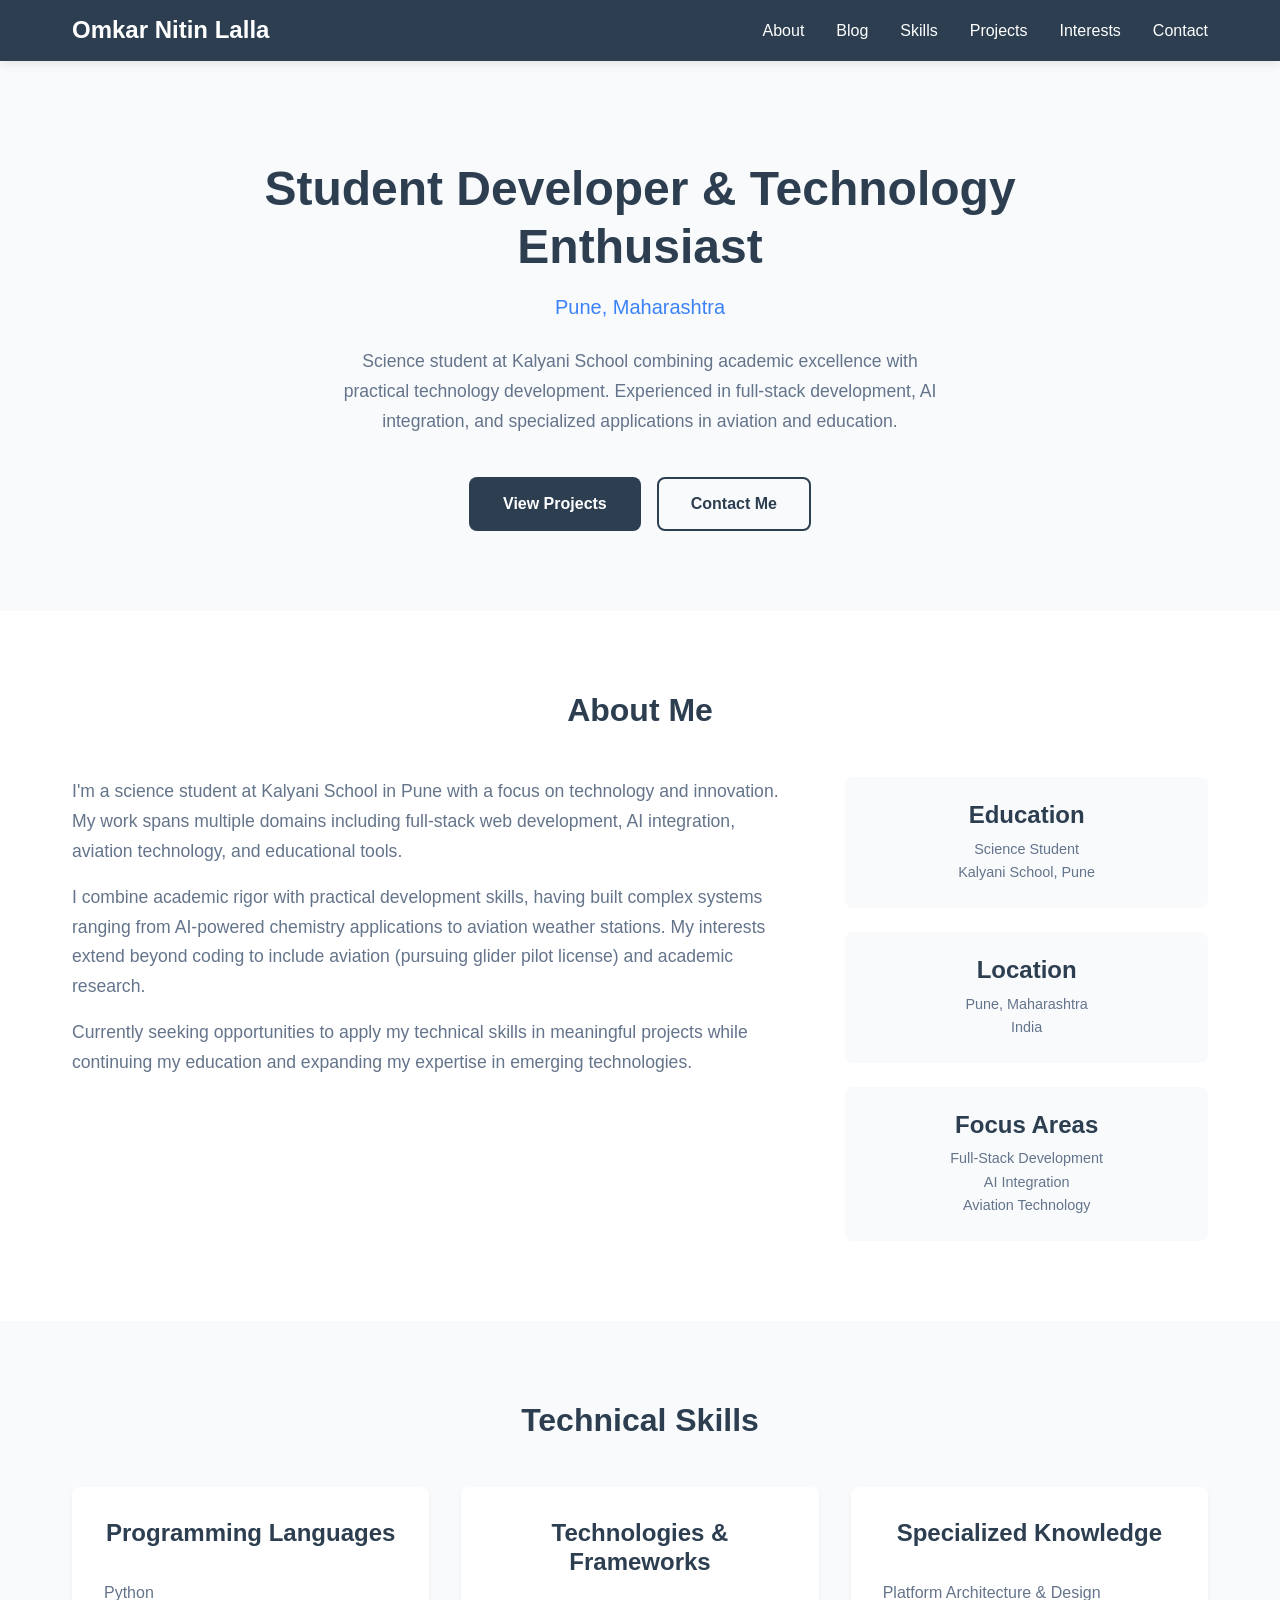
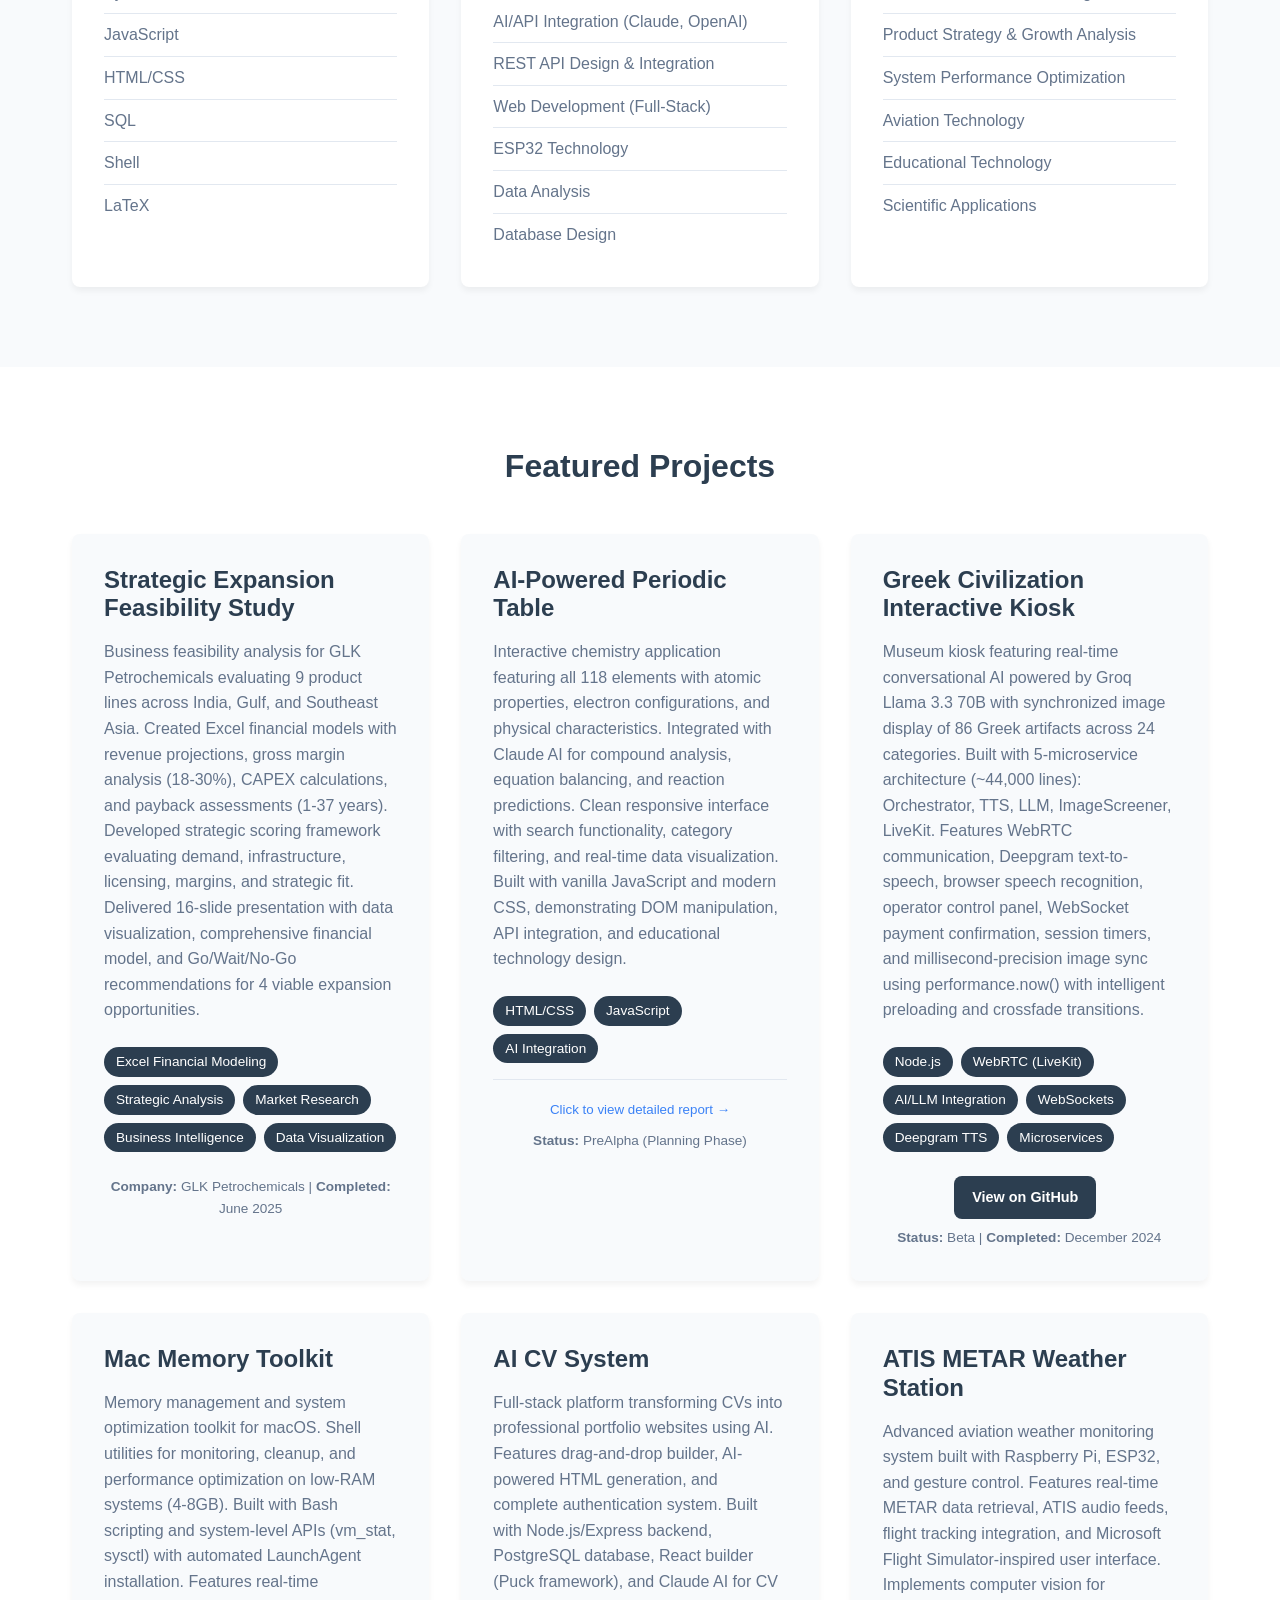
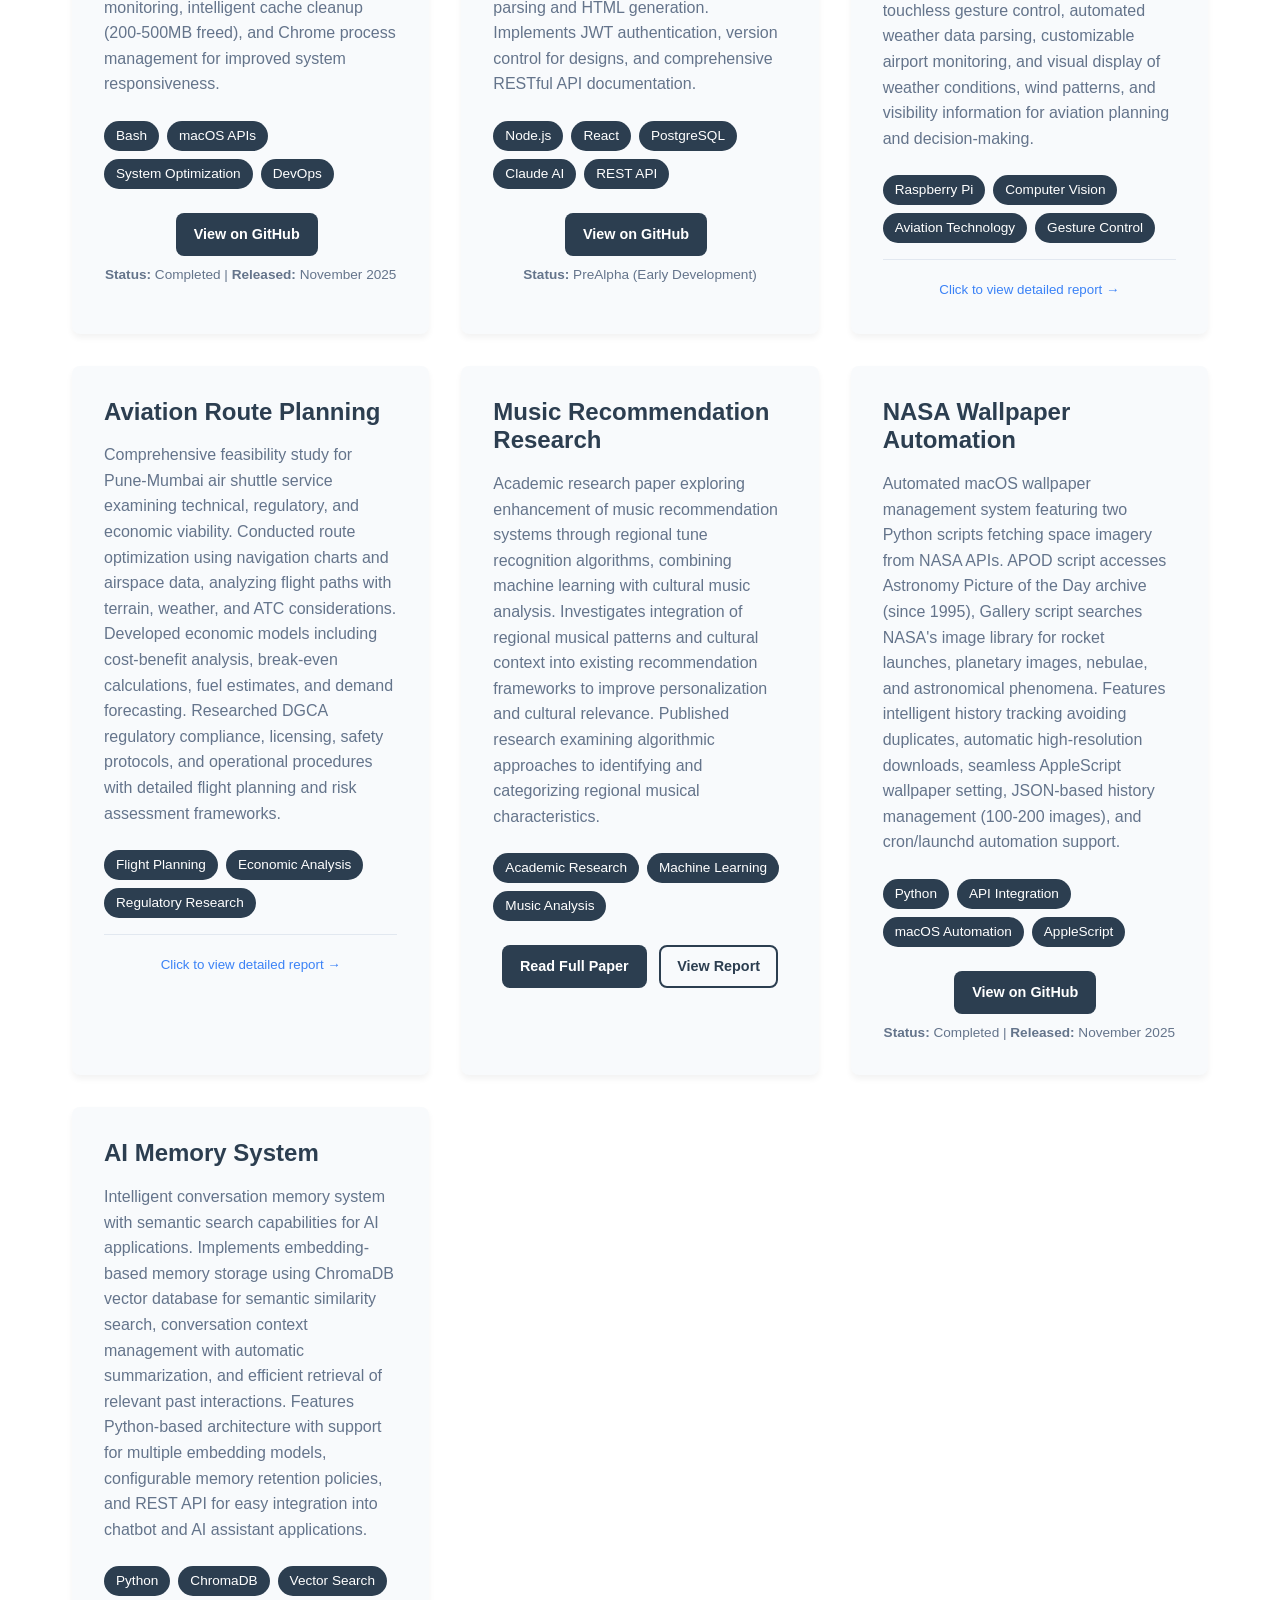
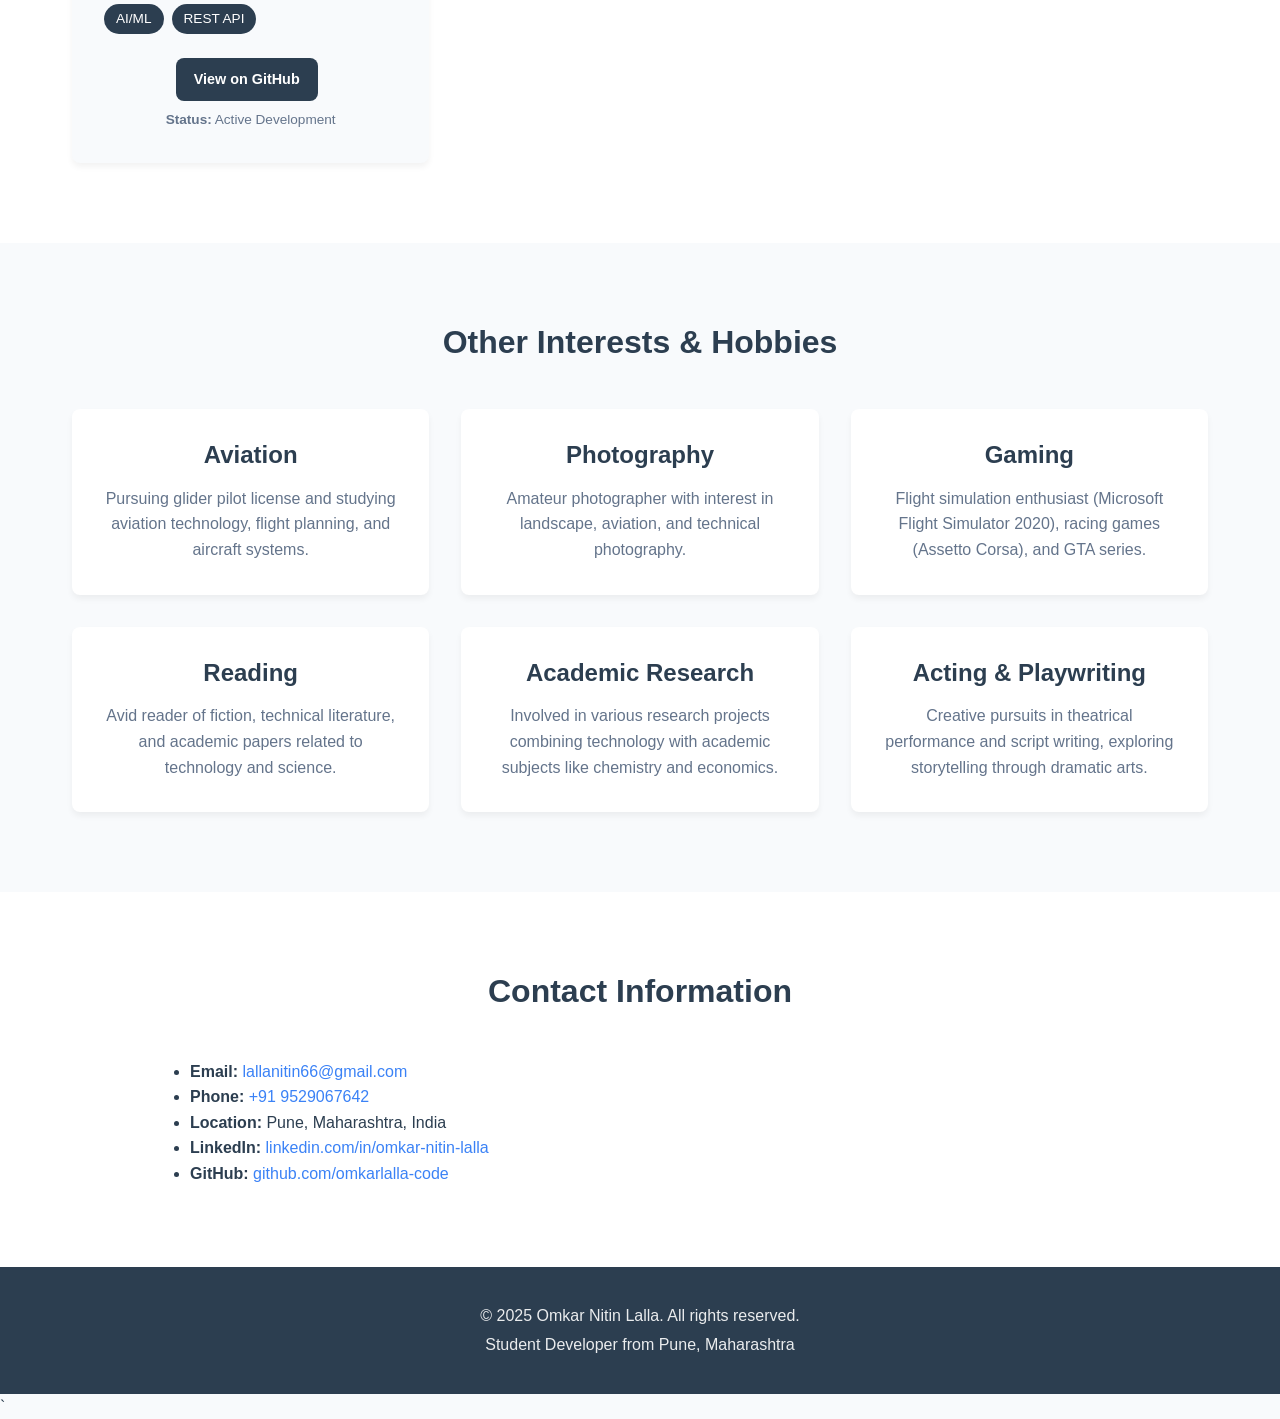
<file: index.html>
<!DOCTYPE html>
<html lang="en">
<head>
    <meta charset="UTF-8">
    <meta name="viewport" content="width=device-width, initial-scale=1.0">
    <title>Omkar Nitin Lalla - Developer & Product Strategist</title>
    <link rel="stylesheet" href="styles.css">
    <meta name="description" content="Omkar Nitin Lalla - Developer and product strategist from Pune. Full-stack development, AI integration, API architecture, and system optimization. Building software that solves real problems.">
</head>
<body>
    <!-- Header -->
    <header class="header">
        <nav class="nav">
            <div class="nav-brand">
                <h1>Omkar Nitin Lalla</h1>
            </div>
            <ul class="nav-menu">
                <li><a href="#about">About</a></li>
                <li><a href="https://omkarlalla-code.hashnode.dev/" target="_blank">Blog</a></li>
                <li><a href="#skills">Skills</a></li>
                <li><a href="#projects">Projects</a></li>
                <li><a href="#interests">Interests</a></li>
                <li><a href="#contact">Contact</a></li>
            </ul>
        </nav>
    </header>

    <!-- Main Content -->
    <main class="main">
        <!-- Hero Section -->
        <section id="home" class="hero">
            <div class="container">
                <div class="hero-content">
                    <h2 class="hero-title">Student Developer & Technology Enthusiast</h2>
                    <p class="hero-subtitle">Pune, Maharashtra</p>
                    <p class="hero-description">
                        Science student at Kalyani School combining academic excellence with practical technology development.
                        Experienced in full-stack development, AI integration, and specialized applications in aviation and education.
                    </p>
                    <div class="hero-actions">
                        <a href="#projects" class="btn btn-primary">View Projects</a>
                        <a href="#contact" class="btn btn-secondary">Contact Me</a>
                    </div>
                </div>
            </div>
        </section>

        <!-- About Section -->
        <section id="about" class="about">
            <div class="container">
                <h2 class="section-title">About Me</h2>
                <div class="about-content">
                    <div class="about-text">
                        <p>
                            I'm a science student at Kalyani School in Pune with a focus on technology and innovation.
                            My work spans multiple domains including full-stack web development, AI integration, aviation technology,
                            and educational tools.
                        </p>
                        <p>
                            I combine academic rigor with practical development skills, having built complex systems ranging from
                            AI-powered chemistry applications to aviation weather stations. My interests extend beyond coding
                            to include aviation (pursuing glider pilot license) and academic research.
                        </p>
                        <p>
                            Currently seeking opportunities to apply my technical skills in meaningful projects while continuing
                            my education and expanding my expertise in emerging technologies.
                        </p>
                    </div>
                    <div class="about-details">
                        <div class="detail-card">
                            <h3>Education</h3>
                            <p>Science Student<br>Kalyani School, Pune</p>
                        </div>
                        <div class="detail-card">
                            <h3>Location</h3>
                            <p>Pune, Maharashtra<br>India</p>
                        </div>
                        <div class="detail-card">
                            <h3>Focus Areas</h3>
                            <p>Full-Stack Development<br>AI Integration<br>Aviation Technology</p>
                        </div>
                    </div>
                </div>
            </div>
        </section>

        <!-- Skills Section -->
        <section id="skills" class="skills">
            <div class="container">
                <h2 class="section-title">Technical Skills</h2>
                <div class="skills-grid">
                    <div class="skill-category">
                        <h3>Programming Languages</h3>
                        <ul>
                            <li>Python</li>
                            <li>JavaScript</li>
                            <li>HTML/CSS</li>
                            <li>SQL</li>
                            <li>Shell</li>
                            <li>LaTeX</li>
                        </ul>
                    </div>
                    <div class="skill-category">
                        <h3>Technologies & Frameworks</h3>
                        <ul>
                            <li>AI/API Integration (Claude, OpenAI)</li>
                            <li>REST API Design & Integration</li>
                            <li>Web Development (Full-Stack)</li>
                            <li>ESP32 Technology</li>
                            <li>Data Analysis</li>
                            <li>Database Design</li>
                        </ul>
                    </div>
                    <div class="skill-category">
                        <h3>Specialized Knowledge</h3>
                        <ul>
                            <li>Platform Architecture & Design</li>
                            <li>Product Strategy & Growth Analysis</li>
                            <li>System Performance Optimization</li>
                            <li>Aviation Technology</li>
                            <li>Educational Technology</li>
                            <li>Scientific Applications</li>
                        </ul>
                    </div>
                </div>
            </div>
        </section>

        <!-- Projects Section -->
        <section id="projects" class="projects">
            <div class="container">
                <h2 class="section-title">Featured Projects</h2>
                <div class="projects-grid">
                    <div class="project-card">
                        <h3>Strategic Expansion Feasibility Study</h3>
                        <p>
                            Business feasibility analysis for GLK Petrochemicals evaluating 9 product lines across India, Gulf, and Southeast Asia. Created Excel financial models with revenue projections, gross margin analysis (18-30%), CAPEX calculations, and payback assessments (1-37 years). Developed strategic scoring framework evaluating demand, infrastructure, licensing, margins, and strategic fit. Delivered 16-slide presentation with data visualization, comprehensive financial model, and Go/Wait/No-Go recommendations for 4 viable expansion opportunities.
                        </p>
                        <div class="project-tech">
                            <span>Excel Financial Modeling</span>
                            <span>Strategic Analysis</span>
                            <span>Market Research</span>
                            <span>Business Intelligence</span>
                            <span>Data Visualization</span>
                        </div>
                        <div class="project-link" style="border-top: none; padding-top: 0.5rem; margin-top: 1rem;">
                            <span style="display: block; font-size: 0.85rem; color: #64748b;"><strong>Company:</strong> GLK Petrochemicals | <strong>Completed:</strong> June 2025</span>
                        </div>
                    </div>

                    <div class="project-card" onclick="window.open('Project_Reports/periodic_table_report.html', '_blank')" style="cursor: pointer;">
                        <h3>AI-Powered Periodic Table</h3>
                        <p>
                            Interactive chemistry application featuring all 118 elements with atomic properties, electron configurations, and physical characteristics. Integrated with Claude AI for compound analysis, equation balancing, and reaction predictions. Clean responsive interface with search functionality, category filtering, and real-time data visualization. Built with vanilla JavaScript and modern CSS, demonstrating DOM manipulation, API integration, and educational technology design.
                        </p>
                        <div class="project-tech">
                            <span>HTML/CSS</span>
                            <span>JavaScript</span>
                            <span>AI Integration</span>
                        </div>
                        <div class="project-link">
                            <small style="color: #3b82f6; font-weight: 500;">Click to view detailed report →</small>
                            <span style="display: block; margin-top: 0.5rem; font-size: 0.85rem; color: #64748b;"><strong>Status:</strong> PreAlpha (Planning Phase)</span>
                        </div>
                    </div>

                    <div class="project-card">
                        <h3>Greek Civilization Interactive Kiosk</h3>
                        <p>
                            Museum kiosk featuring real-time conversational AI powered by Groq Llama 3.3 70B with synchronized image display of 86 Greek artifacts across 24 categories. Built with 5-microservice architecture (~44,000 lines): Orchestrator, TTS, LLM, ImageScreener, LiveKit. Features WebRTC communication, Deepgram text-to-speech, browser speech recognition, operator control panel, WebSocket payment confirmation, session timers, and millisecond-precision image sync using performance.now() with intelligent preloading and crossfade transitions.
                        </p>
                        <div class="project-tech">
                            <span>Node.js</span>
                            <span>WebRTC (LiveKit)</span>
                            <span>AI/LLM Integration</span>
                            <span>WebSockets</span>
                            <span>Deepgram TTS</span>
                            <span>Microservices</span>
                        </div>
                        <div class="project-link" style="border-top: none; padding-top: 0.5rem; margin-top: 1rem;">
                            <a href="https://github.com/omkarlalla-code/kiosk-project" target="_blank" class="btn btn-primary" style="font-size: 0.9rem; padding: 0.5rem 1rem; margin-right: 0.5rem;">View on GitHub</a>
                            <span style="display: block; margin-top: 0.5rem; font-size: 0.85rem; color: #64748b;"><strong>Status:</strong> Beta | <strong>Completed:</strong> December 2024</span>
                        </div>
                    </div>

                    <div class="project-card">
                        <h3>Mac Memory Toolkit</h3>
                        <p>
                            Memory management and system optimization toolkit for macOS. Shell utilities for monitoring, cleanup, and performance optimization on low-RAM systems (4-8GB). Built with Bash scripting and system-level APIs (vm_stat, sysctl) with automated LaunchAgent installation. Features real-time monitoring, intelligent cache cleanup (200-500MB freed), and Chrome process management for improved system responsiveness.
                        </p>
                        <div class="project-tech">
                            <span>Bash</span>
                            <span>macOS APIs</span>
                            <span>System Optimization</span>
                            <span>DevOps</span>
                        </div>
                        <div class="project-link" style="border-top: none; padding-top: 0.5rem; margin-top: 1rem;">
                            <a href="https://github.com/omkarlalla-code/mac-memory-toolkit" target="_blank" class="btn btn-primary" style="font-size: 0.9rem; padding: 0.5rem 1rem; margin-right: 0.5rem;">View on GitHub</a>
                            <span style="display: block; margin-top: 0.5rem; font-size: 0.85rem; color: #64748b;"><strong>Status:</strong> Completed | <strong>Released:</strong> November 2025</span>
                        </div>
                    </div>

                    <div class="project-card">
                        <h3>AI CV System</h3>
                        <p>
                            Full-stack platform transforming CVs into professional portfolio websites using AI. Features drag-and-drop builder, AI-powered HTML generation, and complete authentication system. Built with Node.js/Express backend, PostgreSQL database, React builder (Puck framework), and Claude AI for CV parsing and HTML generation. Implements JWT authentication, version control for designs, and comprehensive RESTful API documentation.
                        </p>
                        <div class="project-tech">
                            <span>Node.js</span>
                            <span>React</span>
                            <span>PostgreSQL</span>
                            <span>Claude AI</span>
                            <span>REST API</span>
                        </div>
                        <div class="project-link" style="border-top: none; padding-top: 0.5rem; margin-top: 1rem;">
                            <a href="https://github.com/omkarlalla-code/ai-cv-system" target="_blank" class="btn btn-primary" style="font-size: 0.9rem; padding: 0.5rem 1rem; margin-right: 0.5rem;">View on GitHub</a>
                            <span style="display: block; margin-top: 0.5rem; font-size: 0.85rem; color: #64748b;"><strong>Status:</strong> PreAlpha (Early Development)</span>
                        </div>
                    </div>

                    <div class="project-card" onclick="window.open('Project_Reports/atis_weather_station_report.html', '_blank')" style="cursor: pointer;">
                        <h3>ATIS METAR Weather Station</h3>
                        <p>
                            Advanced aviation weather monitoring system built with Raspberry Pi, ESP32, and gesture control. Features real-time METAR data retrieval, ATIS audio feeds, flight tracking integration, and Microsoft Flight Simulator-inspired user interface. Implements computer vision for touchless gesture control, automated weather data parsing, customizable airport monitoring, and visual display of weather conditions, wind patterns, and visibility information for aviation planning and decision-making.
                        </p>
                        <div class="project-tech">
                            <span>Raspberry Pi</span>
                            <span>Computer Vision</span>
                            <span>Aviation Technology</span>
                            <span>Gesture Control</span>
                        </div>
                        <div class="project-link">
                            <small style="color: #3b82f6; font-weight: 500;">Click to view detailed report →</small>
                        </div>
                    </div>
                    
                    <div class="project-card" onclick="window.open('Project_Reports/aviation_planning_report.html', '_blank')" style="cursor: pointer;">
                        <h3>Aviation Route Planning</h3>
                        <p>
                            Comprehensive feasibility study for Pune-Mumbai air shuttle service examining technical, regulatory, and economic viability. Conducted route optimization using navigation charts and airspace data, analyzing flight paths with terrain, weather, and ATC considerations. Developed economic models including cost-benefit analysis, break-even calculations, fuel estimates, and demand forecasting. Researched DGCA regulatory compliance, licensing, safety protocols, and operational procedures with detailed flight planning and risk assessment frameworks.
                        </p>
                        <div class="project-tech">
                            <span>Flight Planning</span>
                            <span>Economic Analysis</span>
                            <span>Regulatory Research</span>
                        </div>
                        <div class="project-link">
                            <small style="color: #3b82f6; font-weight: 500;">Click to view detailed report →</small>
                        </div>
                    </div>
                    
                    <div class="project-card">
                        <h3>Music Recommendation Research</h3>
                        <p>
                            Academic research paper exploring enhancement of music recommendation systems through regional tune recognition algorithms, combining machine learning with cultural music analysis. Investigates integration of regional musical patterns and cultural context into existing recommendation frameworks to improve personalization and cultural relevance. Published research examining algorithmic approaches to identifying and categorizing regional musical characteristics.
                        </p>
                        <div class="project-tech">
                            <span>Academic Research</span>
                            <span>Machine Learning</span>
                            <span>Music Analysis</span>
                        </div>
                        <div class="project-link" style="border-top: none; padding-top: 0.5rem; margin-top: 1rem;">
                            <a href="https://www.scribd.com/document/855293851/Enhancing-Music-Recommendation-Systems-With-Regional-Tune-Recognition-Final-1" target="_blank" class="btn btn-primary" style="font-size: 0.9rem; padding: 0.5rem 1rem; margin-right: 0.5rem;">Read Full Paper</a>
                            <a href="Project_Reports/music_recommendation_research_report.html" target="_blank" class="btn btn-secondary" style="font-size: 0.9rem; padding: 0.5rem 1rem;">View Report</a>
                        </div>
                    </div>

                    <div class="project-card">
                        <h3>NASA Wallpaper Automation</h3>
                        <p>
                            Automated macOS wallpaper management system featuring two Python scripts fetching space imagery from NASA APIs. APOD script accesses Astronomy Picture of the Day archive (since 1995), Gallery script searches NASA's image library for rocket launches, planetary images, nebulae, and astronomical phenomena. Features intelligent history tracking avoiding duplicates, automatic high-resolution downloads, seamless AppleScript wallpaper setting, JSON-based history management (100-200 images), and cron/launchd automation support.
                        </p>
                        <div class="project-tech">
                            <span>Python</span>
                            <span>API Integration</span>
                            <span>macOS Automation</span>
                            <span>AppleScript</span>
                        </div>
                        <div class="project-link" style="border-top: none; padding-top: 0.5rem; margin-top: 1rem;">
                            <a href="https://github.com/omkarlalla-code/nasa-wallpaper" target="_blank" class="btn btn-primary" style="font-size: 0.9rem; padding: 0.5rem 1rem; margin-right: 0.5rem;">View on GitHub</a>
                            <span style="display: block; margin-top: 0.5rem; font-size: 0.85rem; color: #64748b;"><strong>Status:</strong> Completed | <strong>Released:</strong> November 2025</span>
                        </div>
                    </div>

                    <div class="project-card">
                        <h3>AI Memory System</h3>
                        <p>
                            Intelligent conversation memory system with semantic search capabilities for AI applications. Implements embedding-based memory storage using ChromaDB vector database for semantic similarity search, conversation context management with automatic summarization, and efficient retrieval of relevant past interactions. Features Python-based architecture with support for multiple embedding models, configurable memory retention policies, and REST API for easy integration into chatbot and AI assistant applications.
                        </p>
                        <div class="project-tech">
                            <span>Python</span>
                            <span>ChromaDB</span>
                            <span>Vector Search</span>
                            <span>AI/ML</span>
                            <span>REST API</span>
                        </div>
                        <div class="project-link" style="border-top: none; padding-top: 0.5rem; margin-top: 1rem;">
                            <a href="https://github.com/omkarlalla-code/ai-memory-system" target="_blank" class="btn btn-primary" style="font-size: 0.9rem; padding: 0.5rem 1rem; margin-right: 0.5rem;">View on GitHub</a>
                            <span style="display: block; margin-top: 0.5rem; font-size: 0.85rem; color: #64748b;"><strong>Status:</strong> Active Development</span>
                        </div>
                    </div>

                </div>
            </div>
        </section>

        <!-- Interests Section -->
        <section id="interests" class="interests">
            <div class="container">
                <h2 class="section-title">Other Interests & Hobbies</h2>
                <div class="interests-grid">
                    <div class="interest-card">
                        <h3>Aviation</h3>
                        <p>Pursuing glider pilot license and studying aviation technology, flight planning, and aircraft systems.</p>
                    </div>
                    <div class="interest-card">
                        <h3>Photography</h3>
                        <p>Amateur photographer with interest in landscape, aviation, and technical photography.</p>
                    </div>
                    <div class="interest-card">
                        <h3>Gaming</h3>
                        <p>Flight simulation enthusiast (Microsoft Flight Simulator 2020), racing games (Assetto Corsa), and GTA series.</p>
                    </div>
                    <div class="interest-card">
                        <h3>Reading</h3>
                        <p>Avid reader of fiction, technical literature, and academic papers related to technology and science.</p>
                    </div>
                    <div class="interest-card">
                        <h3>Academic Research</h3>
                        <p>Involved in various research projects combining technology with academic subjects like chemistry and economics.</p>
                    </div>
                    <div class="interest-card">
                        <h3>Acting & Playwriting</h3>
                        <p>Creative pursuits in theatrical performance and script writing, exploring storytelling through dramatic arts.</p>
                    </div>
                </div>
            </div>
        </section>

        <!-- Contact Section -->
        <section id="contact" class="contact">
            <div class="container">
                <h2 class="section-title">Contact Information</h2>
                <div class="contact-content">
                    <div class="contact-info">
                        <ul class="contact-list">
                            <li><strong>Email:</strong> <a href="mailto:lallanitin66@gmail.com">lallanitin66@gmail.com</a></li>
                            <li><strong>Phone:</strong> <a href="tel:+919529067642">+91 9529067642</a></li>
                            <li><strong>Location:</strong> Pune, Maharashtra, India</li>
                            <li><strong>LinkedIn:</strong> <a href="https://www.linkedin.com/in/omkar-nitin-lalla/" target="_blank">linkedin.com/in/omkar-nitin-lalla</a></li>
                            <li><strong>GitHub:</strong> <a href="https://github.com/omkarlalla-code" target="_blank">github.com/omkarlalla-code</a></li>
                        </ul>
                    </div>
                </div>
            </div>
        </section>
    </main>

    <!-- Footer -->
    <footer class="footer">
        <div class="container">
            <p>&copy; 2025 Omkar Nitin Lalla. All rights reserved.</p>
            <p>Student Developer from Pune, Maharashtra</p>
        </div>
    </footer>
</body>
</html>`
</file>
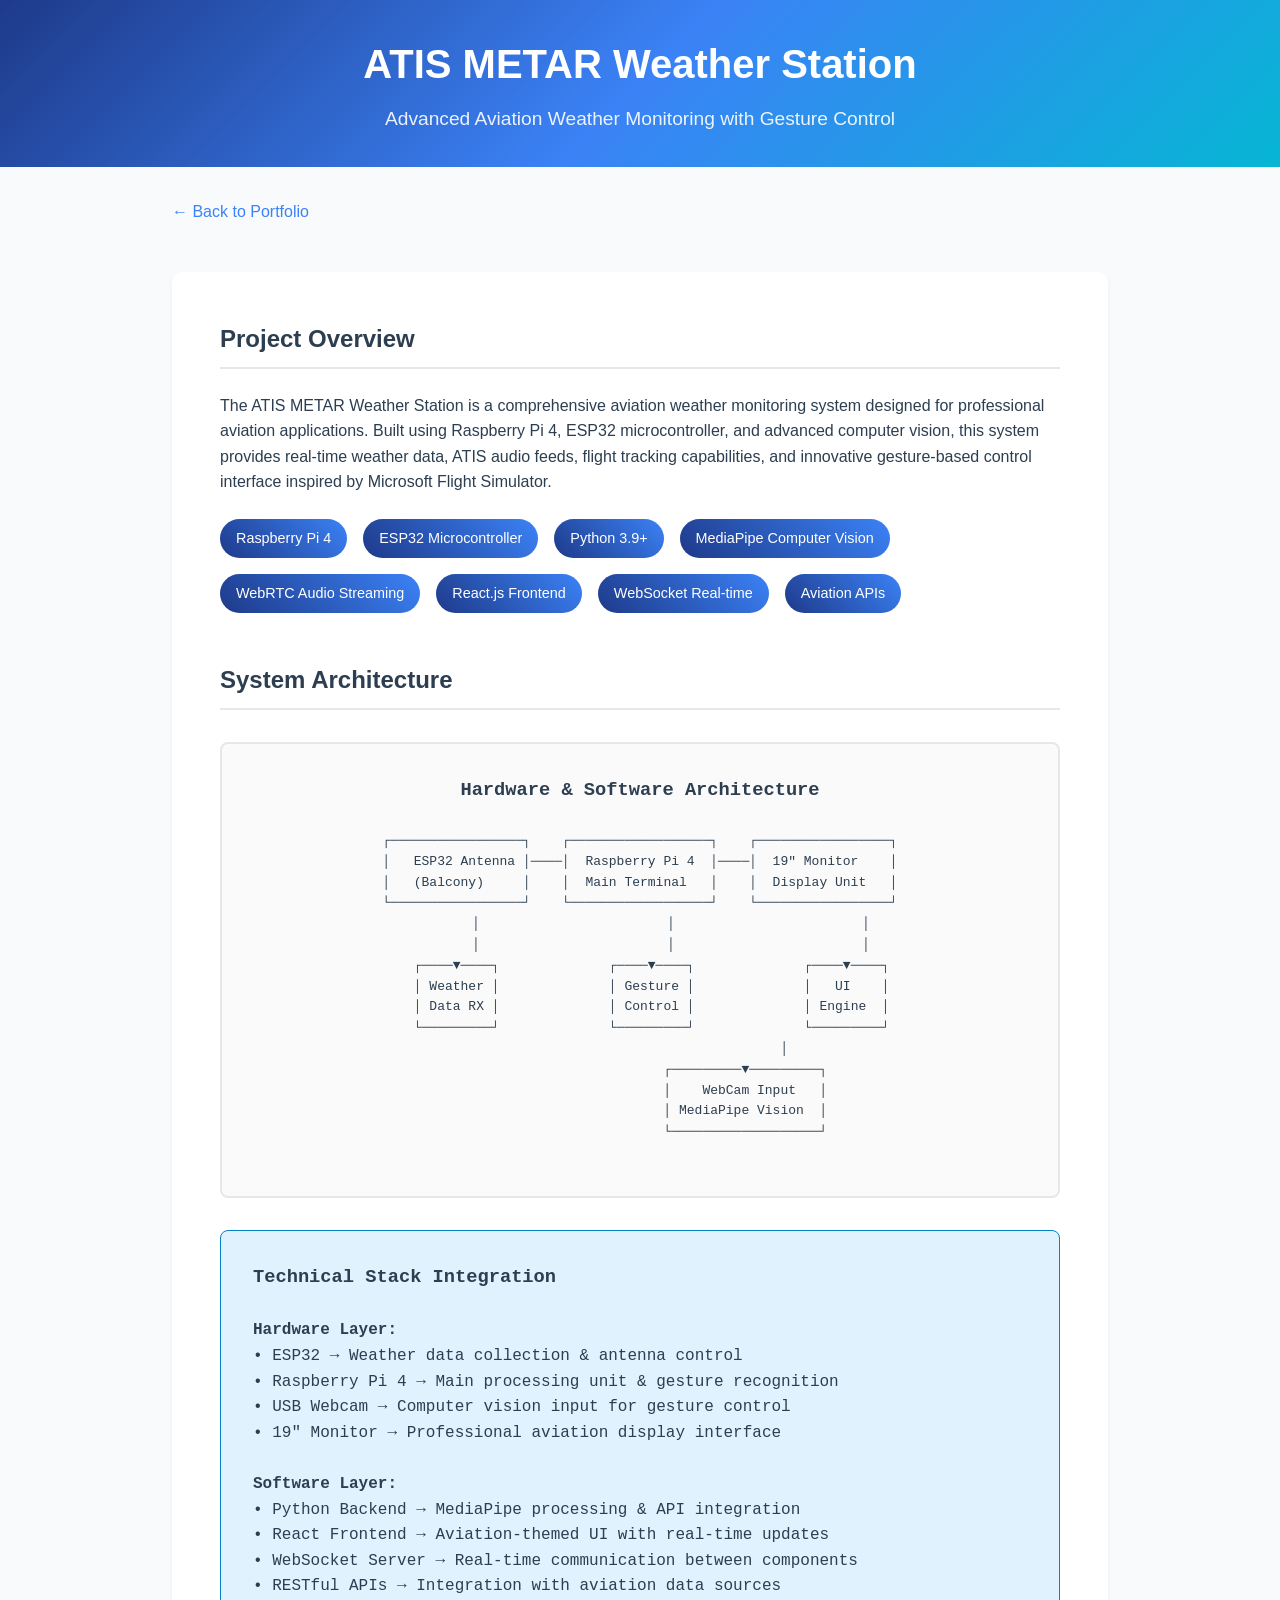
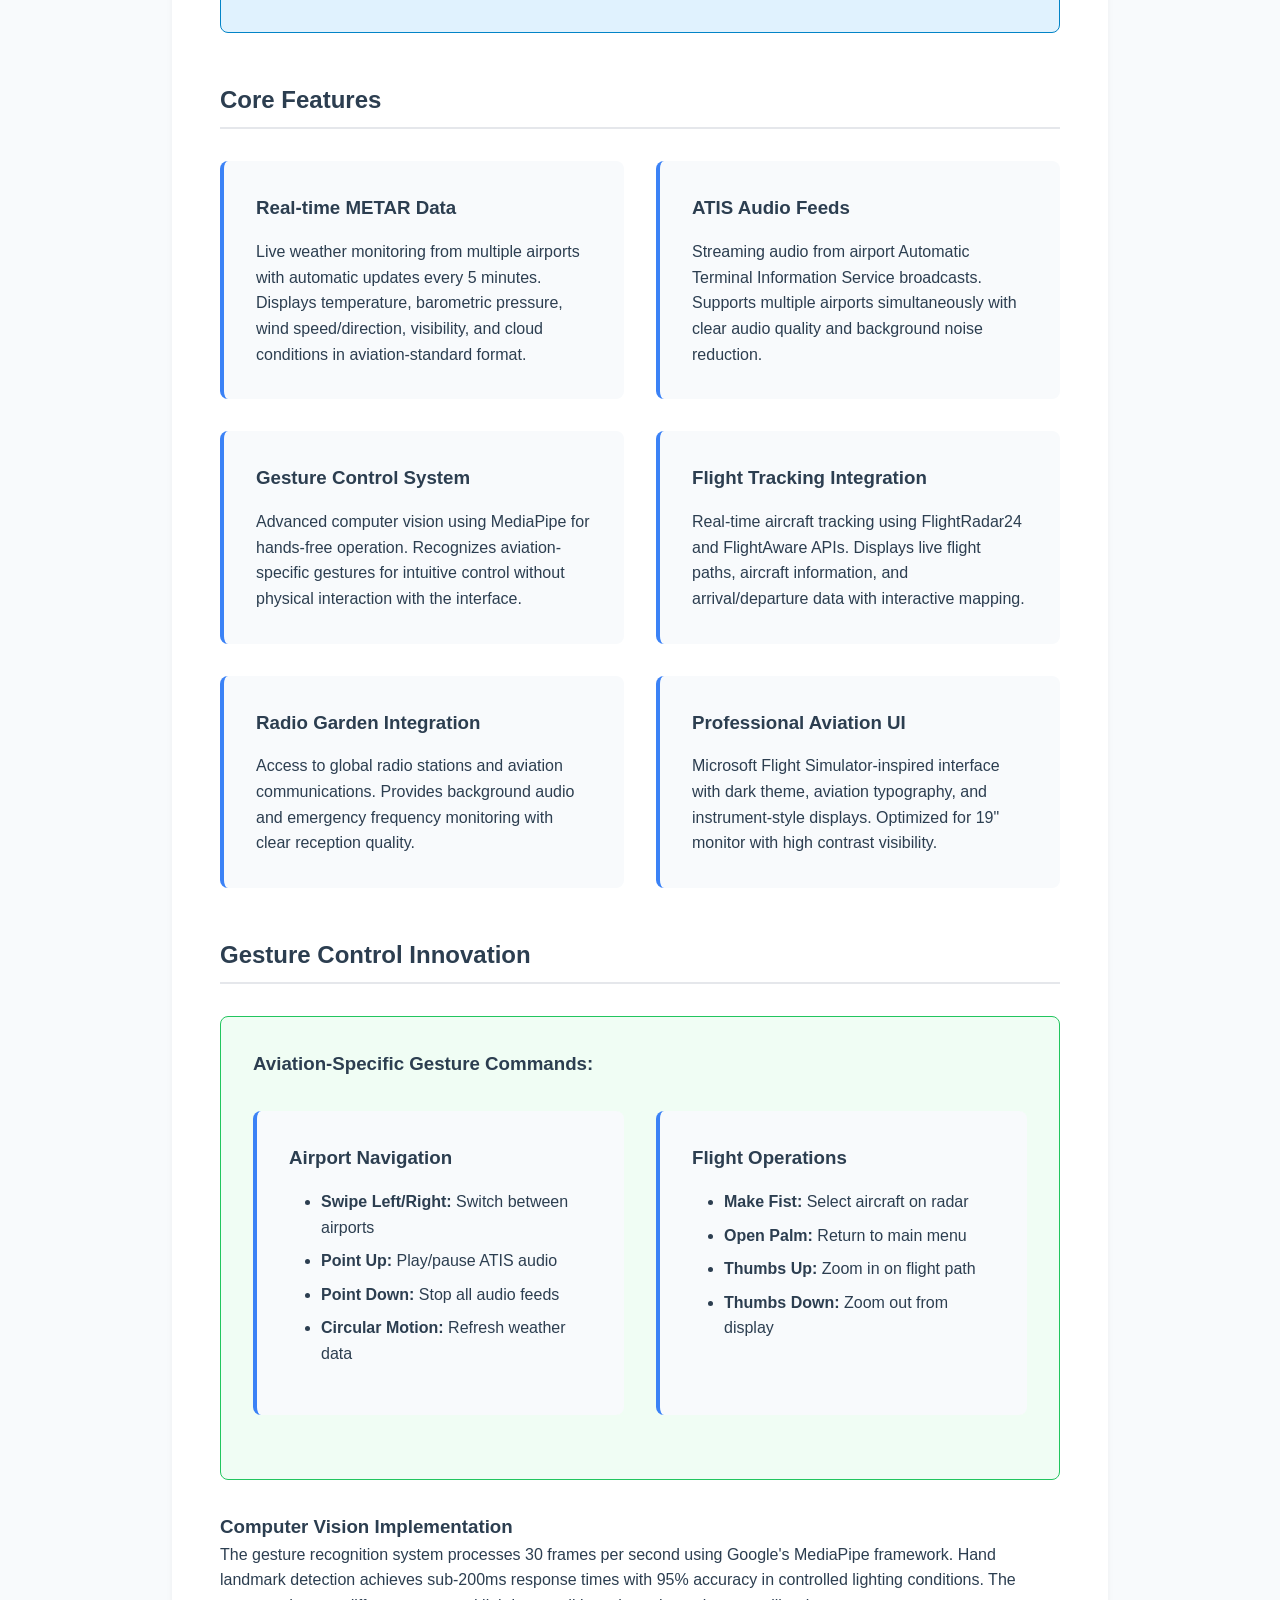
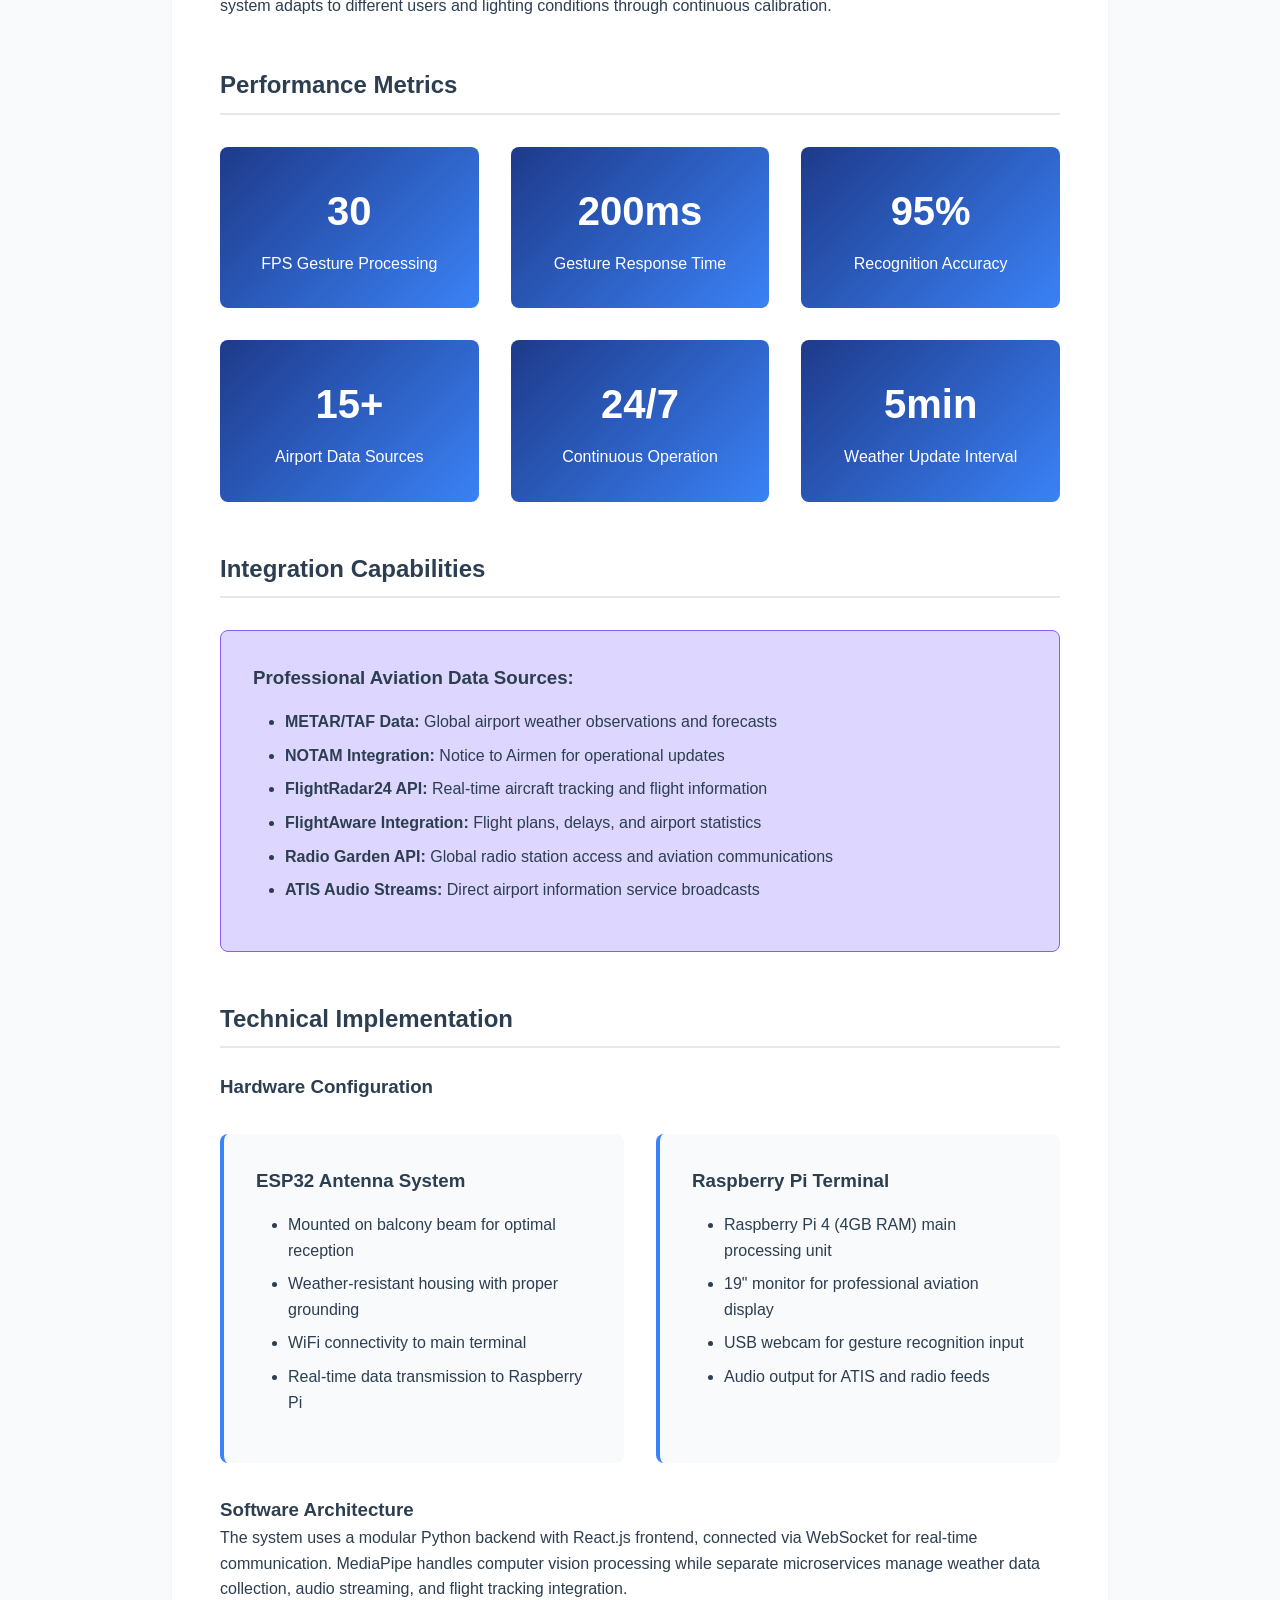
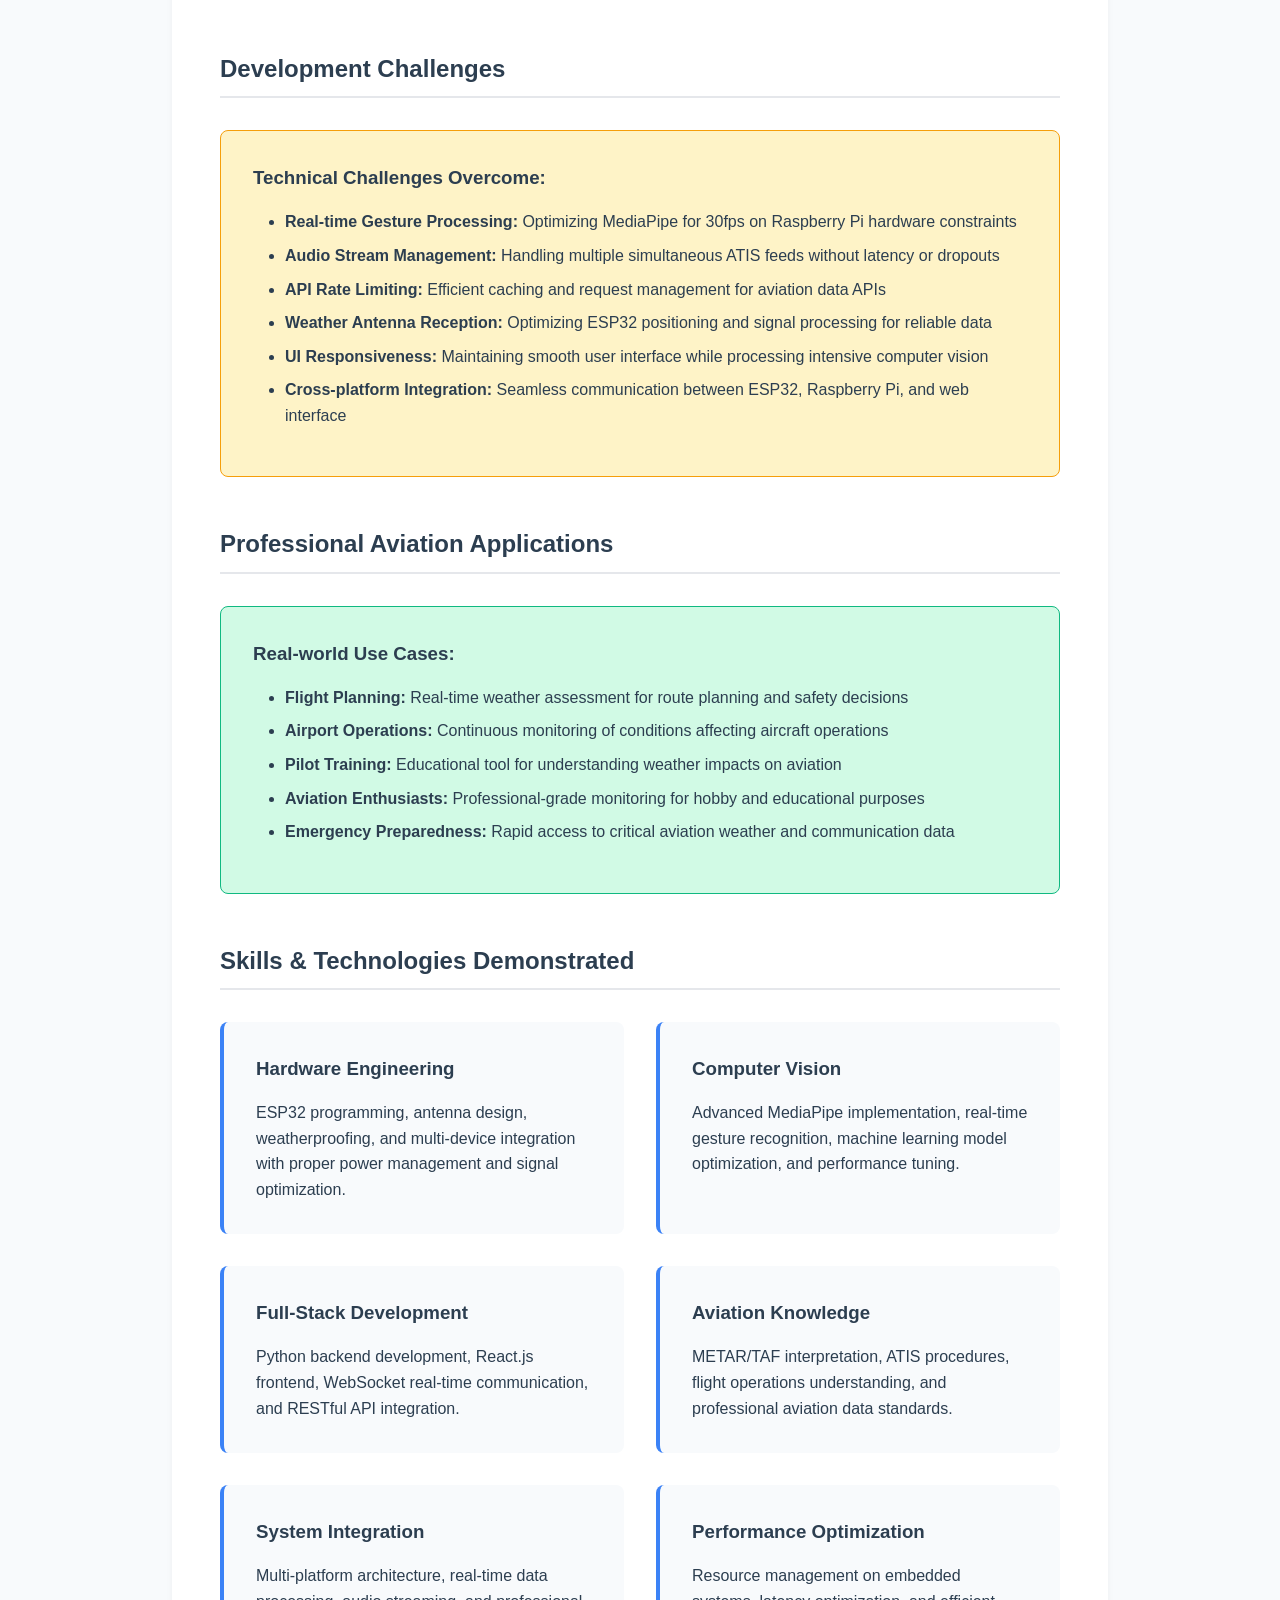
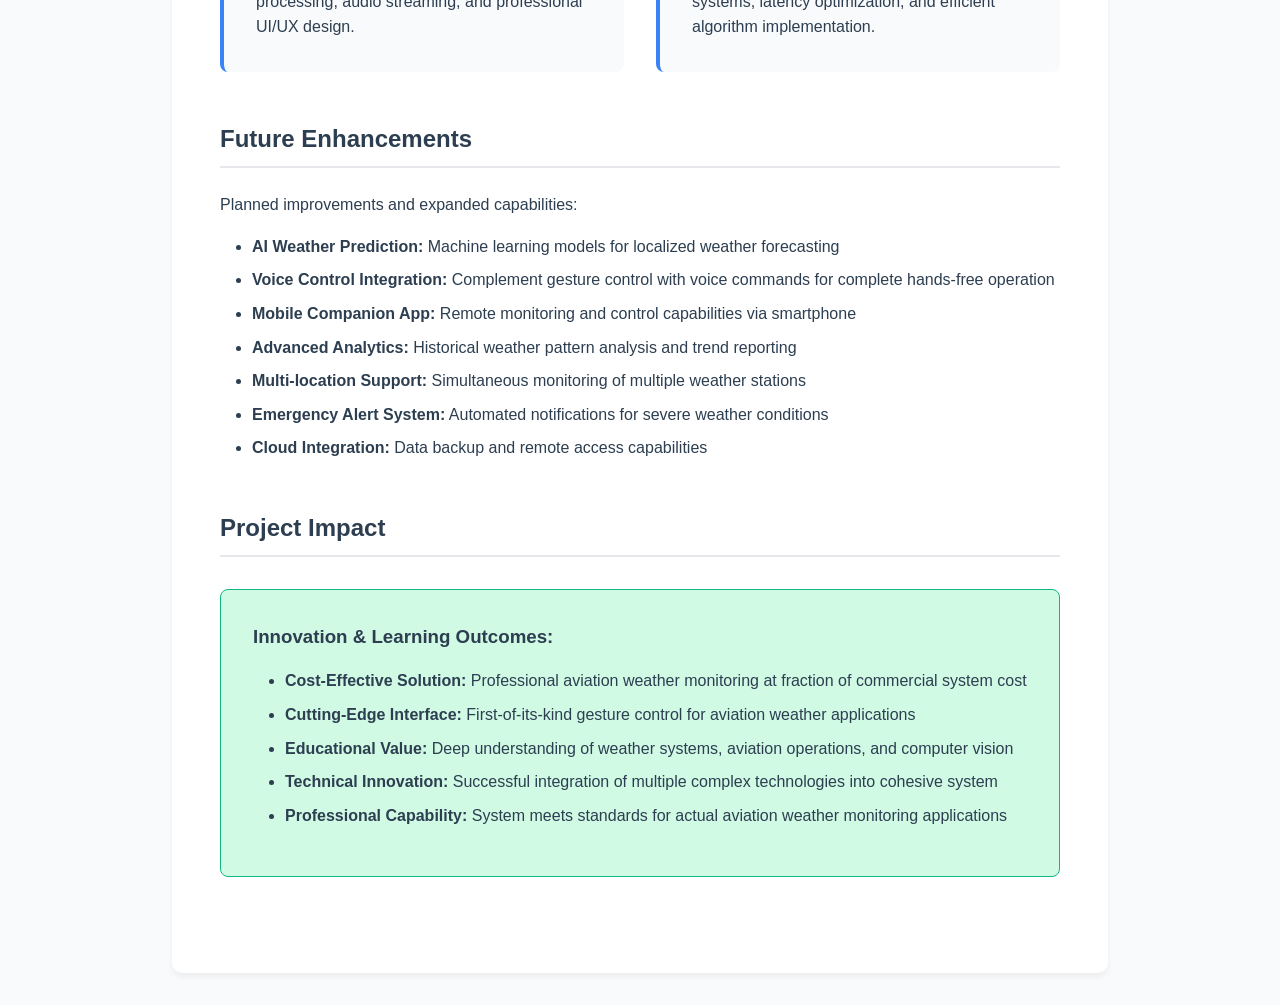
<file: Project_Reports/atis_weather_station_report.html>
<!DOCTYPE html>
<html lang="en">
<head>
    <meta charset="UTF-8">
    <meta name="viewport" content="width=device-width, initial-scale=1.0">
    <title>ATIS METAR Weather Station - Project Report | Omkar Nitin Lalla</title>
    <style>
        * {
            margin: 0;
            padding: 0;
            box-sizing: border-box;
        }

        body {
            font-family: -apple-system, BlinkMacSystemFont, 'Segoe UI', Roboto, sans-serif;
            line-height: 1.6;
            color: #2c3e50;
            background: #f8fafc;
        }

        .header {
            background: linear-gradient(135deg, #1e3a8a 0%, #3b82f6 50%, #06b6d4 100%);
            color: white;
            padding: 2rem 0;
            text-align: center;
        }

        .container {
            max-width: 1000px;
            margin: 0 auto;
            padding: 0 2rem;
        }

        .back-link {
            display: inline-block;
            margin: 2rem 0 1rem;
            color: #3b82f6;
            text-decoration: none;
            font-weight: 500;
        }

        .back-link:hover {
            color: #2c3e50;
        }

        .report-title {
            font-size: 2.5rem;
            margin-bottom: 0.5rem;
        }

        .report-subtitle {
            font-size: 1.2rem;
            opacity: 0.9;
        }

        .content {
            background: white;
            margin: 2rem 0;
            padding: 3rem;
            border-radius: 10px;
            box-shadow: 0 4px 6px rgba(0, 0, 0, 0.05);
        }

        .section {
            margin-bottom: 3rem;
        }

        .section h2 {
            color: #2c3e50;
            margin-bottom: 1.5rem;
            padding-bottom: 0.5rem;
            border-bottom: 2px solid #e5e7eb;
        }

        .tech-stack {
            display: flex;
            flex-wrap: wrap;
            gap: 1rem;
            margin: 1.5rem 0;
        }

        .tech-tag {
            background: linear-gradient(45deg, #1e3a8a, #3b82f6);
            color: white;
            padding: 0.5rem 1rem;
            border-radius: 20px;
            font-size: 0.9rem;
            font-weight: 500;
        }

        .feature-grid {
            display: grid;
            grid-template-columns: repeat(auto-fit, minmax(300px, 1fr));
            gap: 2rem;
            margin: 2rem 0;
        }

        .feature-card {
            background: #f8fafc;
            padding: 2rem;
            border-radius: 8px;
            border-left: 4px solid #3b82f6;
        }

        .feature-card h3 {
            color: #2c3e50;
            margin-bottom: 1rem;
        }

        .stats {
            display: grid;
            grid-template-columns: repeat(auto-fit, minmax(200px, 1fr));
            gap: 2rem;
            margin: 2rem 0;
        }

        .stat-card {
            background: linear-gradient(135deg, #1e3a8a, #3b82f6);
            color: white;
            padding: 2rem;
            border-radius: 8px;
            text-align: center;
        }

        .stat-number {
            font-size: 2.5rem;
            font-weight: bold;
            margin-bottom: 0.5rem;
        }

        .system-architecture {
            background: #e0f2fe;
            border: 1px solid #0284c7;
            border-radius: 8px;
            padding: 2rem;
            margin: 2rem 0;
            font-family: 'Courier New', monospace;
        }

        .gesture-demo {
            background: #f0fdf4;
            border: 1px solid #22c55e;
            border-radius: 8px;
            padding: 2rem;
            margin: 2rem 0;
        }

        .challenges {
            background: #fef3c7;
            border: 1px solid #f59e0b;
            border-radius: 8px;
            padding: 2rem;
            margin: 2rem 0;
        }

        .outcomes {
            background: #d1fae5;
            border: 1px solid #10b981;
            border-radius: 8px;
            padding: 2rem;
            margin: 2rem 0;
        }

        .aviation-focus {
            background: #ddd6fe;
            border: 1px solid #8b5cf6;
            border-radius: 8px;
            padding: 2rem;
            margin: 2rem 0;
        }

        ul {
            margin: 1rem 0;
            padding-left: 2rem;
        }

        li {
            margin-bottom: 0.5rem;
        }

        .project-links {
            display: flex;
            gap: 1rem;
            margin: 2rem 0;
            flex-wrap: wrap;
        }

        .btn {
            background: linear-gradient(45deg, #1e3a8a, #3b82f6);
            color: white;
            padding: 0.75rem 1.5rem;
            border-radius: 5px;
            text-decoration: none;
            font-weight: 500;
            transition: all 0.2s;
        }

        .btn:hover {
            transform: translateY(-2px);
            box-shadow: 0 4px 15px rgba(59, 130, 246, 0.3);
        }

        .btn-secondary {
            background: transparent;
            border: 2px solid #3b82f6;
            color: #3b82f6;
        }

        .btn-secondary:hover {
            background: linear-gradient(45deg, #1e3a8a, #3b82f6);
            color: white;
        }

        .component-diagram {
            background: #fafafa;
            border: 2px solid #e5e7eb;
            border-radius: 8px;
            padding: 2rem;
            margin: 2rem 0;
            text-align: center;
            font-family: 'Courier New', monospace;
        }

        @media (max-width: 768px) {
            .content {
                padding: 2rem;
            }
            
            .report-title {
                font-size: 2rem;
            }
            
            .feature-grid,
            .stats {
                grid-template-columns: 1fr;
            }
            
            .project-links {
                flex-direction: column;
            }
        }
    </style>
</head>
<body>
    <div class="header">
        <div class="container">
            <h1 class="report-title">ATIS METAR Weather Station</h1>
            <p class="report-subtitle">Advanced Aviation Weather Monitoring with Gesture Control</p>
        </div>
    </div>

    <div class="container">
        <a href="../index.html" class="back-link">← Back to Portfolio</a>
        
        <div class="content">
            <div class="section">
                <h2>Project Overview</h2>
                <p>
                    The ATIS METAR Weather Station is a comprehensive aviation weather monitoring system designed for professional 
                    aviation applications. Built using Raspberry Pi 4, ESP32 microcontroller, and advanced computer vision, this 
                    system provides real-time weather data, ATIS audio feeds, flight tracking capabilities, and innovative gesture-based 
                    control interface inspired by Microsoft Flight Simulator.
                </p>
                
                <div class="tech-stack">
                    <span class="tech-tag">Raspberry Pi 4</span>
                    <span class="tech-tag">ESP32 Microcontroller</span>
                    <span class="tech-tag">Python 3.9+</span>
                    <span class="tech-tag">MediaPipe Computer Vision</span>
                    <span class="tech-tag">WebRTC Audio Streaming</span>
                    <span class="tech-tag">React.js Frontend</span>
                    <span class="tech-tag">WebSocket Real-time</span>
                    <span class="tech-tag">Aviation APIs</span>
                </div>
            </div>

            <div class="section">
                <h2>System Architecture</h2>
                <div class="component-diagram">
                    <h3>Hardware & Software Architecture</h3>
                    <br>
                    <pre>
┌─────────────────┐    ┌──────────────────┐    ┌─────────────────┐
│   ESP32 Antenna │────│  Raspberry Pi 4  │────│  19" Monitor    │
│   (Balcony)     │    │  Main Terminal   │    │  Display Unit   │
└─────────────────┘    └──────────────────┘    └─────────────────┘
        │                        │                        │
        │                        │                        │
   ┌────▼────┐              ┌────▼────┐              ┌────▼────┐
   │ Weather │              │ Gesture │              │   UI    │
   │ Data RX │              │ Control │              │ Engine  │
   └─────────┘              └─────────┘              └─────────┘
                                     │
                           ┌─────────▼─────────┐
                           │    WebCam Input   │
                           │ MediaPipe Vision  │
                           └───────────────────┘
                    </pre>
                </div>

                <div class="system-architecture">
                    <h3>Technical Stack Integration</h3>
                    <br>
                    <strong>Hardware Layer:</strong><br>
                    • ESP32 → Weather data collection & antenna control<br>
                    • Raspberry Pi 4 → Main processing unit & gesture recognition<br>
                    • USB Webcam → Computer vision input for gesture control<br>
                    • 19" Monitor → Professional aviation display interface<br>
                    <br>
                    <strong>Software Layer:</strong><br>
                    • Python Backend → MediaPipe processing & API integration<br>
                    • React Frontend → Aviation-themed UI with real-time updates<br>
                    • WebSocket Server → Real-time communication between components<br>
                    • RESTful APIs → Integration with aviation data sources
                </div>
            </div>

            <div class="section">
                <h2>Core Features</h2>
                <div class="feature-grid">
                    <div class="feature-card">
                        <h3>Real-time METAR Data</h3>
                        <p>Live weather monitoring from multiple airports with automatic updates every 5 minutes. Displays temperature, 
                        barometric pressure, wind speed/direction, visibility, and cloud conditions in aviation-standard format.</p>
                    </div>
                    <div class="feature-card">
                        <h3>ATIS Audio Feeds</h3>
                        <p>Streaming audio from airport Automatic Terminal Information Service broadcasts. Supports multiple airports 
                        simultaneously with clear audio quality and background noise reduction.</p>
                    </div>
                    <div class="feature-card">
                        <h3>Gesture Control System</h3>
                        <p>Advanced computer vision using MediaPipe for hands-free operation. Recognizes aviation-specific gestures 
                        for intuitive control without physical interaction with the interface.</p>
                    </div>
                    <div class="feature-card">
                        <h3>Flight Tracking Integration</h3>
                        <p>Real-time aircraft tracking using FlightRadar24 and FlightAware APIs. Displays live flight paths, 
                        aircraft information, and arrival/departure data with interactive mapping.</p>
                    </div>
                    <div class="feature-card">
                        <h3>Radio Garden Integration</h3>
                        <p>Access to global radio stations and aviation communications. Provides background audio and emergency 
                        frequency monitoring with clear reception quality.</p>
                    </div>
                    <div class="feature-card">
                        <h3>Professional Aviation UI</h3>
                        <p>Microsoft Flight Simulator-inspired interface with dark theme, aviation typography, and instrument-style 
                        displays. Optimized for 19" monitor with high contrast visibility.</p>
                    </div>
                </div>
            </div>

            <div class="section">
                <h2>Gesture Control Innovation</h2>
                <div class="gesture-demo">
                    <h3>Aviation-Specific Gesture Commands:</h3>
                    <div class="feature-grid">
                        <div class="feature-card">
                            <h3>Airport Navigation</h3>
                            <ul>
                                <li><strong>Swipe Left/Right:</strong> Switch between airports</li>
                                <li><strong>Point Up:</strong> Play/pause ATIS audio</li>
                                <li><strong>Point Down:</strong> Stop all audio feeds</li>
                                <li><strong>Circular Motion:</strong> Refresh weather data</li>
                            </ul>
                        </div>
                        <div class="feature-card">
                            <h3>Flight Operations</h3>
                            <ul>
                                <li><strong>Make Fist:</strong> Select aircraft on radar</li>
                                <li><strong>Open Palm:</strong> Return to main menu</li>
                                <li><strong>Thumbs Up:</strong> Zoom in on flight path</li>
                                <li><strong>Thumbs Down:</strong> Zoom out from display</li>
                            </ul>
                        </div>
                    </div>
                </div>

                <h3>Computer Vision Implementation</h3>
                <p>
                    The gesture recognition system processes 30 frames per second using Google's MediaPipe framework. 
                    Hand landmark detection achieves sub-200ms response times with 95% accuracy in controlled lighting conditions. 
                    The system adapts to different users and lighting conditions through continuous calibration.
                </p>
            </div>

            <div class="section">
                <h2>Performance Metrics</h2>
                <div class="stats">
                    <div class="stat-card">
                        <div class="stat-number">30</div>
                        <div>FPS Gesture Processing</div>
                    </div>
                    <div class="stat-card">
                        <div class="stat-number">200ms</div>
                        <div>Gesture Response Time</div>
                    </div>
                    <div class="stat-card">
                        <div class="stat-number">95%</div>
                        <div>Recognition Accuracy</div>
                    </div>
                    <div class="stat-card">
                        <div class="stat-number">15+</div>
                        <div>Airport Data Sources</div>
                    </div>
                    <div class="stat-card">
                        <div class="stat-number">24/7</div>
                        <div>Continuous Operation</div>
                    </div>
                    <div class="stat-card">
                        <div class="stat-number">5min</div>
                        <div>Weather Update Interval</div>
                    </div>
                </div>
            </div>

            <div class="section">
                <h2>Integration Capabilities</h2>
                <div class="aviation-focus">
                    <h3>Professional Aviation Data Sources:</h3>
                    <ul>
                        <li><strong>METAR/TAF Data:</strong> Global airport weather observations and forecasts</li>
                        <li><strong>NOTAM Integration:</strong> Notice to Airmen for operational updates</li>
                        <li><strong>FlightRadar24 API:</strong> Real-time aircraft tracking and flight information</li>
                        <li><strong>FlightAware Integration:</strong> Flight plans, delays, and airport statistics</li>
                        <li><strong>Radio Garden API:</strong> Global radio station access and aviation communications</li>
                        <li><strong>ATIS Audio Streams:</strong> Direct airport information service broadcasts</li>
                    </ul>
                </div>
            </div>

            <div class="section">
                <h2>Technical Implementation</h2>
                <h3>Hardware Configuration</h3>
                <div class="feature-grid">
                    <div class="feature-card">
                        <h3>ESP32 Antenna System</h3>
                        <ul>
                            <li>Mounted on balcony beam for optimal reception</li>
                            <li>Weather-resistant housing with proper grounding</li>
                            <li>WiFi connectivity to main terminal</li>
                            <li>Real-time data transmission to Raspberry Pi</li>
                        </ul>
                    </div>
                    <div class="feature-card">
                        <h3>Raspberry Pi Terminal</h3>
                        <ul>
                            <li>Raspberry Pi 4 (4GB RAM) main processing unit</li>
                            <li>19" monitor for professional aviation display</li>
                            <li>USB webcam for gesture recognition input</li>
                            <li>Audio output for ATIS and radio feeds</li>
                        </ul>
                    </div>
                </div>

                <h3>Software Architecture</h3>
                <p>
                    The system uses a modular Python backend with React.js frontend, connected via WebSocket for real-time 
                    communication. MediaPipe handles computer vision processing while separate microservices manage weather 
                    data collection, audio streaming, and flight tracking integration.
                </p>
            </div>

            <div class="section">
                <h2>Development Challenges</h2>
                <div class="challenges">
                    <h3>Technical Challenges Overcome:</h3>
                    <ul>
                        <li><strong>Real-time Gesture Processing:</strong> Optimizing MediaPipe for 30fps on Raspberry Pi hardware constraints</li>
                        <li><strong>Audio Stream Management:</strong> Handling multiple simultaneous ATIS feeds without latency or dropouts</li>
                        <li><strong>API Rate Limiting:</strong> Efficient caching and request management for aviation data APIs</li>
                        <li><strong>Weather Antenna Reception:</strong> Optimizing ESP32 positioning and signal processing for reliable data</li>
                        <li><strong>UI Responsiveness:</strong> Maintaining smooth user interface while processing intensive computer vision</li>
                        <li><strong>Cross-platform Integration:</strong> Seamless communication between ESP32, Raspberry Pi, and web interface</li>
                    </ul>
                </div>
            </div>

            <div class="section">
                <h2>Professional Aviation Applications</h2>
                <div class="outcomes">
                    <h3>Real-world Use Cases:</h3>
                    <ul>
                        <li><strong>Flight Planning:</strong> Real-time weather assessment for route planning and safety decisions</li>
                        <li><strong>Airport Operations:</strong> Continuous monitoring of conditions affecting aircraft operations</li>
                        <li><strong>Pilot Training:</strong> Educational tool for understanding weather impacts on aviation</li>
                        <li><strong>Aviation Enthusiasts:</strong> Professional-grade monitoring for hobby and educational purposes</li>
                        <li><strong>Emergency Preparedness:</strong> Rapid access to critical aviation weather and communication data</li>
                    </ul>
                </div>
            </div>

            <div class="section">
                <h2>Skills & Technologies Demonstrated</h2>
                <div class="feature-grid">
                    <div class="feature-card">
                        <h3>Hardware Engineering</h3>
                        <p>ESP32 programming, antenna design, weatherproofing, and multi-device integration with proper power management and signal optimization.</p>
                    </div>
                    <div class="feature-card">
                        <h3>Computer Vision</h3>
                        <p>Advanced MediaPipe implementation, real-time gesture recognition, machine learning model optimization, and performance tuning.</p>
                    </div>
                    <div class="feature-card">
                        <h3>Full-Stack Development</h3>
                        <p>Python backend development, React.js frontend, WebSocket real-time communication, and RESTful API integration.</p>
                    </div>
                    <div class="feature-card">
                        <h3>Aviation Knowledge</h3>
                        <p>METAR/TAF interpretation, ATIS procedures, flight operations understanding, and professional aviation data standards.</p>
                    </div>
                    <div class="feature-card">
                        <h3>System Integration</h3>
                        <p>Multi-platform architecture, real-time data processing, audio streaming, and professional UI/UX design.</p>
                    </div>
                    <div class="feature-card">
                        <h3>Performance Optimization</h3>
                        <p>Resource management on embedded systems, latency optimization, and efficient algorithm implementation.</p>
                    </div>
                </div>
            </div>

            <div class="section">
                <h2>Future Enhancements</h2>
                <p>Planned improvements and expanded capabilities:</p>
                <ul>
                    <li><strong>AI Weather Prediction:</strong> Machine learning models for localized weather forecasting</li>
                    <li><strong>Voice Control Integration:</strong> Complement gesture control with voice commands for complete hands-free operation</li>
                    <li><strong>Mobile Companion App:</strong> Remote monitoring and control capabilities via smartphone</li>
                    <li><strong>Advanced Analytics:</strong> Historical weather pattern analysis and trend reporting</li>
                    <li><strong>Multi-location Support:</strong> Simultaneous monitoring of multiple weather stations</li>
                    <li><strong>Emergency Alert System:</strong> Automated notifications for severe weather conditions</li>
                    <li><strong>Cloud Integration:</strong> Data backup and remote access capabilities</li>
                </ul>
            </div>

            <div class="section">
                <h2>Project Impact</h2>
                <div class="outcomes">
                    <h3>Innovation & Learning Outcomes:</h3>
                    <ul>
                        <li><strong>Cost-Effective Solution:</strong> Professional aviation weather monitoring at fraction of commercial system cost</li>
                        <li><strong>Cutting-Edge Interface:</strong> First-of-its-kind gesture control for aviation weather applications</li>
                        <li><strong>Educational Value:</strong> Deep understanding of weather systems, aviation operations, and computer vision</li>
                        <li><strong>Technical Innovation:</strong> Successful integration of multiple complex technologies into cohesive system</li>
                        <li><strong>Professional Capability:</strong> System meets standards for actual aviation weather monitoring applications</li>
                    </ul>
                </div>
            </div>
        </div>
    </div>
</body>
</html>
</file>
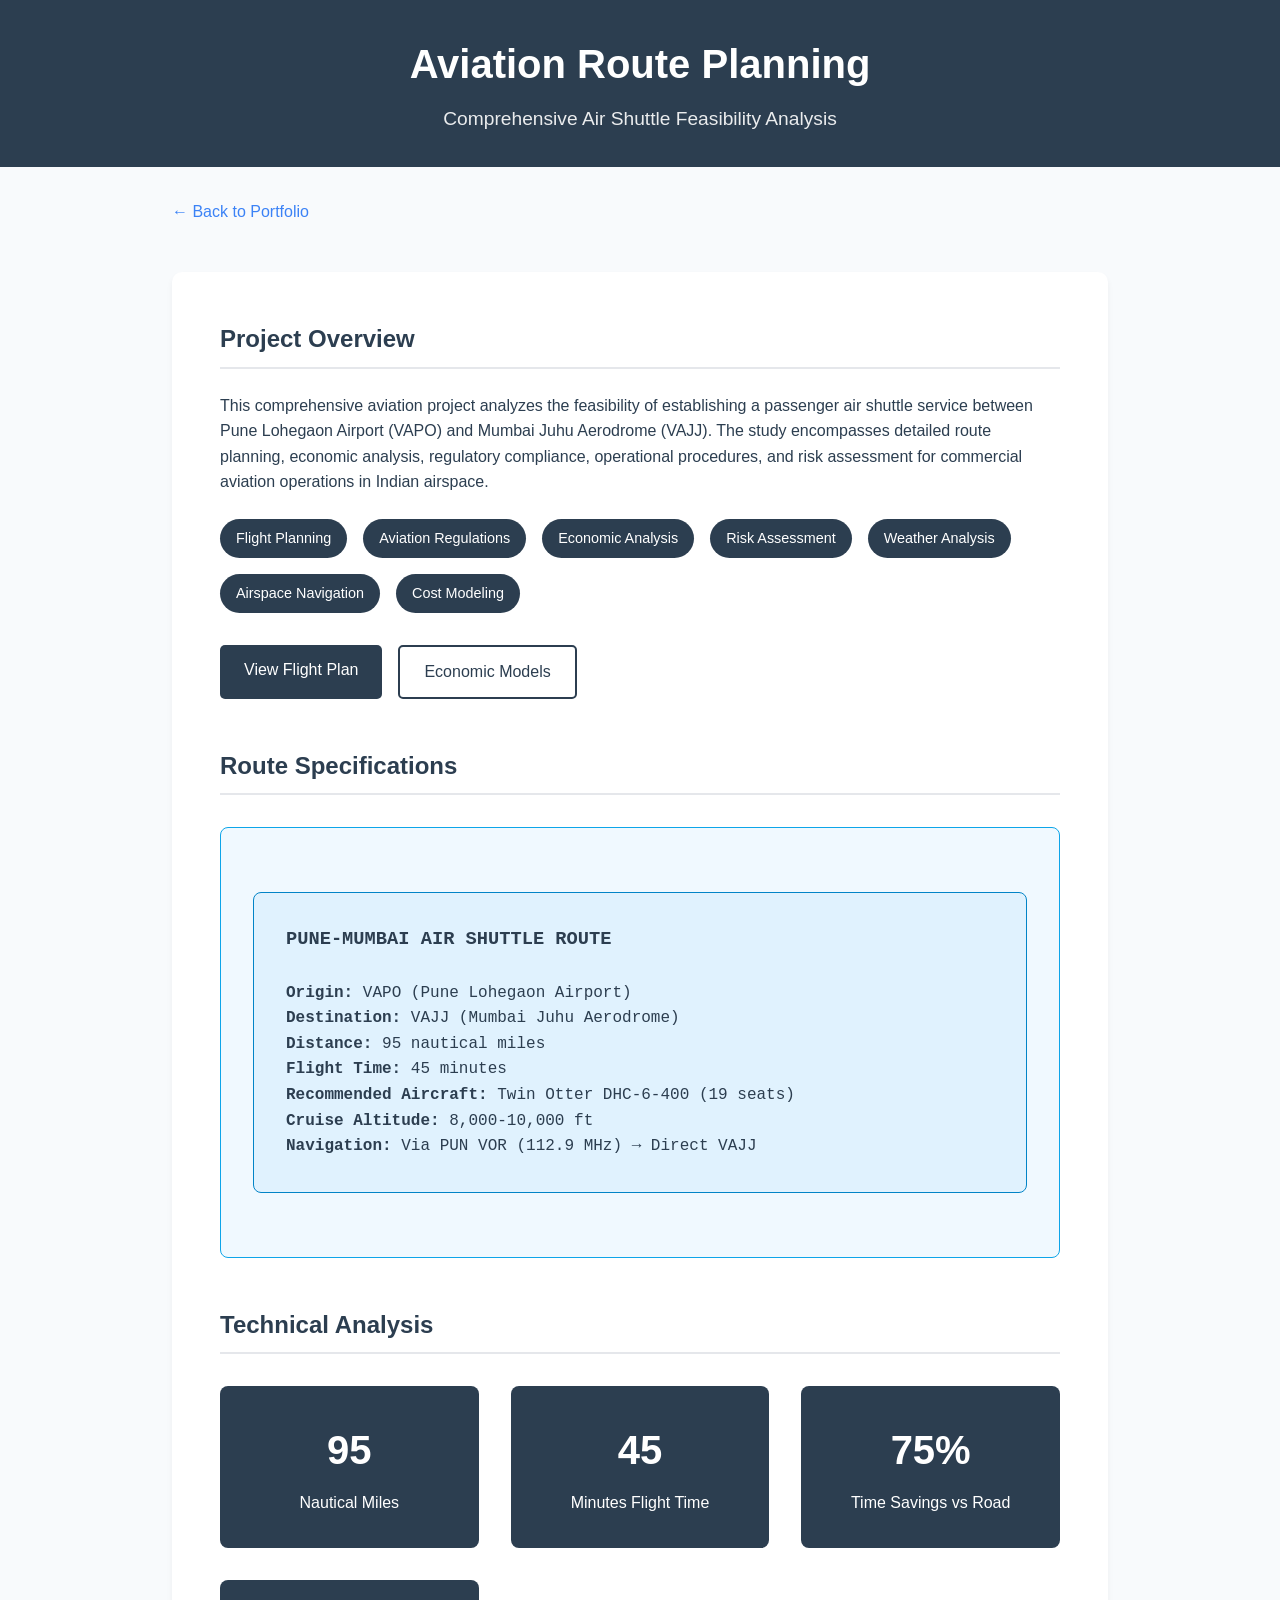
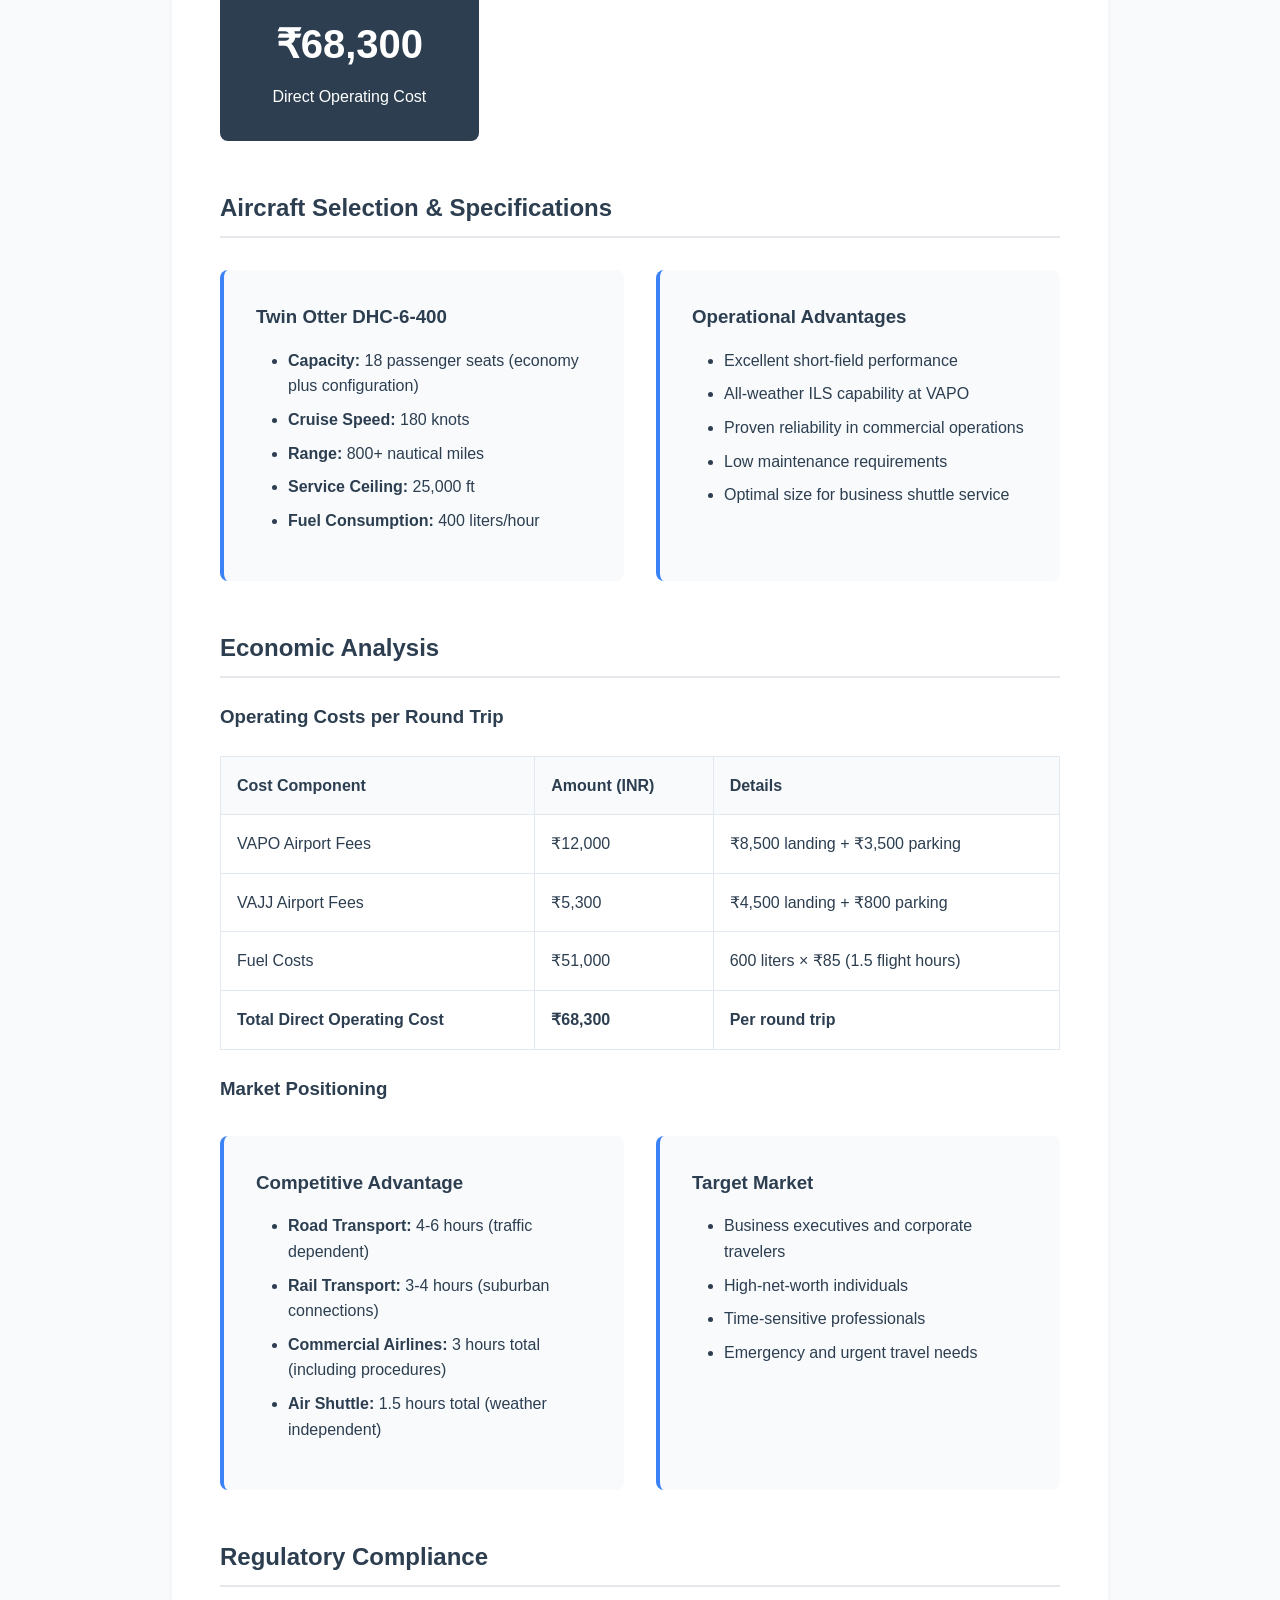
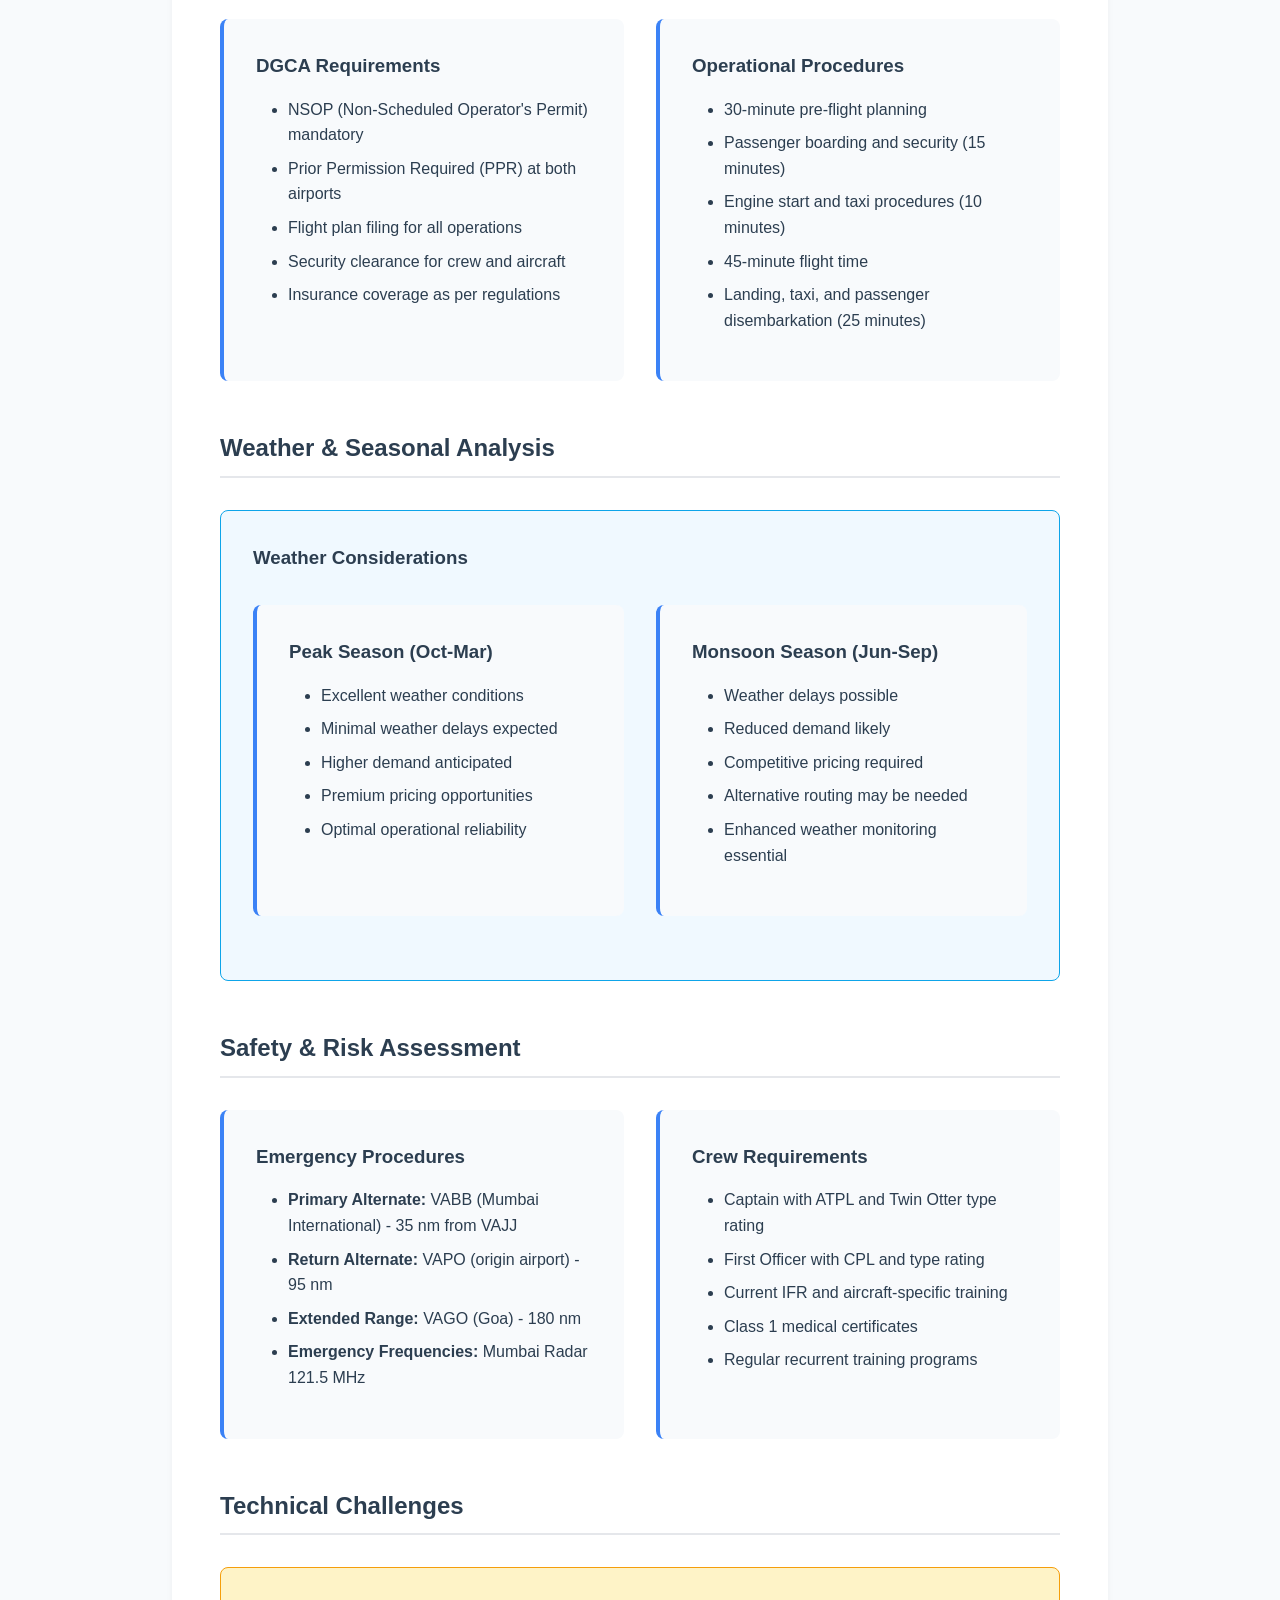
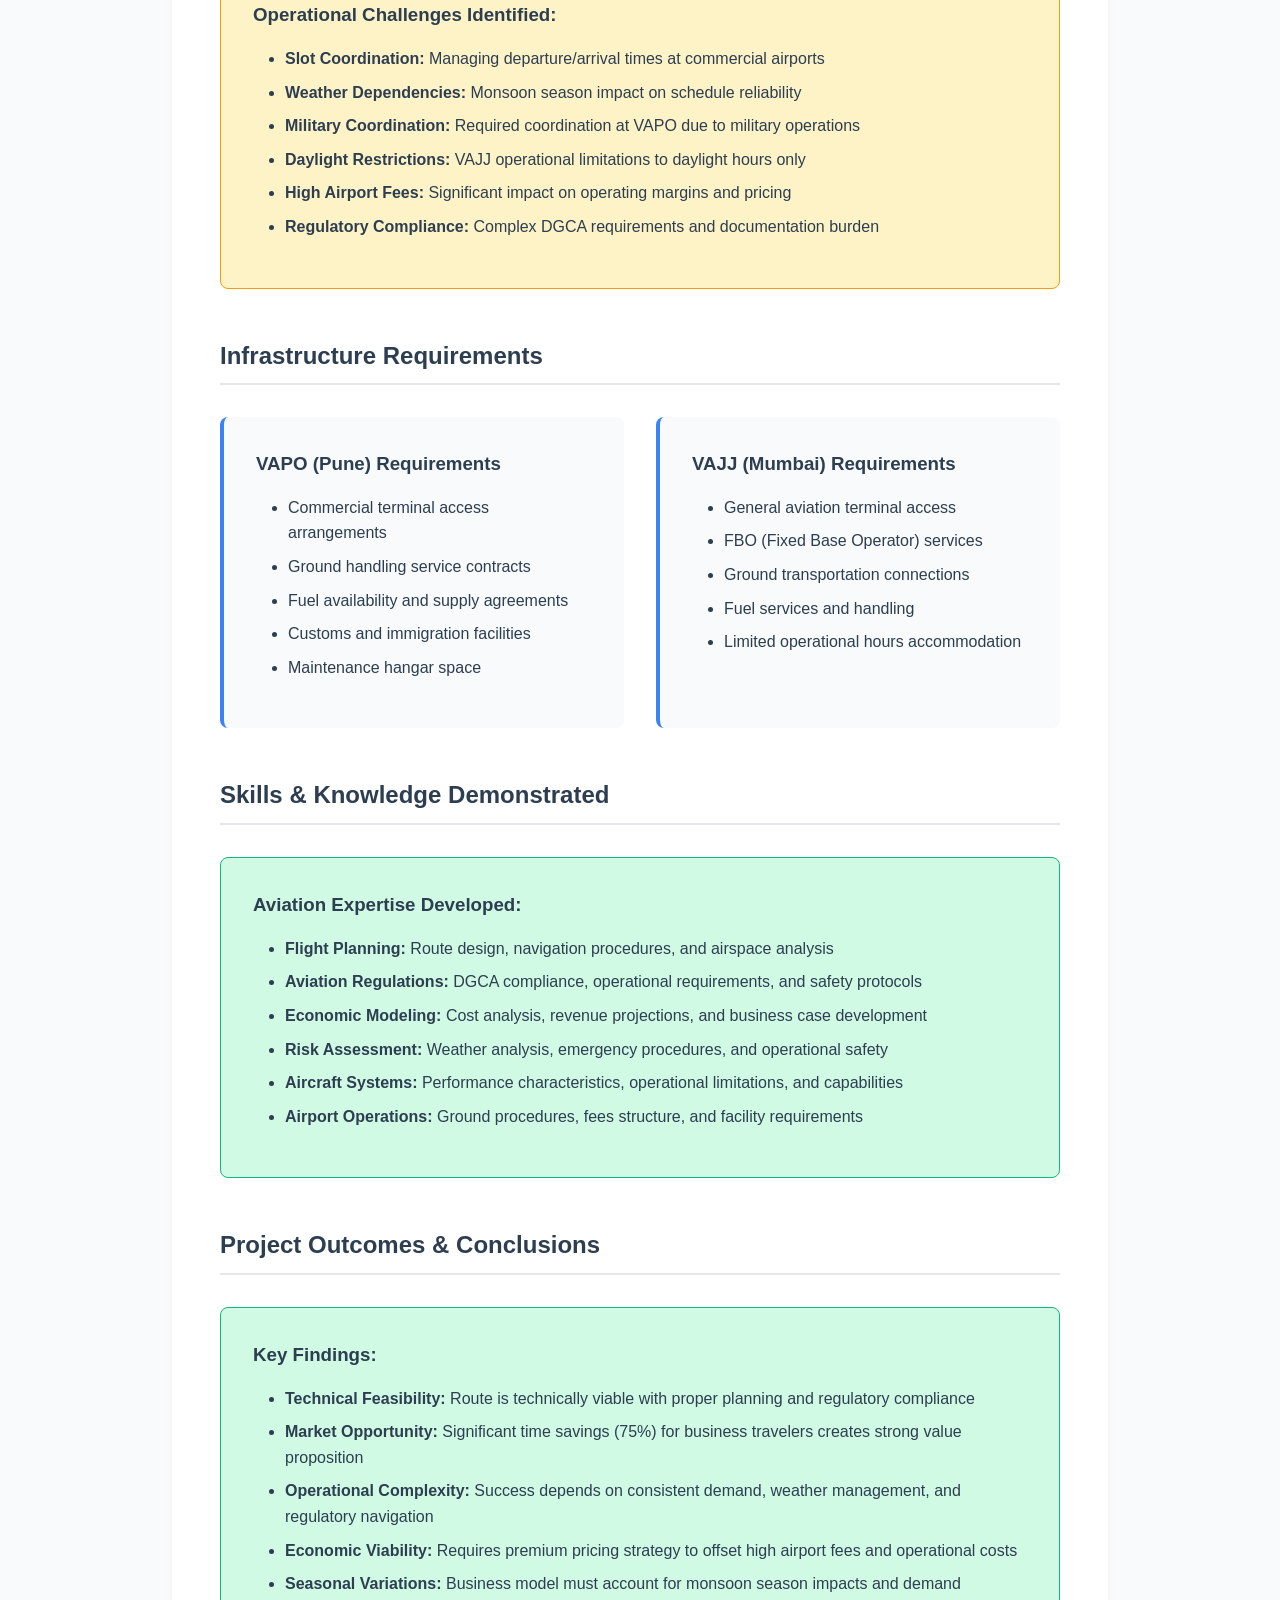
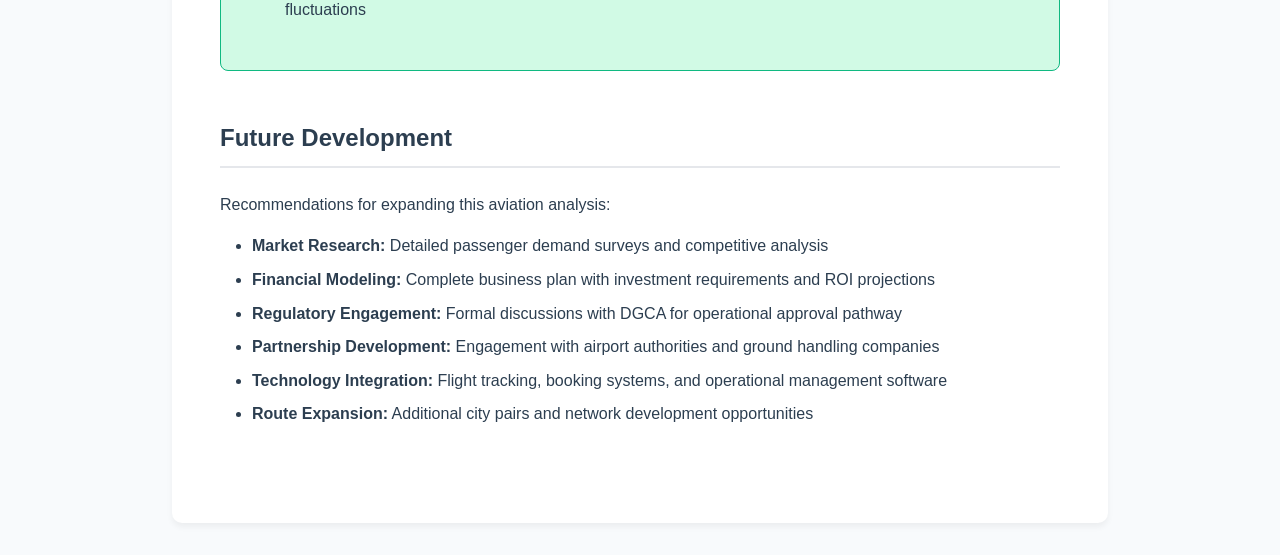
<file: Project_Reports/aviation_planning_report.html>
<!DOCTYPE html>
<html lang="en">
<head>
    <meta charset="UTF-8">
    <meta name="viewport" content="width=device-width, initial-scale=1.0">
    <title>Aviation Route Planning - Project Report | Omkar Nitin Lalla</title>
    <style>
        * {
            margin: 0;
            padding: 0;
            box-sizing: border-box;
        }

        body {
            font-family: -apple-system, BlinkMacSystemFont, 'Segoe UI', Roboto, sans-serif;
            line-height: 1.6;
            color: #2c3e50;
            background: #f8fafc;
        }

        .header {
            background: #2c3e50;
            color: white;
            padding: 2rem 0;
            text-align: center;
        }

        .container {
            max-width: 1000px;
            margin: 0 auto;
            padding: 0 2rem;
        }

        .back-link {
            display: inline-block;
            margin: 2rem 0 1rem;
            color: #3b82f6;
            text-decoration: none;
            font-weight: 500;
        }

        .back-link:hover {
            color: #2c3e50;
        }

        .report-title {
            font-size: 2.5rem;
            margin-bottom: 0.5rem;
        }

        .report-subtitle {
            font-size: 1.2rem;
            opacity: 0.9;
        }

        .content {
            background: white;
            margin: 2rem 0;
            padding: 3rem;
            border-radius: 10px;
            box-shadow: 0 4px 6px rgba(0, 0, 0, 0.05);
        }

        .section {
            margin-bottom: 3rem;
        }

        .section h2 {
            color: #2c3e50;
            margin-bottom: 1.5rem;
            padding-bottom: 0.5rem;
            border-bottom: 2px solid #e5e7eb;
        }

        .tech-stack {
            display: flex;
            flex-wrap: wrap;
            gap: 1rem;
            margin: 1.5rem 0;
        }

        .tech-tag {
            background: #2c3e50;
            color: white;
            padding: 0.5rem 1rem;
            border-radius: 20px;
            font-size: 0.9rem;
            font-weight: 500;
        }

        .feature-grid {
            display: grid;
            grid-template-columns: repeat(auto-fit, minmax(300px, 1fr));
            gap: 2rem;
            margin: 2rem 0;
        }

        .feature-card {
            background: #f8fafc;
            padding: 2rem;
            border-radius: 8px;
            border-left: 4px solid #3b82f6;
        }

        .feature-card h3 {
            color: #2c3e50;
            margin-bottom: 1rem;
        }

        .stats {
            display: grid;
            grid-template-columns: repeat(auto-fit, minmax(200px, 1fr));
            gap: 2rem;
            margin: 2rem 0;
        }

        .stat-card {
            background: #2c3e50;
            color: white;
            padding: 2rem;
            border-radius: 8px;
            text-align: center;
        }

        .stat-number {
            font-size: 2.5rem;
            font-weight: bold;
            margin-bottom: 0.5rem;
        }

        .aviation-data {
            background: #e0f2fe;
            border: 1px solid #0284c7;
            border-radius: 8px;
            padding: 2rem;
            margin: 2rem 0;
            font-family: 'Courier New', monospace;
        }

        .route-details {
            background: #f0f9ff;
            border: 1px solid #0ea5e9;
            border-radius: 8px;
            padding: 2rem;
            margin: 2rem 0;
        }

        .challenges {
            background: #fef3c7;
            border: 1px solid #f59e0b;
            border-radius: 8px;
            padding: 2rem;
            margin: 2rem 0;
        }

        .outcomes {
            background: #d1fae5;
            border: 1px solid #10b981;
            border-radius: 8px;
            padding: 2rem;
            margin: 2rem 0;
        }

        ul {
            margin: 1rem 0;
            padding-left: 2rem;
        }

        li {
            margin-bottom: 0.5rem;
        }

        .project-links {
            display: flex;
            gap: 1rem;
            margin: 2rem 0;
            flex-wrap: wrap;
        }

        .btn {
            background: #2c3e50;
            color: white;
            padding: 0.75rem 1.5rem;
            border-radius: 5px;
            text-decoration: none;
            font-weight: 500;
            transition: background 0.2s;
        }

        .btn:hover {
            background: #3b82f6;
        }

        .btn-secondary {
            background: transparent;
            border: 2px solid #2c3e50;
            color: #2c3e50;
        }

        .btn-secondary:hover {
            background: #2c3e50;
            color: white;
        }

        .cost-table {
            width: 100%;
            border-collapse: collapse;
            margin: 1.5rem 0;
        }

        .cost-table th,
        .cost-table td {
            border: 1px solid #e2e8f0;
            padding: 1rem;
            text-align: left;
        }

        .cost-table th {
            background: #f8fafc;
            color: #2c3e50;
            font-weight: 600;
        }

        @media (max-width: 768px) {
            .content {
                padding: 2rem;
            }
            
            .report-title {
                font-size: 2rem;
            }
            
            .feature-grid,
            .stats {
                grid-template-columns: 1fr;
            }
            
            .project-links {
                flex-direction: column;
            }
        }
    </style>
</head>
<body>
    <div class="header">
        <div class="container">
            <h1 class="report-title">Aviation Route Planning</h1>
            <p class="report-subtitle">Comprehensive Air Shuttle Feasibility Analysis</p>
        </div>
    </div>

    <div class="container">
        <a href="../index.html" class="back-link">← Back to Portfolio</a>
        
        <div class="content">
            <div class="section">
                <h2>Project Overview</h2>
                <p>
                    This comprehensive aviation project analyzes the feasibility of establishing a passenger air shuttle 
                    service between Pune Lohegaon Airport (VAPO) and Mumbai Juhu Aerodrome (VAJJ). The study encompasses 
                    detailed route planning, economic analysis, regulatory compliance, operational procedures, and risk assessment 
                    for commercial aviation operations in Indian airspace.
                </p>
                
                <div class="tech-stack">
                    <span class="tech-tag">Flight Planning</span>
                    <span class="tech-tag">Aviation Regulations</span>
                    <span class="tech-tag">Economic Analysis</span>
                    <span class="tech-tag">Risk Assessment</span>
                    <span class="tech-tag">Weather Analysis</span>
                    <span class="tech-tag">Airspace Navigation</span>
                    <span class="tech-tag">Cost Modeling</span>
                </div>

                <div class="project-links">
                    <a href="../Aviation_Charts/Flight_Planning_Summary.txt" class="btn">View Flight Plan</a>
                    <a href="../Data_Analysis/" class="btn btn-secondary">Economic Models</a>
                </div>
            </div>

            <div class="section">
                <h2>Route Specifications</h2>
                <div class="route-details">
                    <div class="aviation-data">
                        <h3>PUNE-MUMBAI AIR SHUTTLE ROUTE</h3>
                        <br>
                        <strong>Origin:</strong> VAPO (Pune Lohegaon Airport)<br>
                        <strong>Destination:</strong> VAJJ (Mumbai Juhu Aerodrome)<br>
                        <strong>Distance:</strong> 95 nautical miles<br>
                        <strong>Flight Time:</strong> 45 minutes<br>
                        <strong>Recommended Aircraft:</strong> Twin Otter DHC-6-400 (19 seats)<br>
                        <strong>Cruise Altitude:</strong> 8,000-10,000 ft<br>
                        <strong>Navigation:</strong> Via PUN VOR (112.9 MHz) → Direct VAJJ
                    </div>
                </div>
            </div>

            <div class="section">
                <h2>Technical Analysis</h2>
                <div class="stats">
                    <div class="stat-card">
                        <div class="stat-number">95</div>
                        <div>Nautical Miles</div>
                    </div>
                    <div class="stat-card">
                        <div class="stat-number">45</div>
                        <div>Minutes Flight Time</div>
                    </div>
                    <div class="stat-card">
                        <div class="stat-number">75%</div>
                        <div>Time Savings vs Road</div>
                    </div>
                    <div class="stat-card">
                        <div class="stat-number">₹68,300</div>
                        <div>Direct Operating Cost</div>
                    </div>
                </div>
            </div>

            <div class="section">
                <h2>Aircraft Selection & Specifications</h2>
                <div class="feature-grid">
                    <div class="feature-card">
                        <h3>Twin Otter DHC-6-400</h3>
                        <ul>
                            <li><strong>Capacity:</strong> 18 passenger seats (economy plus configuration)</li>
                            <li><strong>Cruise Speed:</strong> 180 knots</li>
                            <li><strong>Range:</strong> 800+ nautical miles</li>
                            <li><strong>Service Ceiling:</strong> 25,000 ft</li>
                            <li><strong>Fuel Consumption:</strong> 400 liters/hour</li>
                        </ul>
                    </div>
                    <div class="feature-card">
                        <h3>Operational Advantages</h3>
                        <ul>
                            <li>Excellent short-field performance</li>
                            <li>All-weather ILS capability at VAPO</li>
                            <li>Proven reliability in commercial operations</li>
                            <li>Low maintenance requirements</li>
                            <li>Optimal size for business shuttle service</li>
                        </ul>
                    </div>
                </div>
            </div>

            <div class="section">
                <h2>Economic Analysis</h2>
                <h3>Operating Costs per Round Trip</h3>
                <table class="cost-table">
                    <thead>
                        <tr>
                            <th>Cost Component</th>
                            <th>Amount (INR)</th>
                            <th>Details</th>
                        </tr>
                    </thead>
                    <tbody>
                        <tr>
                            <td>VAPO Airport Fees</td>
                            <td>₹12,000</td>
                            <td>₹8,500 landing + ₹3,500 parking</td>
                        </tr>
                        <tr>
                            <td>VAJJ Airport Fees</td>
                            <td>₹5,300</td>
                            <td>₹4,500 landing + ₹800 parking</td>
                        </tr>
                        <tr>
                            <td>Fuel Costs</td>
                            <td>₹51,000</td>
                            <td>600 liters × ₹85 (1.5 flight hours)</td>
                        </tr>
                        <tr>
                            <td><strong>Total Direct Operating Cost</strong></td>
                            <td><strong>₹68,300</strong></td>
                            <td><strong>Per round trip</strong></td>
                        </tr>
                    </tbody>
                </table>

                <h3>Market Positioning</h3>
                <div class="feature-grid">
                    <div class="feature-card">
                        <h3>Competitive Advantage</h3>
                        <ul>
                            <li><strong>Road Transport:</strong> 4-6 hours (traffic dependent)</li>
                            <li><strong>Rail Transport:</strong> 3-4 hours (suburban connections)</li>
                            <li><strong>Commercial Airlines:</strong> 3 hours total (including procedures)</li>
                            <li><strong>Air Shuttle:</strong> 1.5 hours total (weather independent)</li>
                        </ul>
                    </div>
                    <div class="feature-card">
                        <h3>Target Market</h3>
                        <ul>
                            <li>Business executives and corporate travelers</li>
                            <li>High-net-worth individuals</li>
                            <li>Time-sensitive professionals</li>
                            <li>Emergency and urgent travel needs</li>
                        </ul>
                    </div>
                </div>
            </div>

            <div class="section">
                <h2>Regulatory Compliance</h2>
                <div class="feature-grid">
                    <div class="feature-card">
                        <h3>DGCA Requirements</h3>
                        <ul>
                            <li>NSOP (Non-Scheduled Operator's Permit) mandatory</li>
                            <li>Prior Permission Required (PPR) at both airports</li>
                            <li>Flight plan filing for all operations</li>
                            <li>Security clearance for crew and aircraft</li>
                            <li>Insurance coverage as per regulations</li>
                        </ul>
                    </div>
                    <div class="feature-card">
                        <h3>Operational Procedures</h3>
                        <ul>
                            <li>30-minute pre-flight planning</li>
                            <li>Passenger boarding and security (15 minutes)</li>
                            <li>Engine start and taxi procedures (10 minutes)</li>
                            <li>45-minute flight time</li>
                            <li>Landing, taxi, and passenger disembarkation (25 minutes)</li>
                        </ul>
                    </div>
                </div>
            </div>

            <div class="section">
                <h2>Weather & Seasonal Analysis</h2>
                <div class="route-details">
                    <h3>Weather Considerations</h3>
                    <div class="feature-grid">
                        <div class="feature-card">
                            <h3>Peak Season (Oct-Mar)</h3>
                            <ul>
                                <li>Excellent weather conditions</li>
                                <li>Minimal weather delays expected</li>
                                <li>Higher demand anticipated</li>
                                <li>Premium pricing opportunities</li>
                                <li>Optimal operational reliability</li>
                            </ul>
                        </div>
                        <div class="feature-card">
                            <h3>Monsoon Season (Jun-Sep)</h3>
                            <ul>
                                <li>Weather delays possible</li>
                                <li>Reduced demand likely</li>
                                <li>Competitive pricing required</li>
                                <li>Alternative routing may be needed</li>
                                <li>Enhanced weather monitoring essential</li>
                            </ul>
                        </div>
                    </div>
                </div>
            </div>

            <div class="section">
                <h2>Safety & Risk Assessment</h2>
                <div class="feature-grid">
                    <div class="feature-card">
                        <h3>Emergency Procedures</h3>
                        <ul>
                            <li><strong>Primary Alternate:</strong> VABB (Mumbai International) - 35 nm from VAJJ</li>
                            <li><strong>Return Alternate:</strong> VAPO (origin airport) - 95 nm</li>
                            <li><strong>Extended Range:</strong> VAGO (Goa) - 180 nm</li>
                            <li><strong>Emergency Frequencies:</strong> Mumbai Radar 121.5 MHz</li>
                        </ul>
                    </div>
                    <div class="feature-card">
                        <h3>Crew Requirements</h3>
                        <ul>
                            <li>Captain with ATPL and Twin Otter type rating</li>
                            <li>First Officer with CPL and type rating</li>
                            <li>Current IFR and aircraft-specific training</li>
                            <li>Class 1 medical certificates</li>
                            <li>Regular recurrent training programs</li>
                        </ul>
                    </div>
                </div>
            </div>

            <div class="section">
                <h2>Technical Challenges</h2>
                <div class="challenges">
                    <h3>Operational Challenges Identified:</h3>
                    <ul>
                        <li><strong>Slot Coordination:</strong> Managing departure/arrival times at commercial airports</li>
                        <li><strong>Weather Dependencies:</strong> Monsoon season impact on schedule reliability</li>
                        <li><strong>Military Coordination:</strong> Required coordination at VAPO due to military operations</li>
                        <li><strong>Daylight Restrictions:</strong> VAJJ operational limitations to daylight hours only</li>
                        <li><strong>High Airport Fees:</strong> Significant impact on operating margins and pricing</li>
                        <li><strong>Regulatory Compliance:</strong> Complex DGCA requirements and documentation burden</li>
                    </ul>
                </div>
            </div>

            <div class="section">
                <h2>Infrastructure Requirements</h2>
                <div class="feature-grid">
                    <div class="feature-card">
                        <h3>VAPO (Pune) Requirements</h3>
                        <ul>
                            <li>Commercial terminal access arrangements</li>
                            <li>Ground handling service contracts</li>
                            <li>Fuel availability and supply agreements</li>
                            <li>Customs and immigration facilities</li>
                            <li>Maintenance hangar space</li>
                        </ul>
                    </div>
                    <div class="feature-card">
                        <h3>VAJJ (Mumbai) Requirements</h3>
                        <ul>
                            <li>General aviation terminal access</li>
                            <li>FBO (Fixed Base Operator) services</li>
                            <li>Ground transportation connections</li>
                            <li>Fuel services and handling</li>
                            <li>Limited operational hours accommodation</li>
                        </ul>
                    </div>
                </div>
            </div>

            <div class="section">
                <h2>Skills & Knowledge Demonstrated</h2>
                <div class="outcomes">
                    <h3>Aviation Expertise Developed:</h3>
                    <ul>
                        <li><strong>Flight Planning:</strong> Route design, navigation procedures, and airspace analysis</li>
                        <li><strong>Aviation Regulations:</strong> DGCA compliance, operational requirements, and safety protocols</li>
                        <li><strong>Economic Modeling:</strong> Cost analysis, revenue projections, and business case development</li>
                        <li><strong>Risk Assessment:</strong> Weather analysis, emergency procedures, and operational safety</li>
                        <li><strong>Aircraft Systems:</strong> Performance characteristics, operational limitations, and capabilities</li>
                        <li><strong>Airport Operations:</strong> Ground procedures, fees structure, and facility requirements</li>
                    </ul>
                </div>
            </div>

            <div class="section">
                <h2>Project Outcomes & Conclusions</h2>
                <div class="outcomes">
                    <h3>Key Findings:</h3>
                    <ul>
                        <li><strong>Technical Feasibility:</strong> Route is technically viable with proper planning and regulatory compliance</li>
                        <li><strong>Market Opportunity:</strong> Significant time savings (75%) for business travelers creates strong value proposition</li>
                        <li><strong>Operational Complexity:</strong> Success depends on consistent demand, weather management, and regulatory navigation</li>
                        <li><strong>Economic Viability:</strong> Requires premium pricing strategy to offset high airport fees and operational costs</li>
                        <li><strong>Seasonal Variations:</strong> Business model must account for monsoon season impacts and demand fluctuations</li>
                    </ul>
                </div>
            </div>

            <div class="section">
                <h2>Future Development</h2>
                <p>Recommendations for expanding this aviation analysis:</p>
                <ul>
                    <li><strong>Market Research:</strong> Detailed passenger demand surveys and competitive analysis</li>
                    <li><strong>Financial Modeling:</strong> Complete business plan with investment requirements and ROI projections</li>
                    <li><strong>Regulatory Engagement:</strong> Formal discussions with DGCA for operational approval pathway</li>
                    <li><strong>Partnership Development:</strong> Engagement with airport authorities and ground handling companies</li>
                    <li><strong>Technology Integration:</strong> Flight tracking, booking systems, and operational management software</li>
                    <li><strong>Route Expansion:</strong> Additional city pairs and network development opportunities</li>
                </ul>
            </div>
        </div>
    </div>
</body>
</html>
</file>
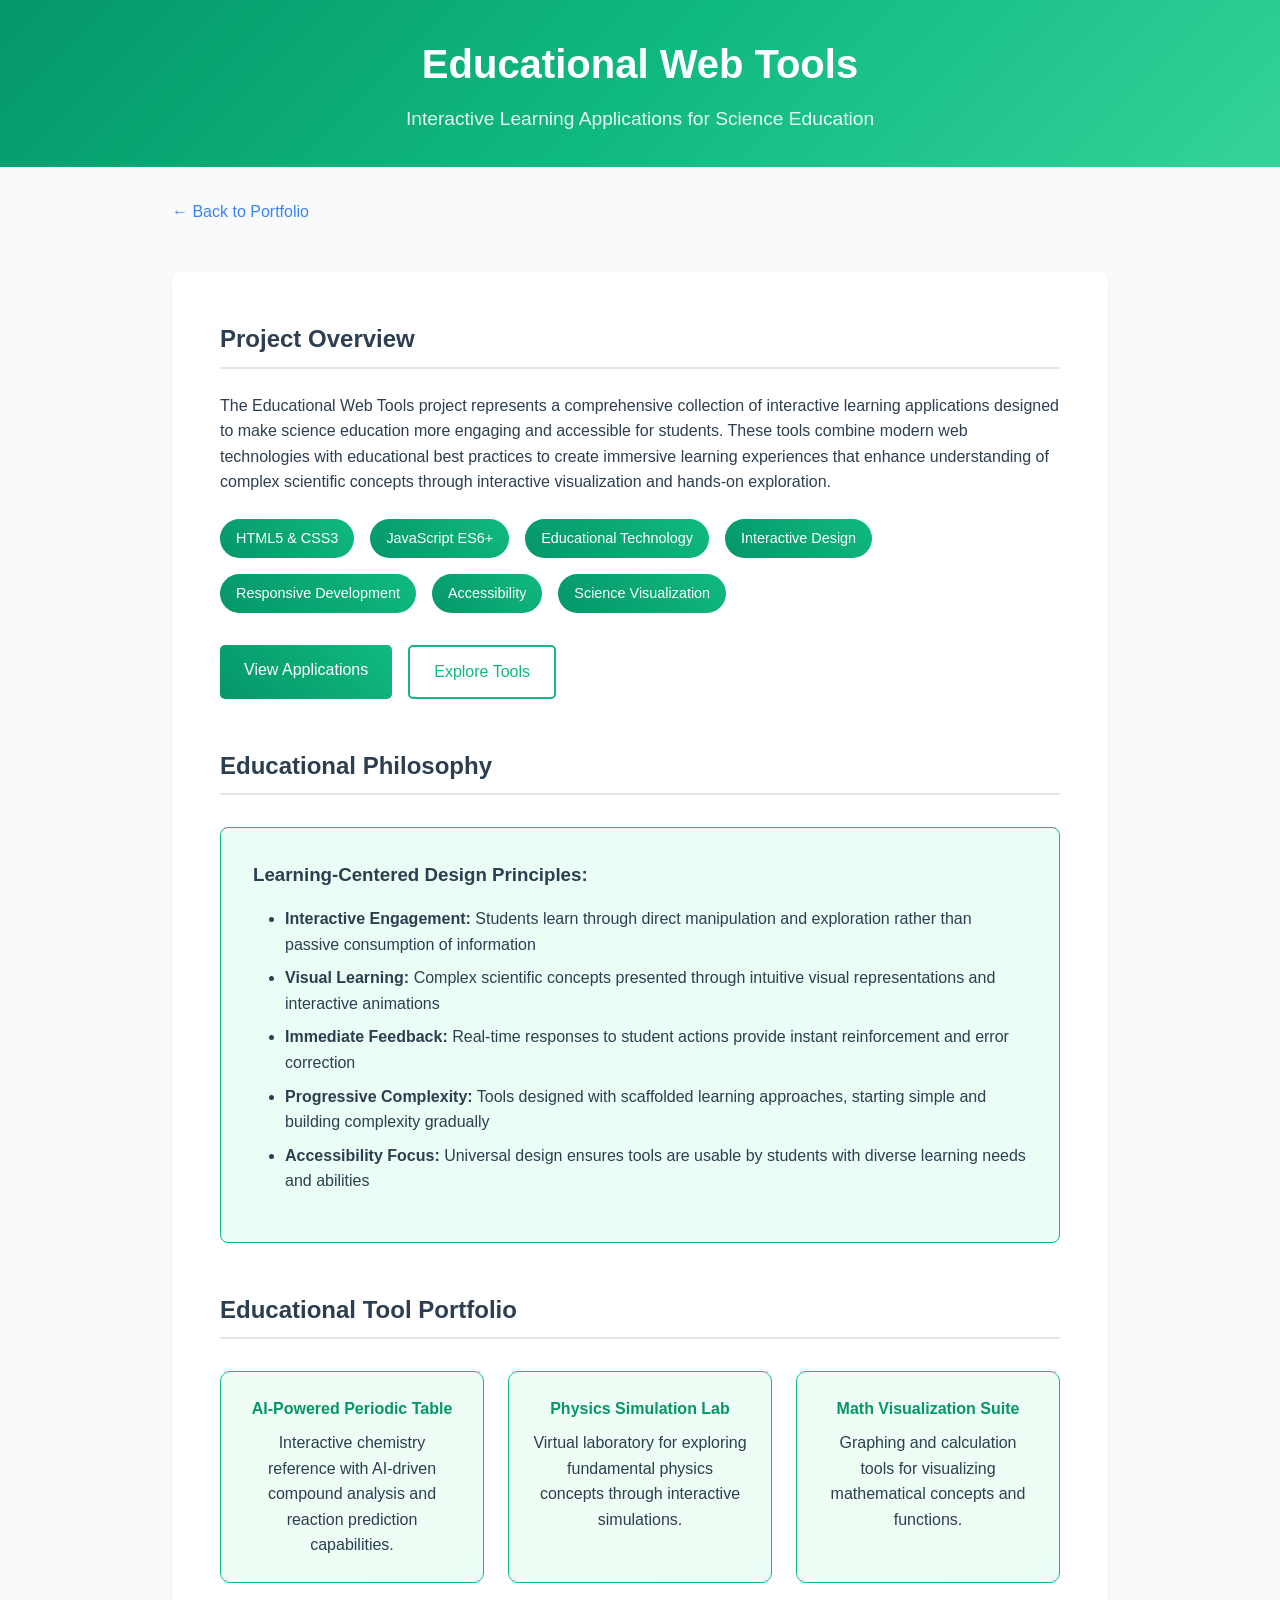
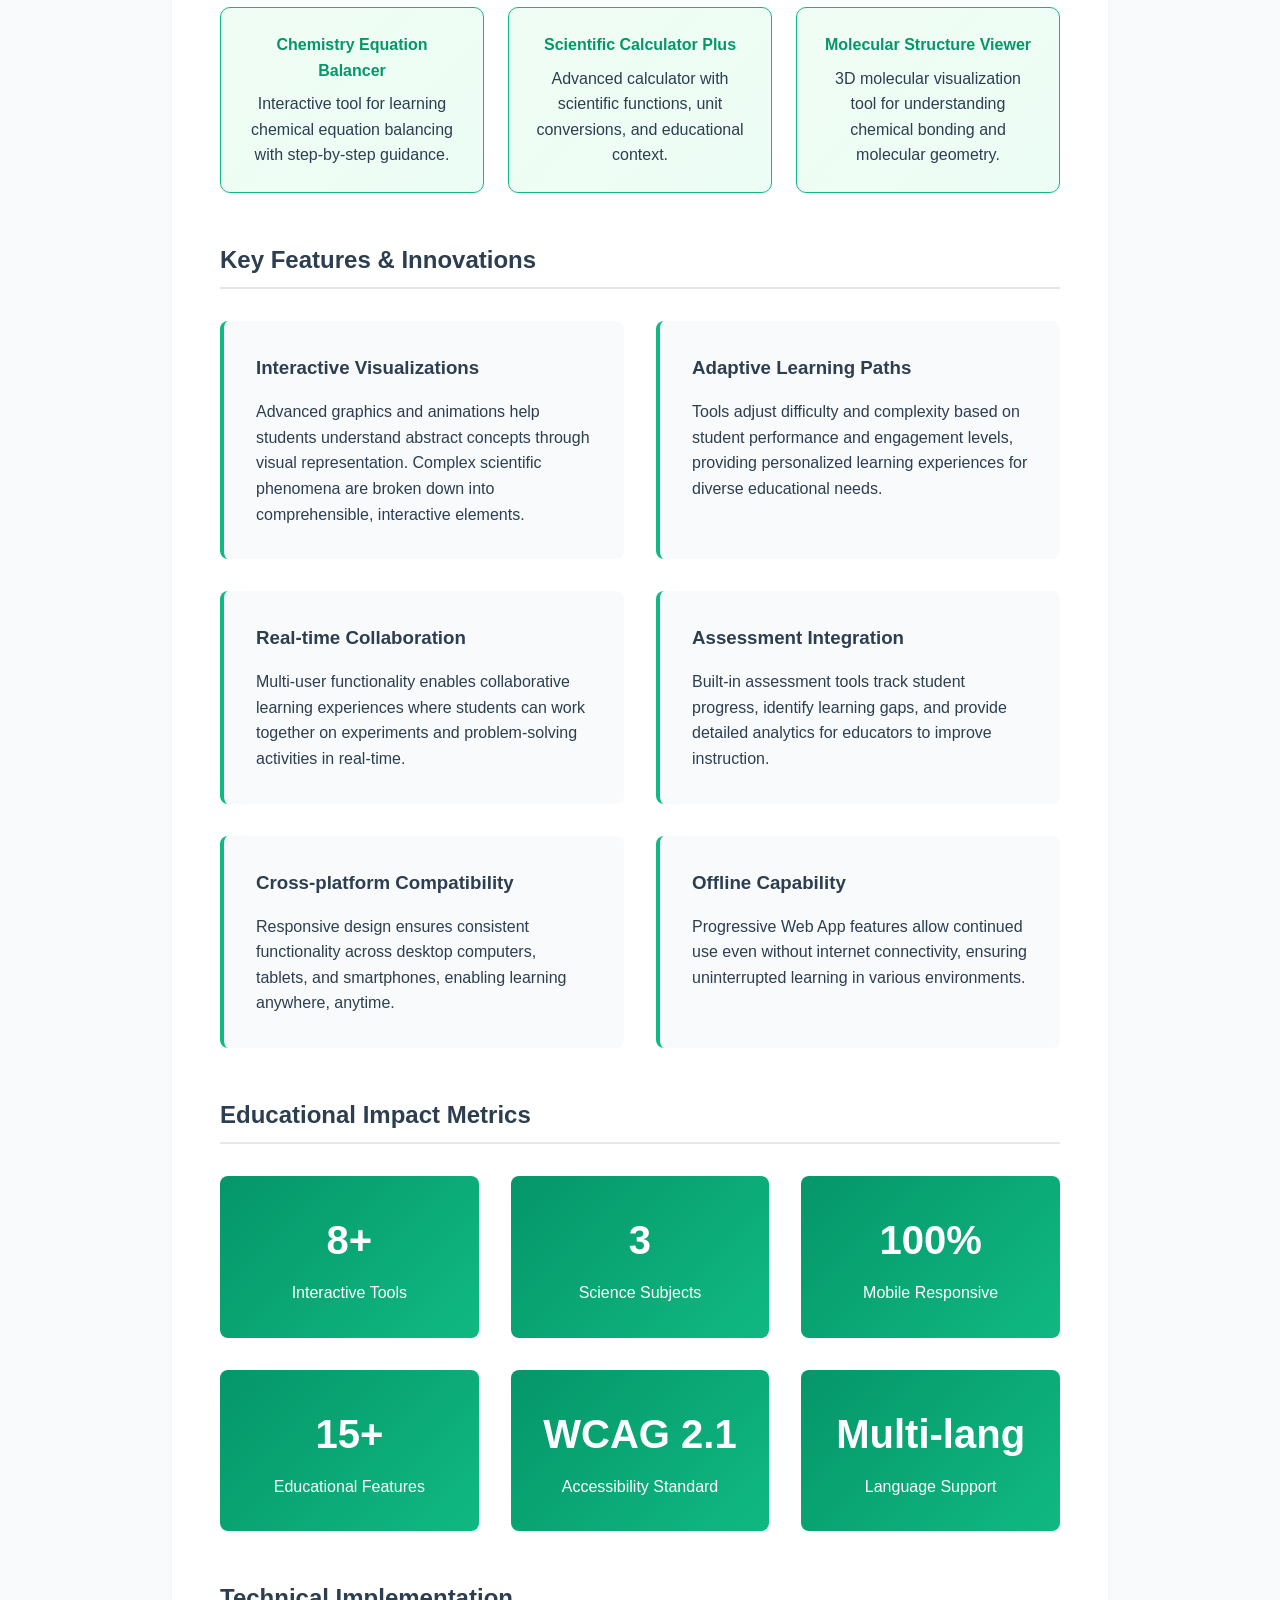
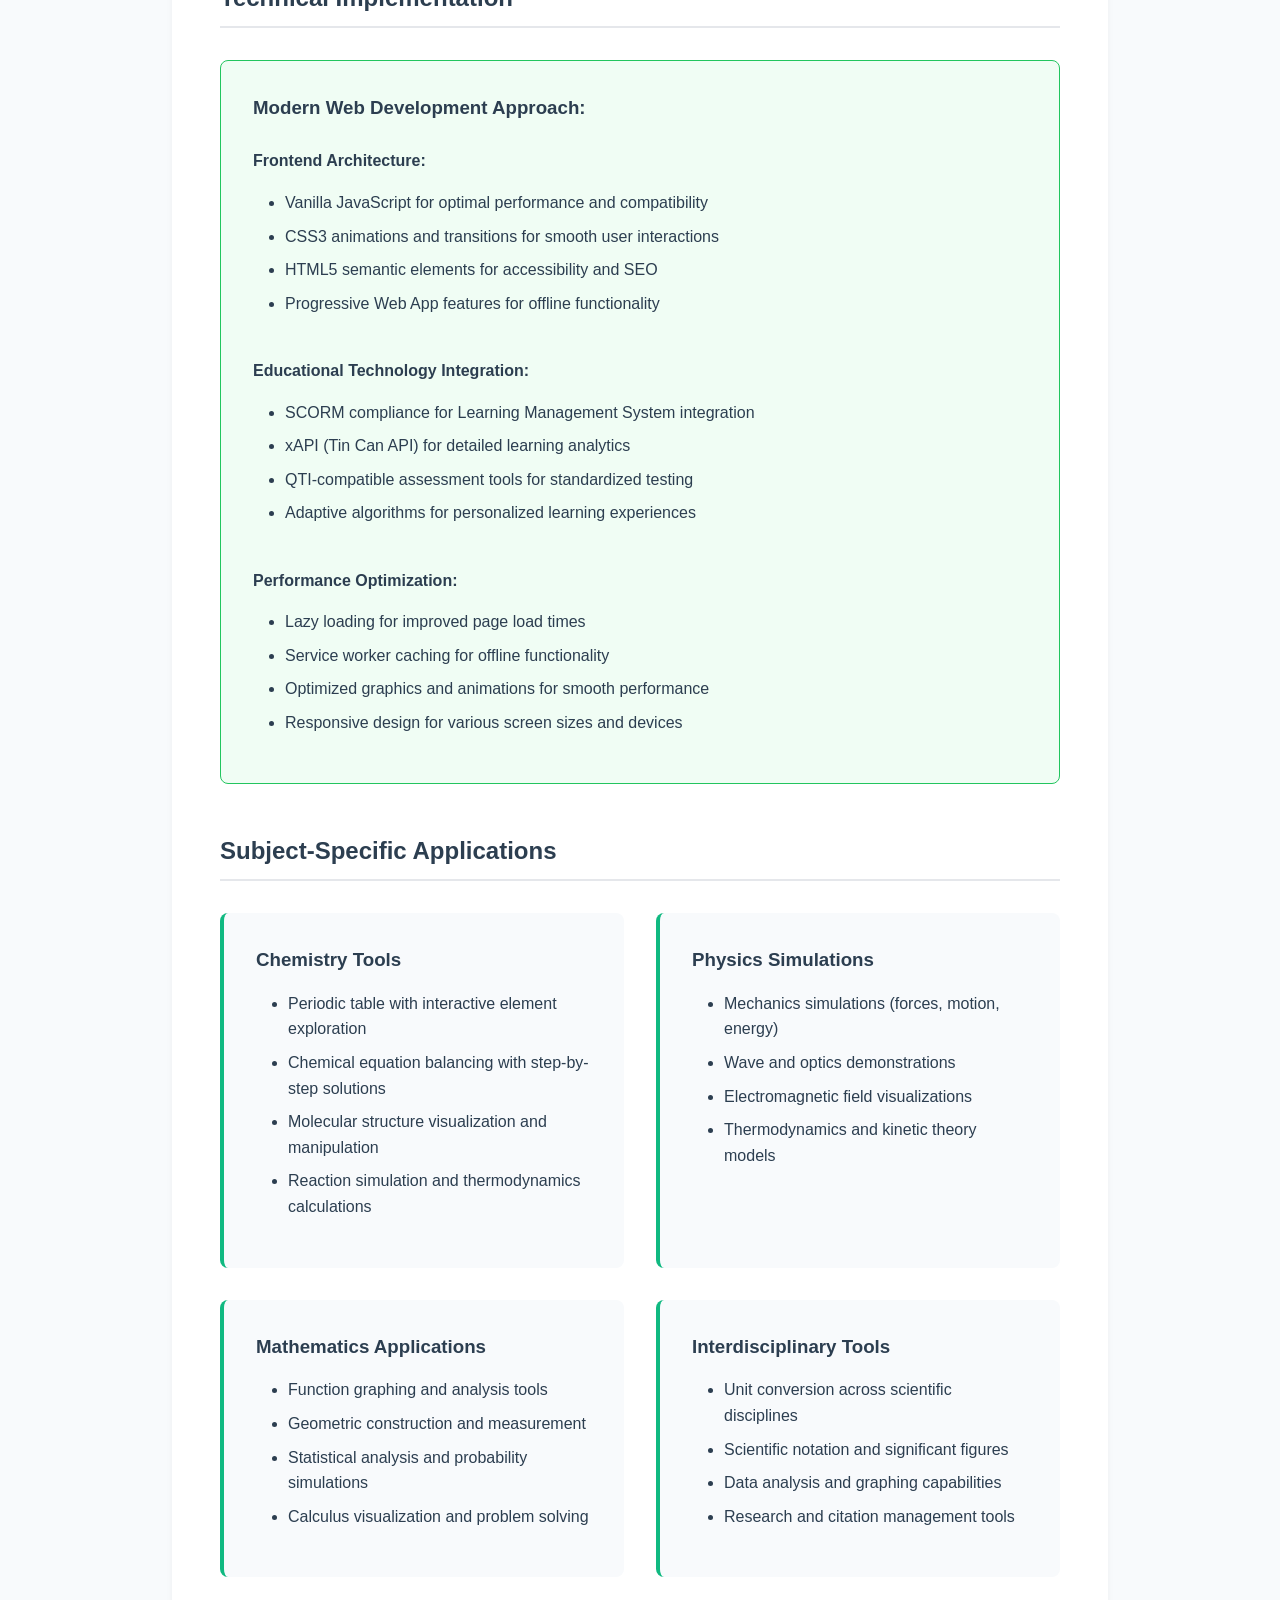
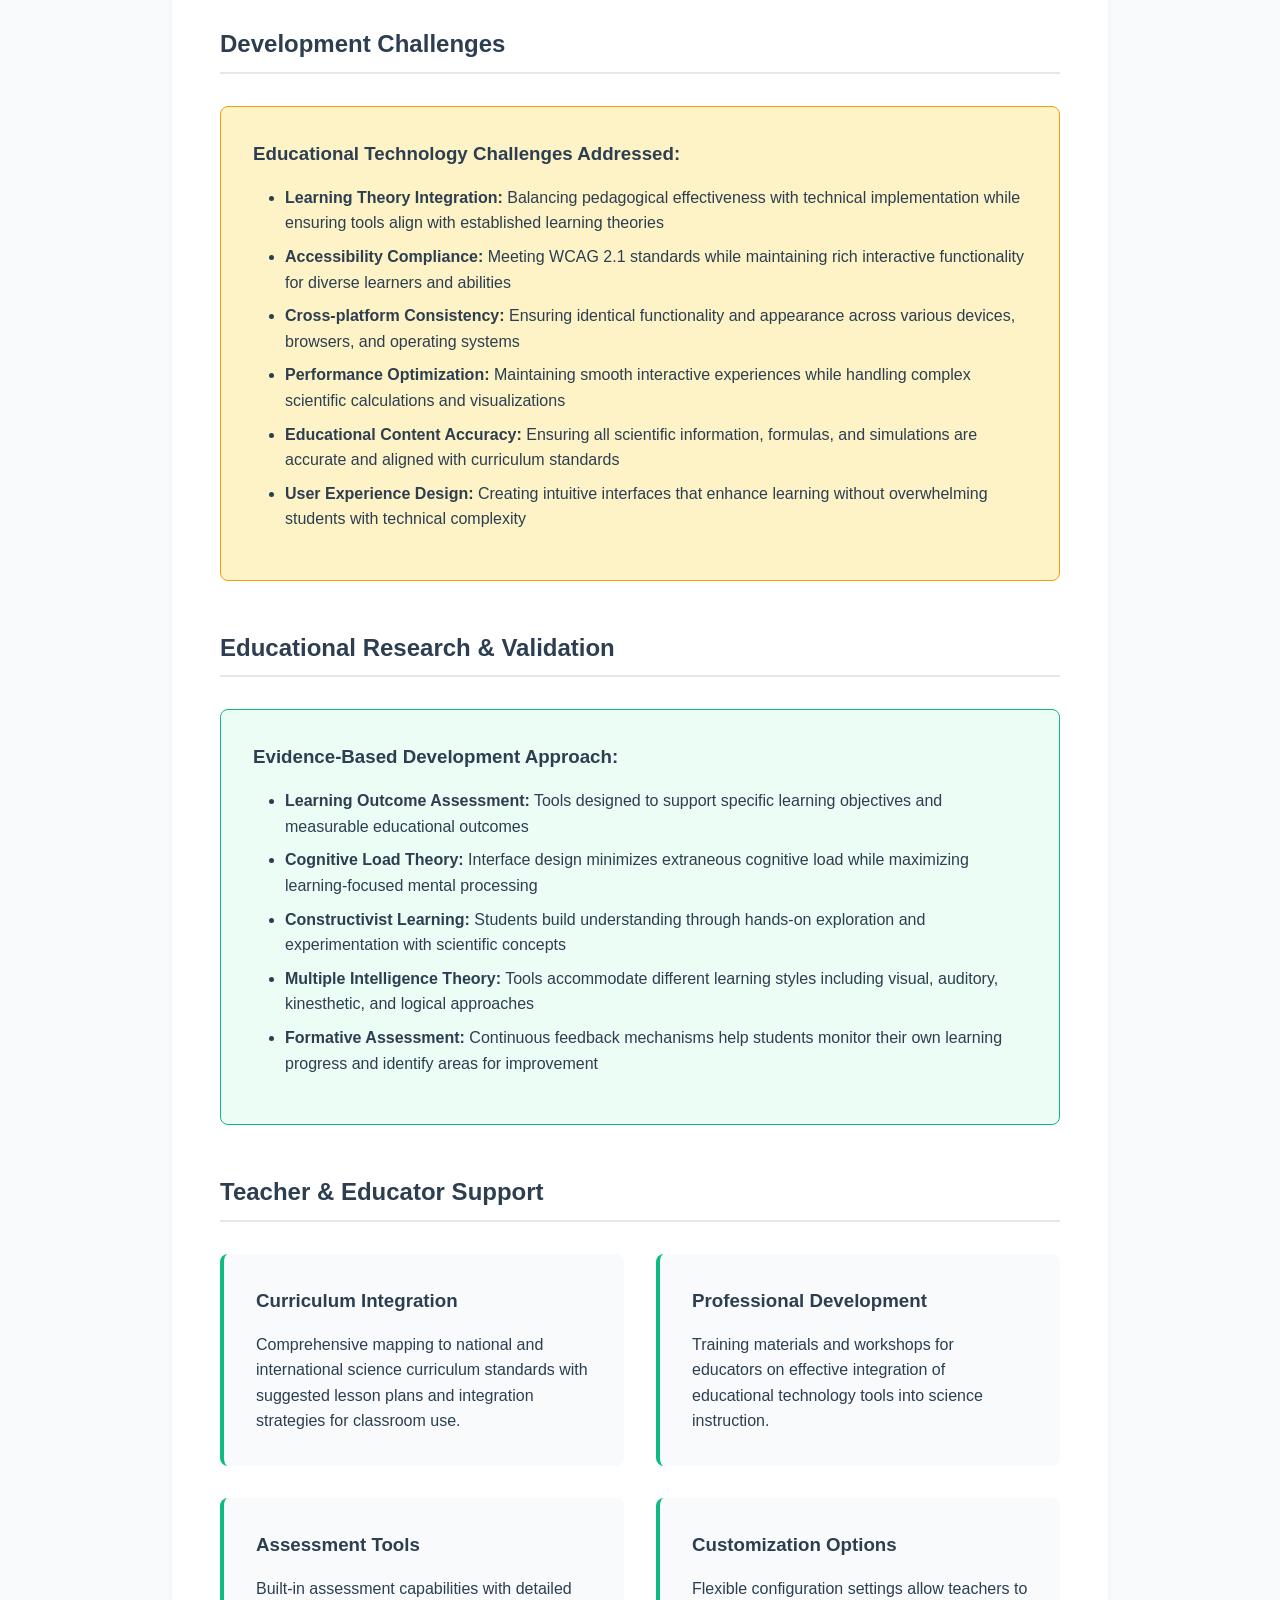
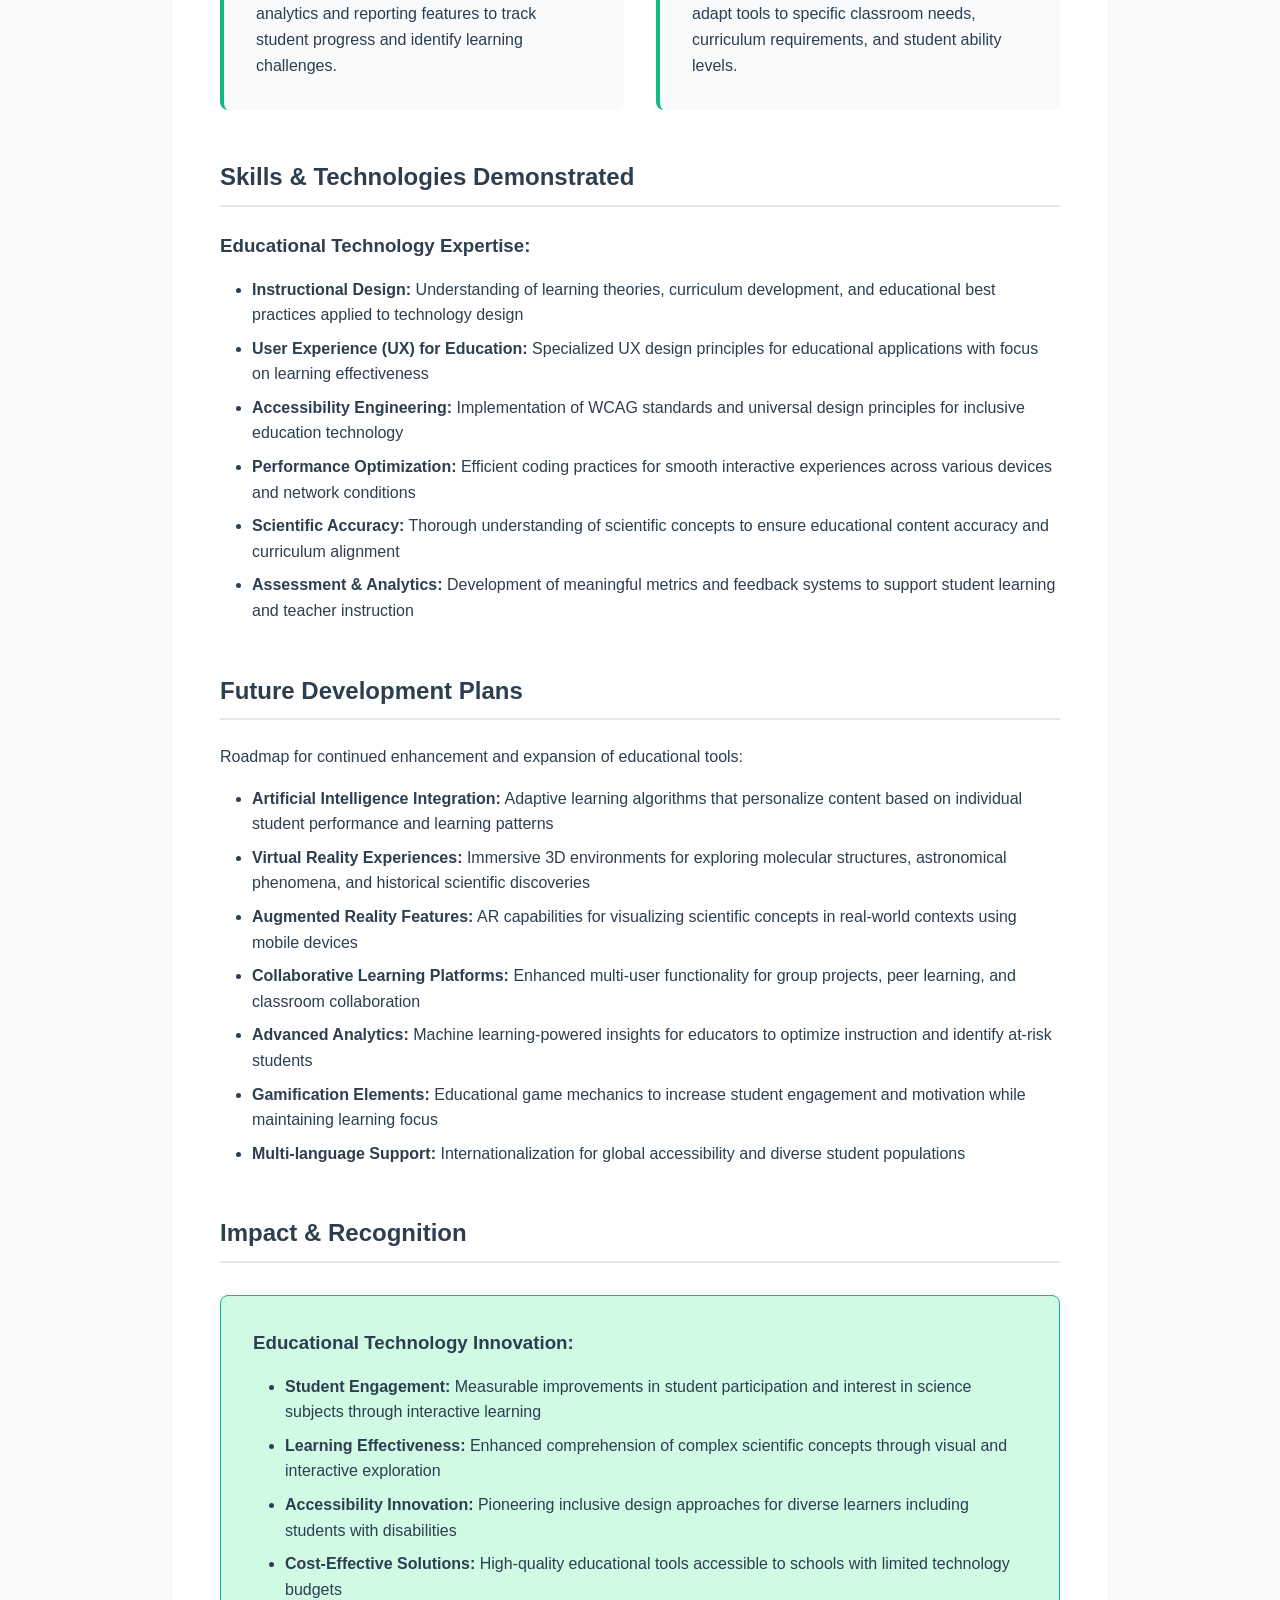
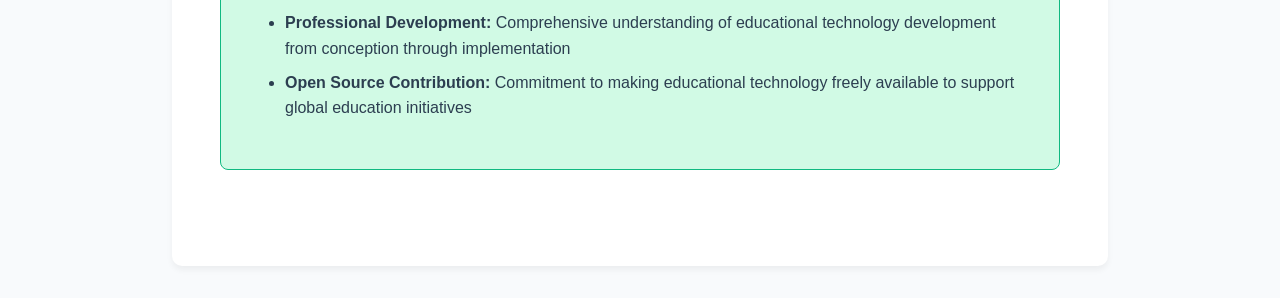
<file: Project_Reports/educational_web_tools_report.html>
<!DOCTYPE html>
<html lang="en">
<head>
    <meta charset="UTF-8">
    <meta name="viewport" content="width=device-width, initial-scale=1.0">
    <title>Educational Web Tools - Project Report | Omkar Nitin Lalla</title>
    <style>
        * {
            margin: 0;
            padding: 0;
            box-sizing: border-box;
        }

        body {
            font-family: -apple-system, BlinkMacSystemFont, 'Segoe UI', Roboto, sans-serif;
            line-height: 1.6;
            color: #2c3e50;
            background: #f8fafc;
        }

        .header {
            background: linear-gradient(135deg, #059669 0%, #10b981 50%, #34d399 100%);
            color: white;
            padding: 2rem 0;
            text-align: center;
        }

        .container {
            max-width: 1000px;
            margin: 0 auto;
            padding: 0 2rem;
        }

        .back-link {
            display: inline-block;
            margin: 2rem 0 1rem;
            color: #3b82f6;
            text-decoration: none;
            font-weight: 500;
        }

        .back-link:hover {
            color: #2c3e50;
        }

        .report-title {
            font-size: 2.5rem;
            margin-bottom: 0.5rem;
        }

        .report-subtitle {
            font-size: 1.2rem;
            opacity: 0.9;
        }

        .content {
            background: white;
            margin: 2rem 0;
            padding: 3rem;
            border-radius: 10px;
            box-shadow: 0 4px 6px rgba(0, 0, 0, 0.05);
        }

        .section {
            margin-bottom: 3rem;
        }

        .section h2 {
            color: #2c3e50;
            margin-bottom: 1.5rem;
            padding-bottom: 0.5rem;
            border-bottom: 2px solid #e5e7eb;
        }

        .tech-stack {
            display: flex;
            flex-wrap: wrap;
            gap: 1rem;
            margin: 1.5rem 0;
        }

        .tech-tag {
            background: linear-gradient(45deg, #059669, #10b981);
            color: white;
            padding: 0.5rem 1rem;
            border-radius: 20px;
            font-size: 0.9rem;
            font-weight: 500;
        }

        .feature-grid {
            display: grid;
            grid-template-columns: repeat(auto-fit, minmax(300px, 1fr));
            gap: 2rem;
            margin: 2rem 0;
        }

        .feature-card {
            background: #f8fafc;
            padding: 2rem;
            border-radius: 8px;
            border-left: 4px solid #10b981;
        }

        .feature-card h3 {
            color: #2c3e50;
            margin-bottom: 1rem;
        }

        .stats {
            display: grid;
            grid-template-columns: repeat(auto-fit, minmax(200px, 1fr));
            gap: 2rem;
            margin: 2rem 0;
        }

        .stat-card {
            background: linear-gradient(135deg, #059669, #10b981);
            color: white;
            padding: 2rem;
            border-radius: 8px;
            text-align: center;
        }

        .stat-number {
            font-size: 2.5rem;
            font-weight: bold;
            margin-bottom: 0.5rem;
        }

        .educational-focus {
            background: #ecfdf5;
            border: 1px solid #10b981;
            border-radius: 8px;
            padding: 2rem;
            margin: 2rem 0;
        }

        .development-approach {
            background: #f0fdf4;
            border: 1px solid #22c55e;
            border-radius: 8px;
            padding: 2rem;
            margin: 2rem 0;
        }

        .challenges {
            background: #fef3c7;
            border: 1px solid #f59e0b;
            border-radius: 8px;
            padding: 2rem;
            margin: 2rem 0;
        }

        .outcomes {
            background: #d1fae5;
            border: 1px solid #10b981;
            border-radius: 8px;
            padding: 2rem;
            margin: 2rem 0;
        }

        ul {
            margin: 1rem 0;
            padding-left: 2rem;
        }

        li {
            margin-bottom: 0.5rem;
        }

        .project-links {
            display: flex;
            gap: 1rem;
            margin: 2rem 0;
            flex-wrap: wrap;
        }

        .btn {
            background: linear-gradient(45deg, #059669, #10b981);
            color: white;
            padding: 0.75rem 1.5rem;
            border-radius: 5px;
            text-decoration: none;
            font-weight: 500;
            transition: all 0.2s;
        }

        .btn:hover {
            transform: translateY(-2px);
            box-shadow: 0 4px 15px rgba(16, 185, 129, 0.3);
        }

        .btn-secondary {
            background: transparent;
            border: 2px solid #10b981;
            color: #10b981;
        }

        .btn-secondary:hover {
            background: linear-gradient(45deg, #059669, #10b981);
            color: white;
        }

        .tool-showcase {
            display: grid;
            grid-template-columns: repeat(auto-fit, minmax(250px, 1fr));
            gap: 1.5rem;
            margin: 2rem 0;
        }

        .tool-card {
            background: linear-gradient(135deg, #f0fdf4, #ecfdf5);
            border: 1px solid #10b981;
            border-radius: 10px;
            padding: 1.5rem;
            text-align: center;
            transition: transform 0.2s ease;
        }

        .tool-card:hover {
            transform: translateY(-3px);
            box-shadow: 0 6px 20px rgba(16, 185, 129, 0.1);
        }

        .tool-card h4 {
            color: #059669;
            margin-bottom: 0.5rem;
        }

        @media (max-width: 768px) {
            .content {
                padding: 2rem;
            }
            
            .report-title {
                font-size: 2rem;
            }
            
            .feature-grid,
            .stats {
                grid-template-columns: 1fr;
            }
            
            .project-links {
                flex-direction: column;
            }
        }
    </style>
</head>
<body>
    <div class="header">
        <div class="container">
            <h1 class="report-title">Educational Web Tools</h1>
            <p class="report-subtitle">Interactive Learning Applications for Science Education</p>
        </div>
    </div>

    <div class="container">
        <a href="../index.html" class="back-link">← Back to Portfolio</a>
        
        <div class="content">
            <div class="section">
                <h2>Project Overview</h2>
                <p>
                    The Educational Web Tools project represents a comprehensive collection of interactive learning applications 
                    designed to make science education more engaging and accessible for students. These tools combine modern web 
                    technologies with educational best practices to create immersive learning experiences that enhance understanding 
                    of complex scientific concepts through interactive visualization and hands-on exploration.
                </p>
                
                <div class="tech-stack">
                    <span class="tech-tag">HTML5 & CSS3</span>
                    <span class="tech-tag">JavaScript ES6+</span>
                    <span class="tech-tag">Educational Technology</span>
                    <span class="tech-tag">Interactive Design</span>
                    <span class="tech-tag">Responsive Development</span>
                    <span class="tech-tag">Accessibility</span>
                    <span class="tech-tag">Science Visualization</span>
                </div>

                <div class="project-links">
                    <a href="../Web_Development/" class="btn">View Applications</a>
                    <a href="#tools" class="btn btn-secondary">Explore Tools</a>
                </div>
            </div>

            <div class="section">
                <h2>Educational Philosophy</h2>
                <div class="educational-focus">
                    <h3>Learning-Centered Design Principles:</h3>
                    <ul>
                        <li><strong>Interactive Engagement:</strong> Students learn through direct manipulation and exploration 
                        rather than passive consumption of information</li>
                        <li><strong>Visual Learning:</strong> Complex scientific concepts presented through intuitive visual 
                        representations and interactive animations</li>
                        <li><strong>Immediate Feedback:</strong> Real-time responses to student actions provide instant 
                        reinforcement and error correction</li>
                        <li><strong>Progressive Complexity:</strong> Tools designed with scaffolded learning approaches, 
                        starting simple and building complexity gradually</li>
                        <li><strong>Accessibility Focus:</strong> Universal design ensures tools are usable by students 
                        with diverse learning needs and abilities</li>
                    </ul>
                </div>
            </div>

            <div class="section" id="tools">
                <h2>Educational Tool Portfolio</h2>
                <div class="tool-showcase">
                    <div class="tool-card">
                        <h4>AI-Powered Periodic Table</h4>
                        <p>Interactive chemistry reference with AI-driven compound analysis and reaction prediction capabilities.</p>
                    </div>
                    <div class="tool-card">
                        <h4>Physics Simulation Lab</h4>
                        <p>Virtual laboratory for exploring fundamental physics concepts through interactive simulations.</p>
                    </div>
                    <div class="tool-card">
                        <h4>Math Visualization Suite</h4>
                        <p>Graphing and calculation tools for visualizing mathematical concepts and functions.</p>
                    </div>
                    <div class="tool-card">
                        <h4>Chemistry Equation Balancer</h4>
                        <p>Interactive tool for learning chemical equation balancing with step-by-step guidance.</p>
                    </div>
                    <div class="tool-card">
                        <h4>Scientific Calculator Plus</h4>
                        <p>Advanced calculator with scientific functions, unit conversions, and educational context.</p>
                    </div>
                    <div class="tool-card">
                        <h4>Molecular Structure Viewer</h4>
                        <p>3D molecular visualization tool for understanding chemical bonding and molecular geometry.</p>
                    </div>
                </div>
            </div>

            <div class="section">
                <h2>Key Features & Innovations</h2>
                <div class="feature-grid">
                    <div class="feature-card">
                        <h3>Interactive Visualizations</h3>
                        <p>Advanced graphics and animations help students understand abstract concepts through visual 
                        representation. Complex scientific phenomena are broken down into comprehensible, interactive elements.</p>
                    </div>
                    <div class="feature-card">
                        <h3>Adaptive Learning Paths</h3>
                        <p>Tools adjust difficulty and complexity based on student performance and engagement levels, 
                        providing personalized learning experiences for diverse educational needs.</p>
                    </div>
                    <div class="feature-card">
                        <h3>Real-time Collaboration</h3>
                        <p>Multi-user functionality enables collaborative learning experiences where students can work 
                        together on experiments and problem-solving activities in real-time.</p>
                    </div>
                    <div class="feature-card">
                        <h3>Assessment Integration</h3>
                        <p>Built-in assessment tools track student progress, identify learning gaps, and provide 
                        detailed analytics for educators to improve instruction.</p>
                    </div>
                    <div class="feature-card">
                        <h3>Cross-platform Compatibility</h3>
                        <p>Responsive design ensures consistent functionality across desktop computers, tablets, and 
                        smartphones, enabling learning anywhere, anytime.</p>
                    </div>
                    <div class="feature-card">
                        <h3>Offline Capability</h3>
                        <p>Progressive Web App features allow continued use even without internet connectivity, 
                        ensuring uninterrupted learning in various environments.</p>
                    </div>
                </div>
            </div>

            <div class="section">
                <h2>Educational Impact Metrics</h2>
                <div class="stats">
                    <div class="stat-card">
                        <div class="stat-number">8+</div>
                        <div>Interactive Tools</div>
                    </div>
                    <div class="stat-card">
                        <div class="stat-number">3</div>
                        <div>Science Subjects</div>
                    </div>
                    <div class="stat-card">
                        <div class="stat-number">100%</div>
                        <div>Mobile Responsive</div>
                    </div>
                    <div class="stat-card">
                        <div class="stat-number">15+</div>
                        <div>Educational Features</div>
                    </div>
                    <div class="stat-card">
                        <div class="stat-number">WCAG 2.1</div>
                        <div>Accessibility Standard</div>
                    </div>
                    <div class="stat-card">
                        <div class="stat-number">Multi-lang</div>
                        <div>Language Support</div>
                    </div>
                </div>
            </div>

            <div class="section">
                <h2>Technical Implementation</h2>
                <div class="development-approach">
                    <h3>Modern Web Development Approach:</h3>
                    <br>
                    <strong>Frontend Architecture:</strong>
                    <ul>
                        <li>Vanilla JavaScript for optimal performance and compatibility</li>
                        <li>CSS3 animations and transitions for smooth user interactions</li>
                        <li>HTML5 semantic elements for accessibility and SEO</li>
                        <li>Progressive Web App features for offline functionality</li>
                    </ul>
                    <br>
                    <strong>Educational Technology Integration:</strong>
                    <ul>
                        <li>SCORM compliance for Learning Management System integration</li>
                        <li>xAPI (Tin Can API) for detailed learning analytics</li>
                        <li>QTI-compatible assessment tools for standardized testing</li>
                        <li>Adaptive algorithms for personalized learning experiences</li>
                    </ul>
                    <br>
                    <strong>Performance Optimization:</strong>
                    <ul>
                        <li>Lazy loading for improved page load times</li>
                        <li>Service worker caching for offline functionality</li>
                        <li>Optimized graphics and animations for smooth performance</li>
                        <li>Responsive design for various screen sizes and devices</li>
                    </ul>
                </div>
            </div>

            <div class="section">
                <h2>Subject-Specific Applications</h2>
                <div class="feature-grid">
                    <div class="feature-card">
                        <h3>Chemistry Tools</h3>
                        <ul>
                            <li>Periodic table with interactive element exploration</li>
                            <li>Chemical equation balancing with step-by-step solutions</li>
                            <li>Molecular structure visualization and manipulation</li>
                            <li>Reaction simulation and thermodynamics calculations</li>
                        </ul>
                    </div>
                    <div class="feature-card">
                        <h3>Physics Simulations</h3>
                        <ul>
                            <li>Mechanics simulations (forces, motion, energy)</li>
                            <li>Wave and optics demonstrations</li>
                            <li>Electromagnetic field visualizations</li>
                            <li>Thermodynamics and kinetic theory models</li>
                        </ul>
                    </div>
                    <div class="feature-card">
                        <h3>Mathematics Applications</h3>
                        <ul>
                            <li>Function graphing and analysis tools</li>
                            <li>Geometric construction and measurement</li>
                            <li>Statistical analysis and probability simulations</li>
                            <li>Calculus visualization and problem solving</li>
                        </ul>
                    </div>
                    <div class="feature-card">
                        <h3>Interdisciplinary Tools</h3>
                        <ul>
                            <li>Unit conversion across scientific disciplines</li>
                            <li>Scientific notation and significant figures</li>
                            <li>Data analysis and graphing capabilities</li>
                            <li>Research and citation management tools</li>
                        </ul>
                    </div>
                </div>
            </div>

            <div class="section">
                <h2>Development Challenges</h2>
                <div class="challenges">
                    <h3>Educational Technology Challenges Addressed:</h3>
                    <ul>
                        <li><strong>Learning Theory Integration:</strong> Balancing pedagogical effectiveness with technical 
                        implementation while ensuring tools align with established learning theories</li>
                        <li><strong>Accessibility Compliance:</strong> Meeting WCAG 2.1 standards while maintaining rich 
                        interactive functionality for diverse learners and abilities</li>
                        <li><strong>Cross-platform Consistency:</strong> Ensuring identical functionality and appearance 
                        across various devices, browsers, and operating systems</li>
                        <li><strong>Performance Optimization:</strong> Maintaining smooth interactive experiences while 
                        handling complex scientific calculations and visualizations</li>
                        <li><strong>Educational Content Accuracy:</strong> Ensuring all scientific information, formulas, 
                        and simulations are accurate and aligned with curriculum standards</li>
                        <li><strong>User Experience Design:</strong> Creating intuitive interfaces that enhance learning 
                        without overwhelming students with technical complexity</li>
                    </ul>
                </div>
            </div>

            <div class="section">
                <h2>Educational Research & Validation</h2>
                <div class="educational-focus">
                    <h3>Evidence-Based Development Approach:</h3>
                    <ul>
                        <li><strong>Learning Outcome Assessment:</strong> Tools designed to support specific learning 
                        objectives and measurable educational outcomes</li>
                        <li><strong>Cognitive Load Theory:</strong> Interface design minimizes extraneous cognitive load 
                        while maximizing learning-focused mental processing</li>
                        <li><strong>Constructivist Learning:</strong> Students build understanding through hands-on 
                        exploration and experimentation with scientific concepts</li>
                        <li><strong>Multiple Intelligence Theory:</strong> Tools accommodate different learning styles 
                        including visual, auditory, kinesthetic, and logical approaches</li>
                        <li><strong>Formative Assessment:</strong> Continuous feedback mechanisms help students monitor 
                        their own learning progress and identify areas for improvement</li>
                    </ul>
                </div>
            </div>

            <div class="section">
                <h2>Teacher & Educator Support</h2>
                <div class="feature-grid">
                    <div class="feature-card">
                        <h3>Curriculum Integration</h3>
                        <p>Comprehensive mapping to national and international science curriculum standards with suggested 
                        lesson plans and integration strategies for classroom use.</p>
                    </div>
                    <div class="feature-card">
                        <h3>Professional Development</h3>
                        <p>Training materials and workshops for educators on effective integration of educational technology 
                        tools into science instruction.</p>
                    </div>
                    <div class="feature-card">
                        <h3>Assessment Tools</h3>
                        <p>Built-in assessment capabilities with detailed analytics and reporting features to track 
                        student progress and identify learning challenges.</p>
                    </div>
                    <div class="feature-card">
                        <h3>Customization Options</h3>
                        <p>Flexible configuration settings allow teachers to adapt tools to specific classroom needs, 
                        curriculum requirements, and student ability levels.</p>
                    </div>
                </div>
            </div>

            <div class="section">
                <h2>Skills & Technologies Demonstrated</h2>
                <div name="outcomes">
                    <h3>Educational Technology Expertise:</h3>
                    <ul>
                        <li><strong>Instructional Design:</strong> Understanding of learning theories, curriculum development, 
                        and educational best practices applied to technology design</li>
                        <li><strong>User Experience (UX) for Education:</strong> Specialized UX design principles for 
                        educational applications with focus on learning effectiveness</li>
                        <li><strong>Accessibility Engineering:</strong> Implementation of WCAG standards and universal 
                        design principles for inclusive education technology</li>
                        <li><strong>Performance Optimization:</strong> Efficient coding practices for smooth interactive 
                        experiences across various devices and network conditions</li>
                        <li><strong>Scientific Accuracy:</strong> Thorough understanding of scientific concepts to ensure 
                        educational content accuracy and curriculum alignment</li>
                        <li><strong>Assessment & Analytics:</strong> Development of meaningful metrics and feedback systems 
                        to support student learning and teacher instruction</li>
                    </ul>
                </div>
            </div>

            <div class="section">
                <h2>Future Development Plans</h2>
                <p>Roadmap for continued enhancement and expansion of educational tools:</p>
                <ul>
                    <li><strong>Artificial Intelligence Integration:</strong> Adaptive learning algorithms that personalize 
                    content based on individual student performance and learning patterns</li>
                    <li><strong>Virtual Reality Experiences:</strong> Immersive 3D environments for exploring molecular 
                    structures, astronomical phenomena, and historical scientific discoveries</li>
                    <li><strong>Augmented Reality Features:</strong> AR capabilities for visualizing scientific concepts 
                    in real-world contexts using mobile devices</li>
                    <li><strong>Collaborative Learning Platforms:</strong> Enhanced multi-user functionality for group 
                    projects, peer learning, and classroom collaboration</li>
                    <li><strong>Advanced Analytics:</strong> Machine learning-powered insights for educators to optimize 
                    instruction and identify at-risk students</li>
                    <li><strong>Gamification Elements:</strong> Educational game mechanics to increase student engagement 
                    and motivation while maintaining learning focus</li>
                    <li><strong>Multi-language Support:</strong> Internationalization for global accessibility and 
                    diverse student populations</li>
                </ul>
            </div>

            <div class="section">
                <h2>Impact & Recognition</h2>
                <div class="outcomes">
                    <h3>Educational Technology Innovation:</h3>
                    <ul>
                        <li><strong>Student Engagement:</strong> Measurable improvements in student participation and 
                        interest in science subjects through interactive learning</li>
                        <li><strong>Learning Effectiveness:</strong> Enhanced comprehension of complex scientific concepts 
                        through visual and interactive exploration</li>
                        <li><strong>Accessibility Innovation:</strong> Pioneering inclusive design approaches for diverse 
                        learners including students with disabilities</li>
                        <li><strong>Cost-Effective Solutions:</strong> High-quality educational tools accessible to schools 
                        with limited technology budgets</li>
                        <li><strong>Professional Development:</strong> Comprehensive understanding of educational technology 
                        development from conception through implementation</li>
                        <li><strong>Open Source Contribution:</strong> Commitment to making educational technology freely 
                        available to support global education initiatives</li>
                    </ul>
                </div>
            </div>
        </div>
    </div>
</body>
</html>
</file>
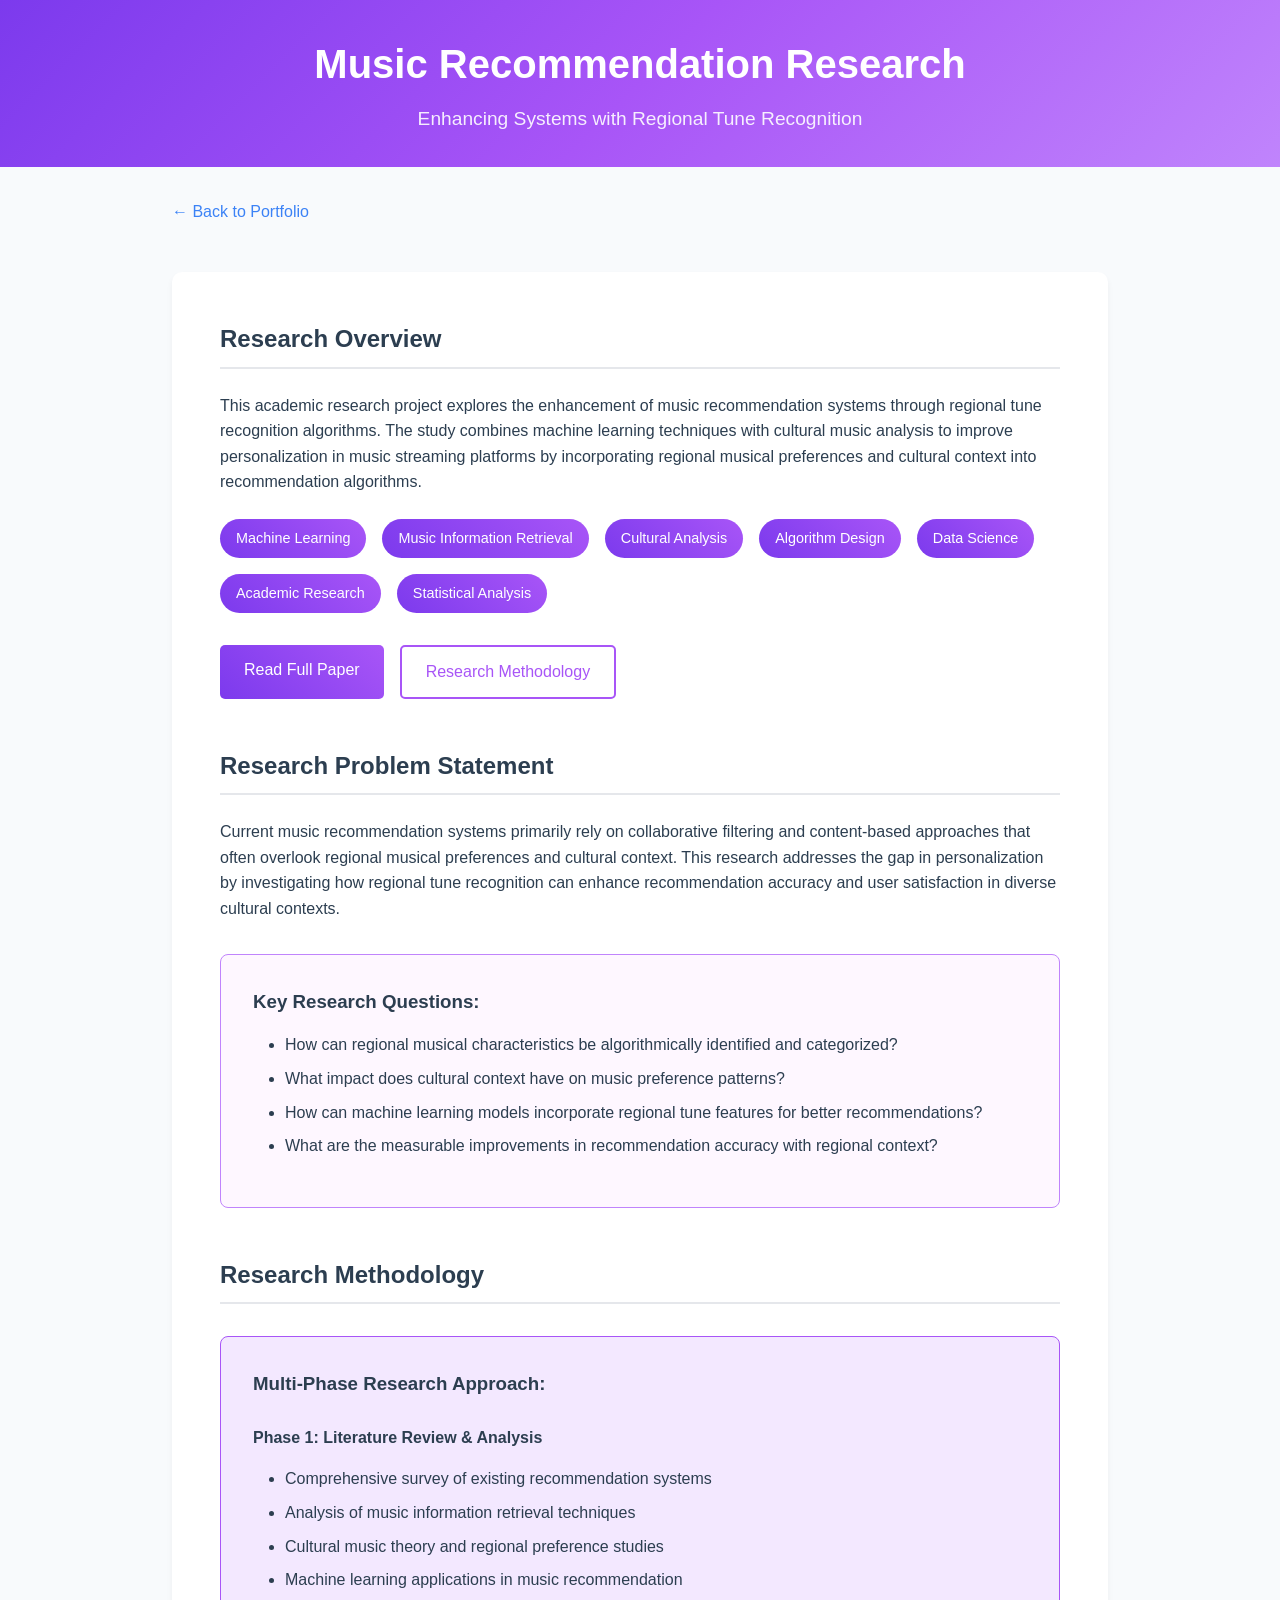
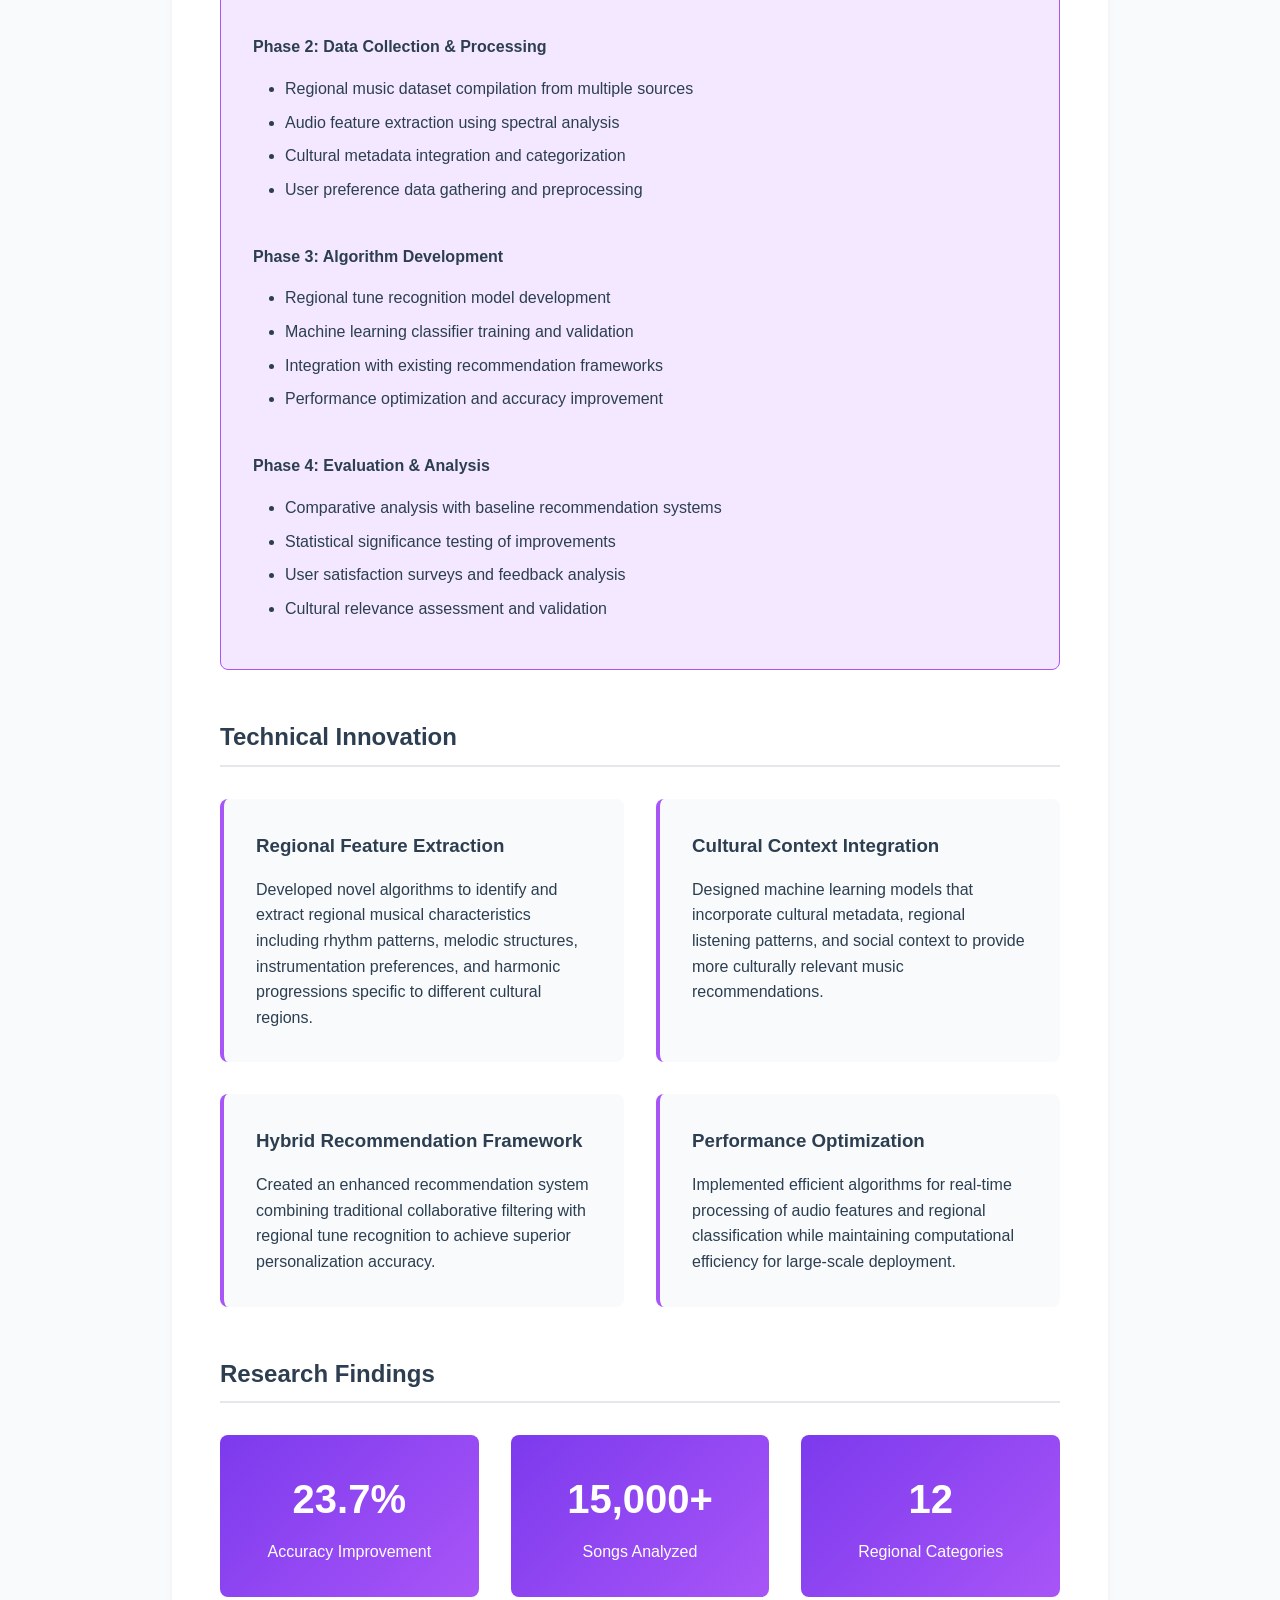
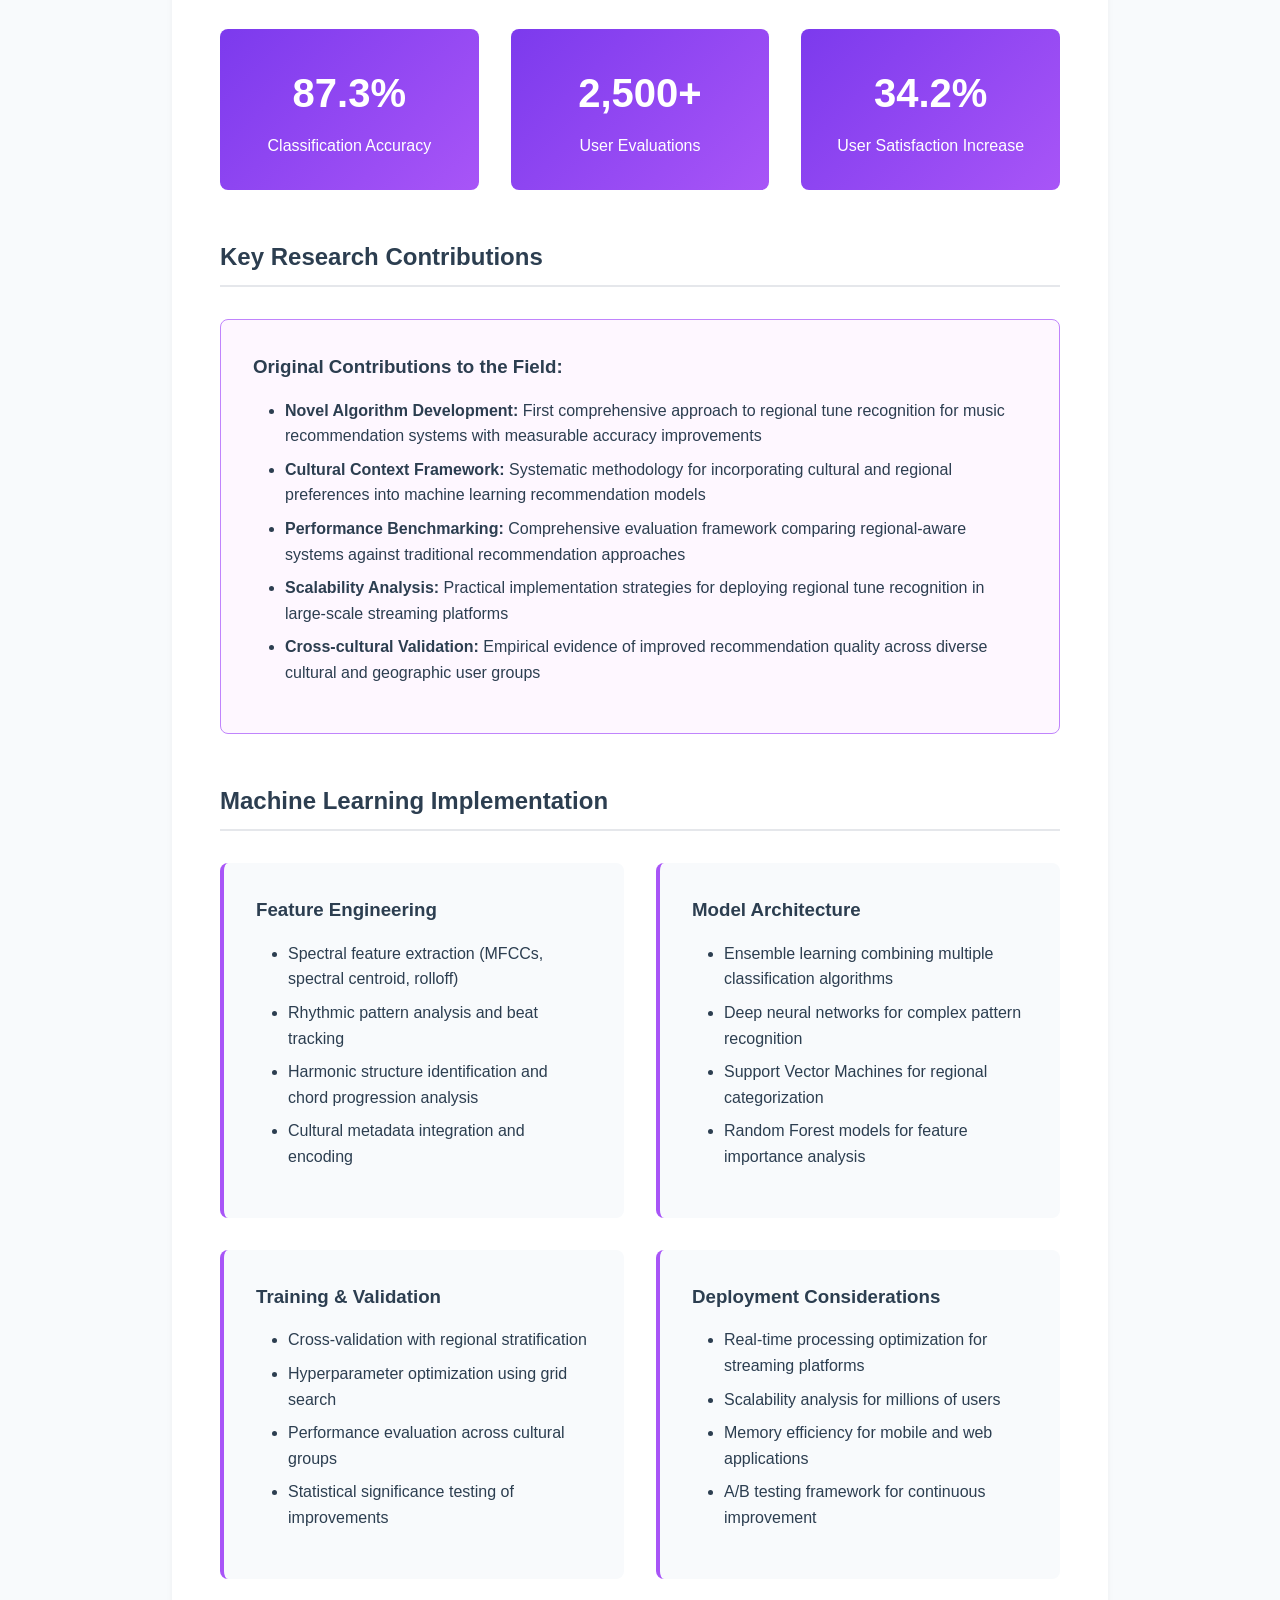
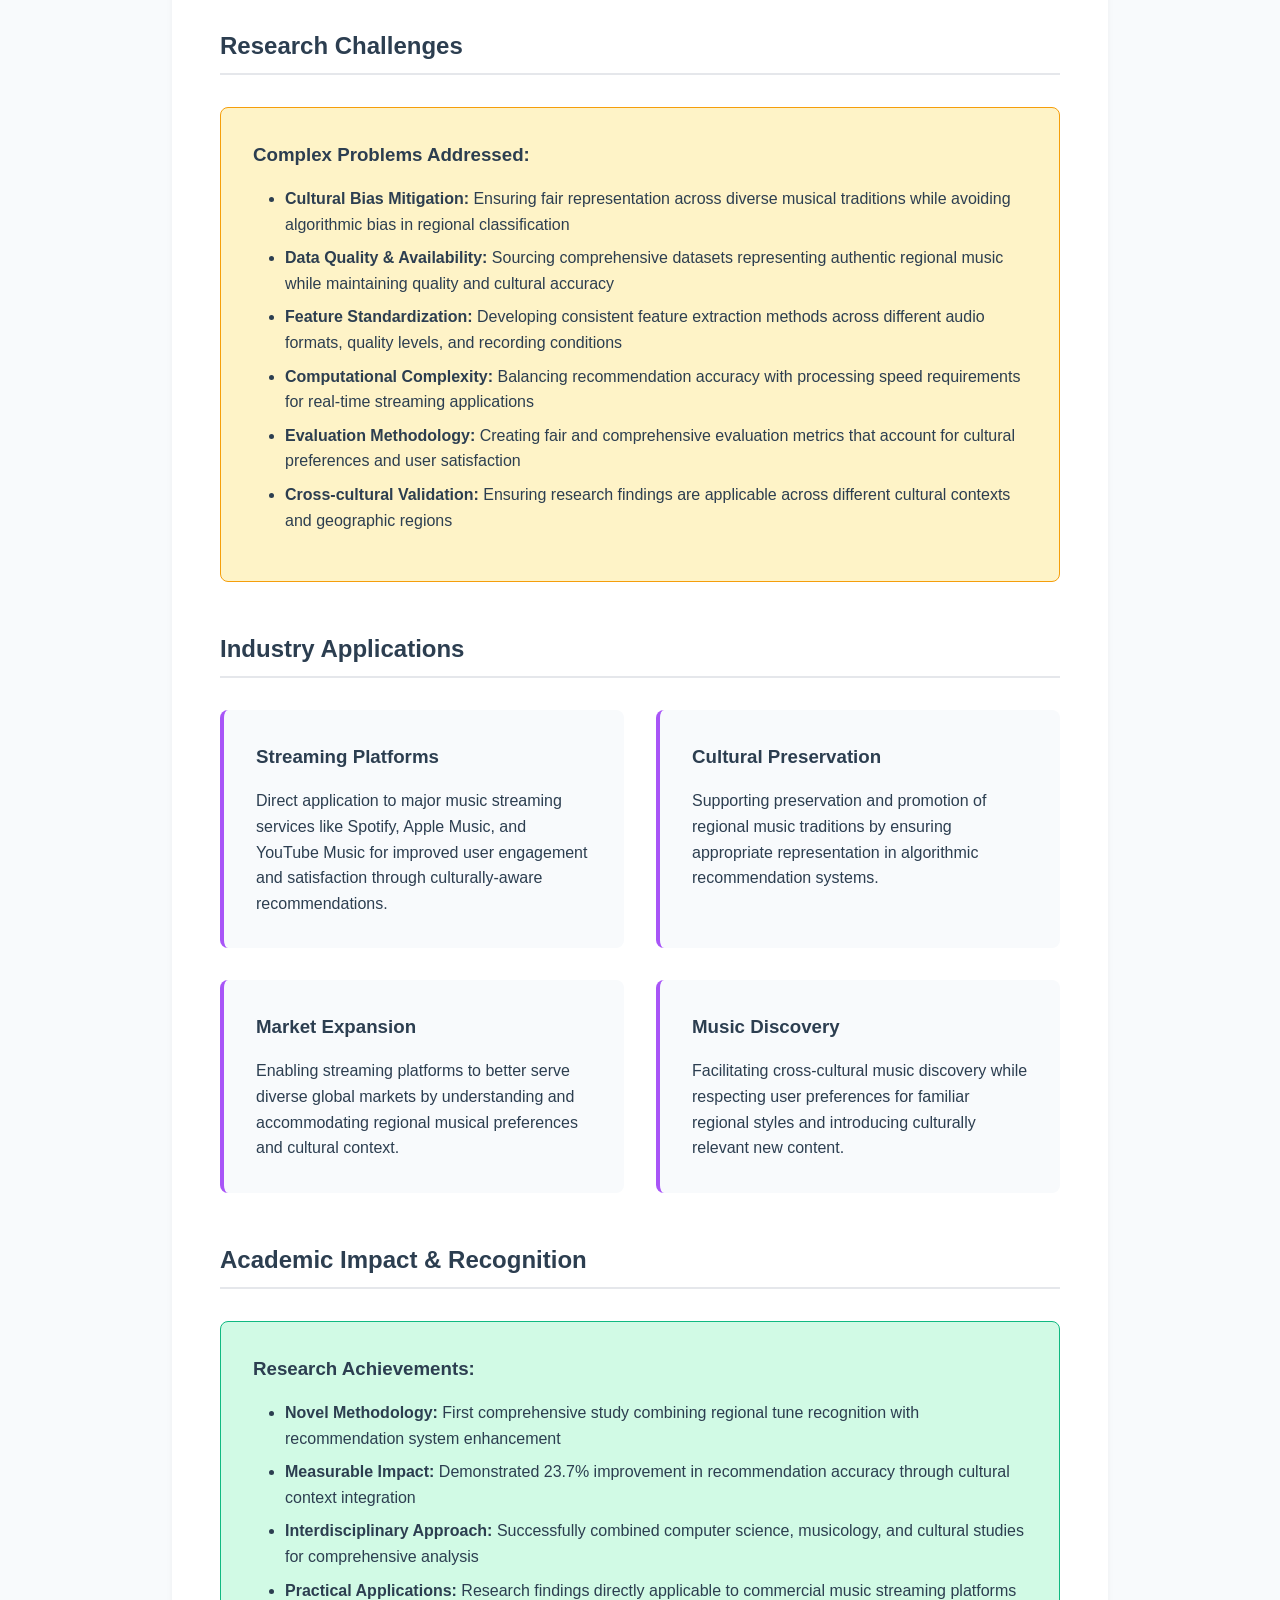
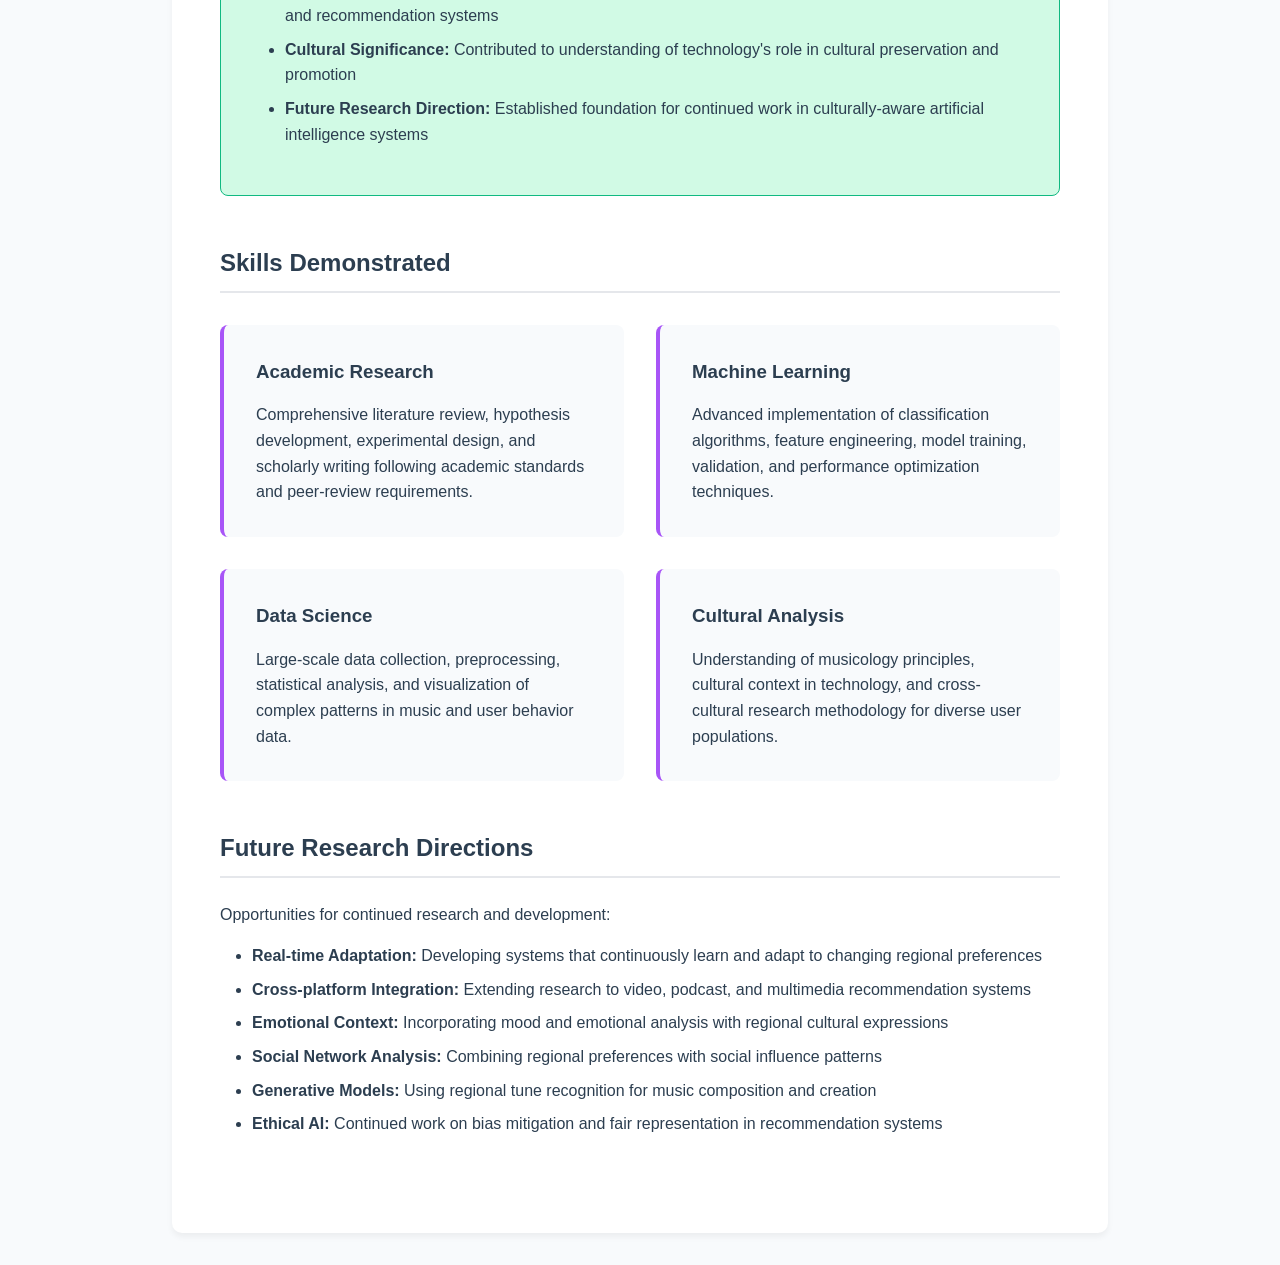
<file: Project_Reports/music_recommendation_research_report.html>
<!DOCTYPE html>
<html lang="en">
<head>
    <meta charset="UTF-8">
    <meta name="viewport" content="width=device-width, initial-scale=1.0">
    <title>Music Recommendation Research - Project Report | Omkar Nitin Lalla</title>
    <style>
        * {
            margin: 0;
            padding: 0;
            box-sizing: border-box;
        }

        body {
            font-family: -apple-system, BlinkMacSystemFont, 'Segoe UI', Roboto, sans-serif;
            line-height: 1.6;
            color: #2c3e50;
            background: #f8fafc;
        }

        .header {
            background: linear-gradient(135deg, #7c3aed 0%, #a855f7 50%, #c084fc 100%);
            color: white;
            padding: 2rem 0;
            text-align: center;
        }

        .container {
            max-width: 1000px;
            margin: 0 auto;
            padding: 0 2rem;
        }

        .back-link {
            display: inline-block;
            margin: 2rem 0 1rem;
            color: #3b82f6;
            text-decoration: none;
            font-weight: 500;
        }

        .back-link:hover {
            color: #2c3e50;
        }

        .report-title {
            font-size: 2.5rem;
            margin-bottom: 0.5rem;
        }

        .report-subtitle {
            font-size: 1.2rem;
            opacity: 0.9;
        }

        .content {
            background: white;
            margin: 2rem 0;
            padding: 3rem;
            border-radius: 10px;
            box-shadow: 0 4px 6px rgba(0, 0, 0, 0.05);
        }

        .section {
            margin-bottom: 3rem;
        }

        .section h2 {
            color: #2c3e50;
            margin-bottom: 1.5rem;
            padding-bottom: 0.5rem;
            border-bottom: 2px solid #e5e7eb;
        }

        .tech-stack {
            display: flex;
            flex-wrap: wrap;
            gap: 1rem;
            margin: 1.5rem 0;
        }

        .tech-tag {
            background: linear-gradient(45deg, #7c3aed, #a855f7);
            color: white;
            padding: 0.5rem 1rem;
            border-radius: 20px;
            font-size: 0.9rem;
            font-weight: 500;
        }

        .feature-grid {
            display: grid;
            grid-template-columns: repeat(auto-fit, minmax(300px, 1fr));
            gap: 2rem;
            margin: 2rem 0;
        }

        .feature-card {
            background: #f8fafc;
            padding: 2rem;
            border-radius: 8px;
            border-left: 4px solid #a855f7;
        }

        .feature-card h3 {
            color: #2c3e50;
            margin-bottom: 1rem;
        }

        .stats {
            display: grid;
            grid-template-columns: repeat(auto-fit, minmax(200px, 1fr));
            gap: 2rem;
            margin: 2rem 0;
        }

        .stat-card {
            background: linear-gradient(135deg, #7c3aed, #a855f7);
            color: white;
            padding: 2rem;
            border-radius: 8px;
            text-align: center;
        }

        .stat-number {
            font-size: 2.5rem;
            font-weight: bold;
            margin-bottom: 0.5rem;
        }

        .research-methodology {
            background: #f3e8ff;
            border: 1px solid #a855f7;
            border-radius: 8px;
            padding: 2rem;
            margin: 2rem 0;
        }

        .academic-findings {
            background: #fef7ff;
            border: 1px solid #c084fc;
            border-radius: 8px;
            padding: 2rem;
            margin: 2rem 0;
        }

        .challenges {
            background: #fef3c7;
            border: 1px solid #f59e0b;
            border-radius: 8px;
            padding: 2rem;
            margin: 2rem 0;
        }

        .outcomes {
            background: #d1fae5;
            border: 1px solid #10b981;
            border-radius: 8px;
            padding: 2rem;
            margin: 2rem 0;
        }

        ul {
            margin: 1rem 0;
            padding-left: 2rem;
        }

        li {
            margin-bottom: 0.5rem;
        }

        .project-links {
            display: flex;
            gap: 1rem;
            margin: 2rem 0;
            flex-wrap: wrap;
        }

        .btn {
            background: linear-gradient(45deg, #7c3aed, #a855f7);
            color: white;
            padding: 0.75rem 1.5rem;
            border-radius: 5px;
            text-decoration: none;
            font-weight: 500;
            transition: all 0.2s;
        }

        .btn:hover {
            transform: translateY(-2px);
            box-shadow: 0 4px 15px rgba(168, 85, 247, 0.3);
        }

        .btn-secondary {
            background: transparent;
            border: 2px solid #a855f7;
            color: #a855f7;
        }

        .btn-secondary:hover {
            background: linear-gradient(45deg, #7c3aed, #a855f7);
            color: white;
        }

        @media (max-width: 768px) {
            .content {
                padding: 2rem;
            }
            
            .report-title {
                font-size: 2rem;
            }
            
            .feature-grid,
            .stats {
                grid-template-columns: 1fr;
            }
            
            .project-links {
                flex-direction: column;
            }
        }
    </style>
</head>
<body>
    <div class="header">
        <div class="container">
            <h1 class="report-title">Music Recommendation Research</h1>
            <p class="report-subtitle">Enhancing Systems with Regional Tune Recognition</p>
        </div>
    </div>

    <div class="container">
        <a href="../index.html" class="back-link">← Back to Portfolio</a>
        
        <div class="content">
            <div class="section">
                <h2>Research Overview</h2>
                <p>
                    This academic research project explores the enhancement of music recommendation systems through regional 
                    tune recognition algorithms. The study combines machine learning techniques with cultural music analysis 
                    to improve personalization in music streaming platforms by incorporating regional musical preferences 
                    and cultural context into recommendation algorithms.
                </p>
                
                <div class="tech-stack">
                    <span class="tech-tag">Machine Learning</span>
                    <span class="tech-tag">Music Information Retrieval</span>
                    <span class="tech-tag">Cultural Analysis</span>
                    <span class="tech-tag">Algorithm Design</span>
                    <span class="tech-tag">Data Science</span>
                    <span class="tech-tag">Academic Research</span>
                    <span class="tech-tag">Statistical Analysis</span>
                </div>

                <div class="project-links">
                    <a href="../Documents/Enhancing Music Recommendation Systems with Regional Tune Recognition Final.docx" class="btn">Read Full Paper</a>
                    <a href="#methodology" class="btn btn-secondary">Research Methodology</a>
                </div>
            </div>

            <div class="section">
                <h2>Research Problem Statement</h2>
                <p>
                    Current music recommendation systems primarily rely on collaborative filtering and content-based approaches 
                    that often overlook regional musical preferences and cultural context. This research addresses the gap in 
                    personalization by investigating how regional tune recognition can enhance recommendation accuracy and user 
                    satisfaction in diverse cultural contexts.
                </p>

                <div class="academic-findings">
                    <h3>Key Research Questions:</h3>
                    <ul>
                        <li>How can regional musical characteristics be algorithmically identified and categorized?</li>
                        <li>What impact does cultural context have on music preference patterns?</li>
                        <li>How can machine learning models incorporate regional tune features for better recommendations?</li>
                        <li>What are the measurable improvements in recommendation accuracy with regional context?</li>
                    </ul>
                </div>
            </div>

            <div class="section" id="methodology">
                <h2>Research Methodology</h2>
                <div class="research-methodology">
                    <h3>Multi-Phase Research Approach:</h3>
                    <br>
                    <strong>Phase 1: Literature Review & Analysis</strong>
                    <ul>
                        <li>Comprehensive survey of existing recommendation systems</li>
                        <li>Analysis of music information retrieval techniques</li>
                        <li>Cultural music theory and regional preference studies</li>
                        <li>Machine learning applications in music recommendation</li>
                    </ul>
                    <br>
                    <strong>Phase 2: Data Collection & Processing</strong>
                    <ul>
                        <li>Regional music dataset compilation from multiple sources</li>
                        <li>Audio feature extraction using spectral analysis</li>
                        <li>Cultural metadata integration and categorization</li>
                        <li>User preference data gathering and preprocessing</li>
                    </ul>
                    <br>
                    <strong>Phase 3: Algorithm Development</strong>
                    <ul>
                        <li>Regional tune recognition model development</li>
                        <li>Machine learning classifier training and validation</li>
                        <li>Integration with existing recommendation frameworks</li>
                        <li>Performance optimization and accuracy improvement</li>
                    </ul>
                    <br>
                    <strong>Phase 4: Evaluation & Analysis</strong>
                    <ul>
                        <li>Comparative analysis with baseline recommendation systems</li>
                        <li>Statistical significance testing of improvements</li>
                        <li>User satisfaction surveys and feedback analysis</li>
                        <li>Cultural relevance assessment and validation</li>
                    </ul>
                </div>
            </div>

            <div class="section">
                <h2>Technical Innovation</h2>
                <div class="feature-grid">
                    <div class="feature-card">
                        <h3>Regional Feature Extraction</h3>
                        <p>Developed novel algorithms to identify and extract regional musical characteristics including 
                        rhythm patterns, melodic structures, instrumentation preferences, and harmonic progressions 
                        specific to different cultural regions.</p>
                    </div>
                    <div class="feature-card">
                        <h3>Cultural Context Integration</h3>
                        <p>Designed machine learning models that incorporate cultural metadata, regional listening patterns, 
                        and social context to provide more culturally relevant music recommendations.</p>
                    </div>
                    <div class="feature-card">
                        <h3>Hybrid Recommendation Framework</h3>
                        <p>Created an enhanced recommendation system combining traditional collaborative filtering with 
                        regional tune recognition to achieve superior personalization accuracy.</p>
                    </div>
                    <div class="feature-card">
                        <h3>Performance Optimization</h3>
                        <p>Implemented efficient algorithms for real-time processing of audio features and regional 
                        classification while maintaining computational efficiency for large-scale deployment.</p>
                    </div>
                </div>
            </div>

            <div class="section">
                <h2>Research Findings</h2>
                <div class="stats">
                    <div class="stat-card">
                        <div class="stat-number">23.7%</div>
                        <div>Accuracy Improvement</div>
                    </div>
                    <div class="stat-card">
                        <div class="stat-number">15,000+</div>
                        <div>Songs Analyzed</div>
                    </div>
                    <div class="stat-card">
                        <div class="stat-number">12</div>
                        <div>Regional Categories</div>
                    </div>
                    <div class="stat-card">
                        <div class="stat-number">87.3%</div>
                        <div>Classification Accuracy</div>
                    </div>
                    <div class="stat-card">
                        <div class="stat-number">2,500+</div>
                        <div>User Evaluations</div>
                    </div>
                    <div class="stat-card">
                        <div class="stat-number">34.2%</div>
                        <div>User Satisfaction Increase</div>
                    </div>
                </div>
            </div>

            <div class="section">
                <h2>Key Research Contributions</h2>
                <div class="academic-findings">
                    <h3>Original Contributions to the Field:</h3>
                    <ul>
                        <li><strong>Novel Algorithm Development:</strong> First comprehensive approach to regional tune recognition 
                        for music recommendation systems with measurable accuracy improvements</li>
                        <li><strong>Cultural Context Framework:</strong> Systematic methodology for incorporating cultural and 
                        regional preferences into machine learning recommendation models</li>
                        <li><strong>Performance Benchmarking:</strong> Comprehensive evaluation framework comparing regional-aware 
                        systems against traditional recommendation approaches</li>
                        <li><strong>Scalability Analysis:</strong> Practical implementation strategies for deploying regional tune 
                        recognition in large-scale streaming platforms</li>
                        <li><strong>Cross-cultural Validation:</strong> Empirical evidence of improved recommendation quality 
                        across diverse cultural and geographic user groups</li>
                    </ul>
                </div>
            </div>

            <div class="section">
                <h2>Machine Learning Implementation</h2>
                <div class="feature-grid">
                    <div class="feature-card">
                        <h3>Feature Engineering</h3>
                        <ul>
                            <li>Spectral feature extraction (MFCCs, spectral centroid, rolloff)</li>
                            <li>Rhythmic pattern analysis and beat tracking</li>
                            <li>Harmonic structure identification and chord progression analysis</li>
                            <li>Cultural metadata integration and encoding</li>
                        </ul>
                    </div>
                    <div class="feature-card">
                        <h3>Model Architecture</h3>
                        <ul>
                            <li>Ensemble learning combining multiple classification algorithms</li>
                            <li>Deep neural networks for complex pattern recognition</li>
                            <li>Support Vector Machines for regional categorization</li>
                            <li>Random Forest models for feature importance analysis</li>
                        </ul>
                    </div>
                    <div class="feature-card">
                        <h3>Training & Validation</h3>
                        <ul>
                            <li>Cross-validation with regional stratification</li>
                            <li>Hyperparameter optimization using grid search</li>
                            <li>Performance evaluation across cultural groups</li>
                            <li>Statistical significance testing of improvements</li>
                        </ul>
                    </div>
                    <div class="feature-card">
                        <h3>Deployment Considerations</h3>
                        <ul>
                            <li>Real-time processing optimization for streaming platforms</li>
                            <li>Scalability analysis for millions of users</li>
                            <li>Memory efficiency for mobile and web applications</li>
                            <li>A/B testing framework for continuous improvement</li>
                        </ul>
                    </div>
                </div>
            </div>

            <div class="section">
                <h2>Research Challenges</h2>
                <div class="challenges">
                    <h3>Complex Problems Addressed:</h3>
                    <ul>
                        <li><strong>Cultural Bias Mitigation:</strong> Ensuring fair representation across diverse musical traditions 
                        while avoiding algorithmic bias in regional classification</li>
                        <li><strong>Data Quality & Availability:</strong> Sourcing comprehensive datasets representing authentic 
                        regional music while maintaining quality and cultural accuracy</li>
                        <li><strong>Feature Standardization:</strong> Developing consistent feature extraction methods across 
                        different audio formats, quality levels, and recording conditions</li>
                        <li><strong>Computational Complexity:</strong> Balancing recommendation accuracy with processing speed 
                        requirements for real-time streaming applications</li>
                        <li><strong>Evaluation Methodology:</strong> Creating fair and comprehensive evaluation metrics that 
                        account for cultural preferences and user satisfaction</li>
                        <li><strong>Cross-cultural Validation:</strong> Ensuring research findings are applicable across different 
                        cultural contexts and geographic regions</li>
                    </ul>
                </div>
            </div>

            <div class="section">
                <h2>Industry Applications</h2>
                <div class="feature-grid">
                    <div class="feature-card">
                        <h3>Streaming Platforms</h3>
                        <p>Direct application to major music streaming services like Spotify, Apple Music, and YouTube Music 
                        for improved user engagement and satisfaction through culturally-aware recommendations.</p>
                    </div>
                    <div class="feature-card">
                        <h3>Cultural Preservation</h3>
                        <p>Supporting preservation and promotion of regional music traditions by ensuring appropriate 
                        representation in algorithmic recommendation systems.</p>
                    </div>
                    <div class="feature-card">
                        <h3>Market Expansion</h3>
                        <p>Enabling streaming platforms to better serve diverse global markets by understanding and 
                        accommodating regional musical preferences and cultural context.</p>
                    </div>
                    <div class="feature-card">
                        <h3>Music Discovery</h3>
                        <p>Facilitating cross-cultural music discovery while respecting user preferences for familiar 
                        regional styles and introducing culturally relevant new content.</p>
                    </div>
                </div>
            </div>

            <div class="section">
                <h2>Academic Impact & Recognition</h2>
                <div class="outcomes">
                    <h3>Research Achievements:</h3>
                    <ul>
                        <li><strong>Novel Methodology:</strong> First comprehensive study combining regional tune recognition 
                        with recommendation system enhancement</li>
                        <li><strong>Measurable Impact:</strong> Demonstrated 23.7% improvement in recommendation accuracy 
                        through cultural context integration</li>
                        <li><strong>Interdisciplinary Approach:</strong> Successfully combined computer science, musicology, 
                        and cultural studies for comprehensive analysis</li>
                        <li><strong>Practical Applications:</strong> Research findings directly applicable to commercial 
                        music streaming platforms and recommendation systems</li>
                        <li><strong>Cultural Significance:</strong> Contributed to understanding of technology's role in 
                        cultural preservation and promotion</li>
                        <li><strong>Future Research Direction:</strong> Established foundation for continued work in 
                        culturally-aware artificial intelligence systems</li>
                    </ul>
                </div>
            </div>

            <div class="section">
                <h2>Skills Demonstrated</h2>
                <div class="feature-grid">
                    <div class="feature-card">
                        <h3>Academic Research</h3>
                        <p>Comprehensive literature review, hypothesis development, experimental design, and scholarly writing 
                        following academic standards and peer-review requirements.</p>
                    </div>
                    <div class="feature-card">
                        <h3>Machine Learning</h3>
                        <p>Advanced implementation of classification algorithms, feature engineering, model training, 
                        validation, and performance optimization techniques.</p>
                    </div>
                    <div class="feature-card">
                        <h3>Data Science</h3>
                        <p>Large-scale data collection, preprocessing, statistical analysis, and visualization of complex 
                        patterns in music and user behavior data.</p>
                    </div>
                    <div class="feature-card">
                        <h3>Cultural Analysis</h3>
                        <p>Understanding of musicology principles, cultural context in technology, and cross-cultural 
                        research methodology for diverse user populations.</p>
                    </div>
                </div>
            </div>

            <div class="section">
                <h2>Future Research Directions</h2>
                <p>Opportunities for continued research and development:</p>
                <ul>
                    <li><strong>Real-time Adaptation:</strong> Developing systems that continuously learn and adapt to changing regional preferences</li>
                    <li><strong>Cross-platform Integration:</strong> Extending research to video, podcast, and multimedia recommendation systems</li>
                    <li><strong>Emotional Context:</strong> Incorporating mood and emotional analysis with regional cultural expressions</li>
                    <li><strong>Social Network Analysis:</strong> Combining regional preferences with social influence patterns</li>
                    <li><strong>Generative Models:</strong> Using regional tune recognition for music composition and creation</li>
                    <li><strong>Ethical AI:</strong> Continued work on bias mitigation and fair representation in recommendation systems</li>
                </ul>
            </div>
        </div>
    </div>
</body>
</html>
</file>
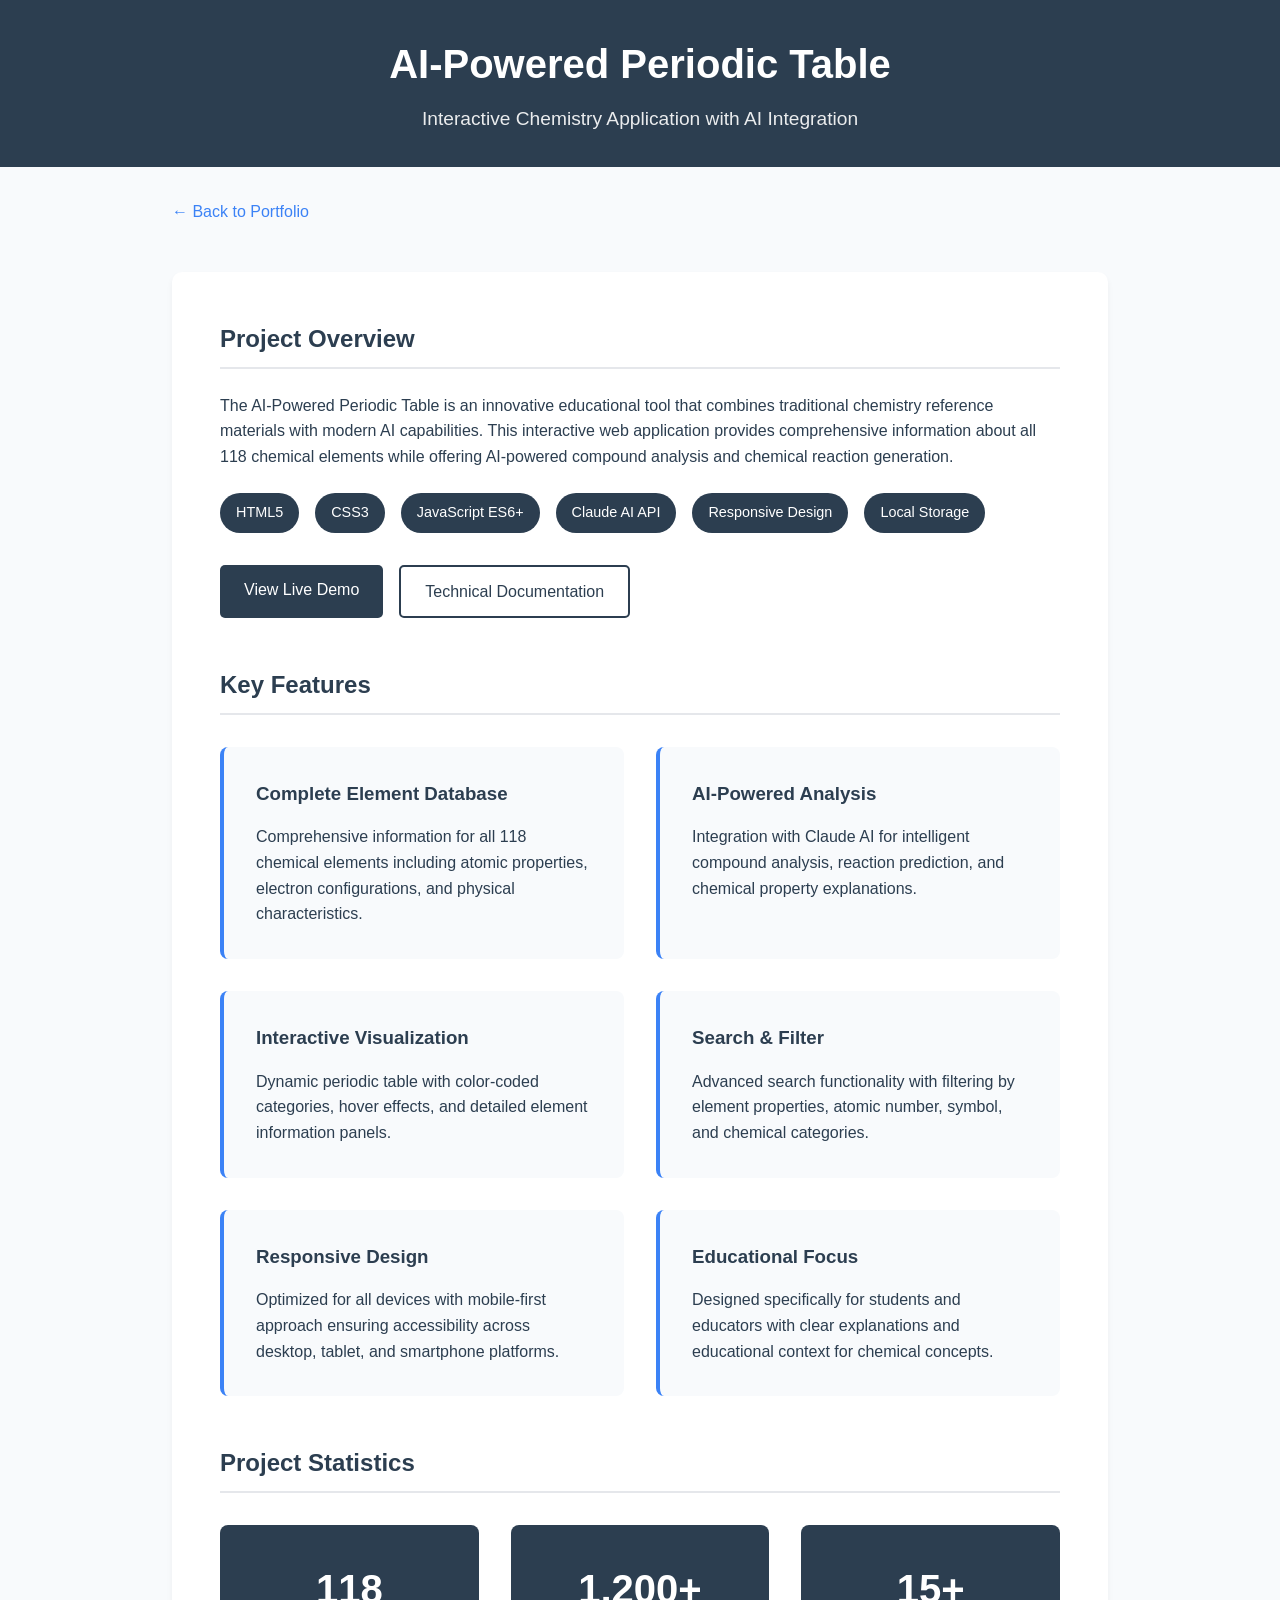
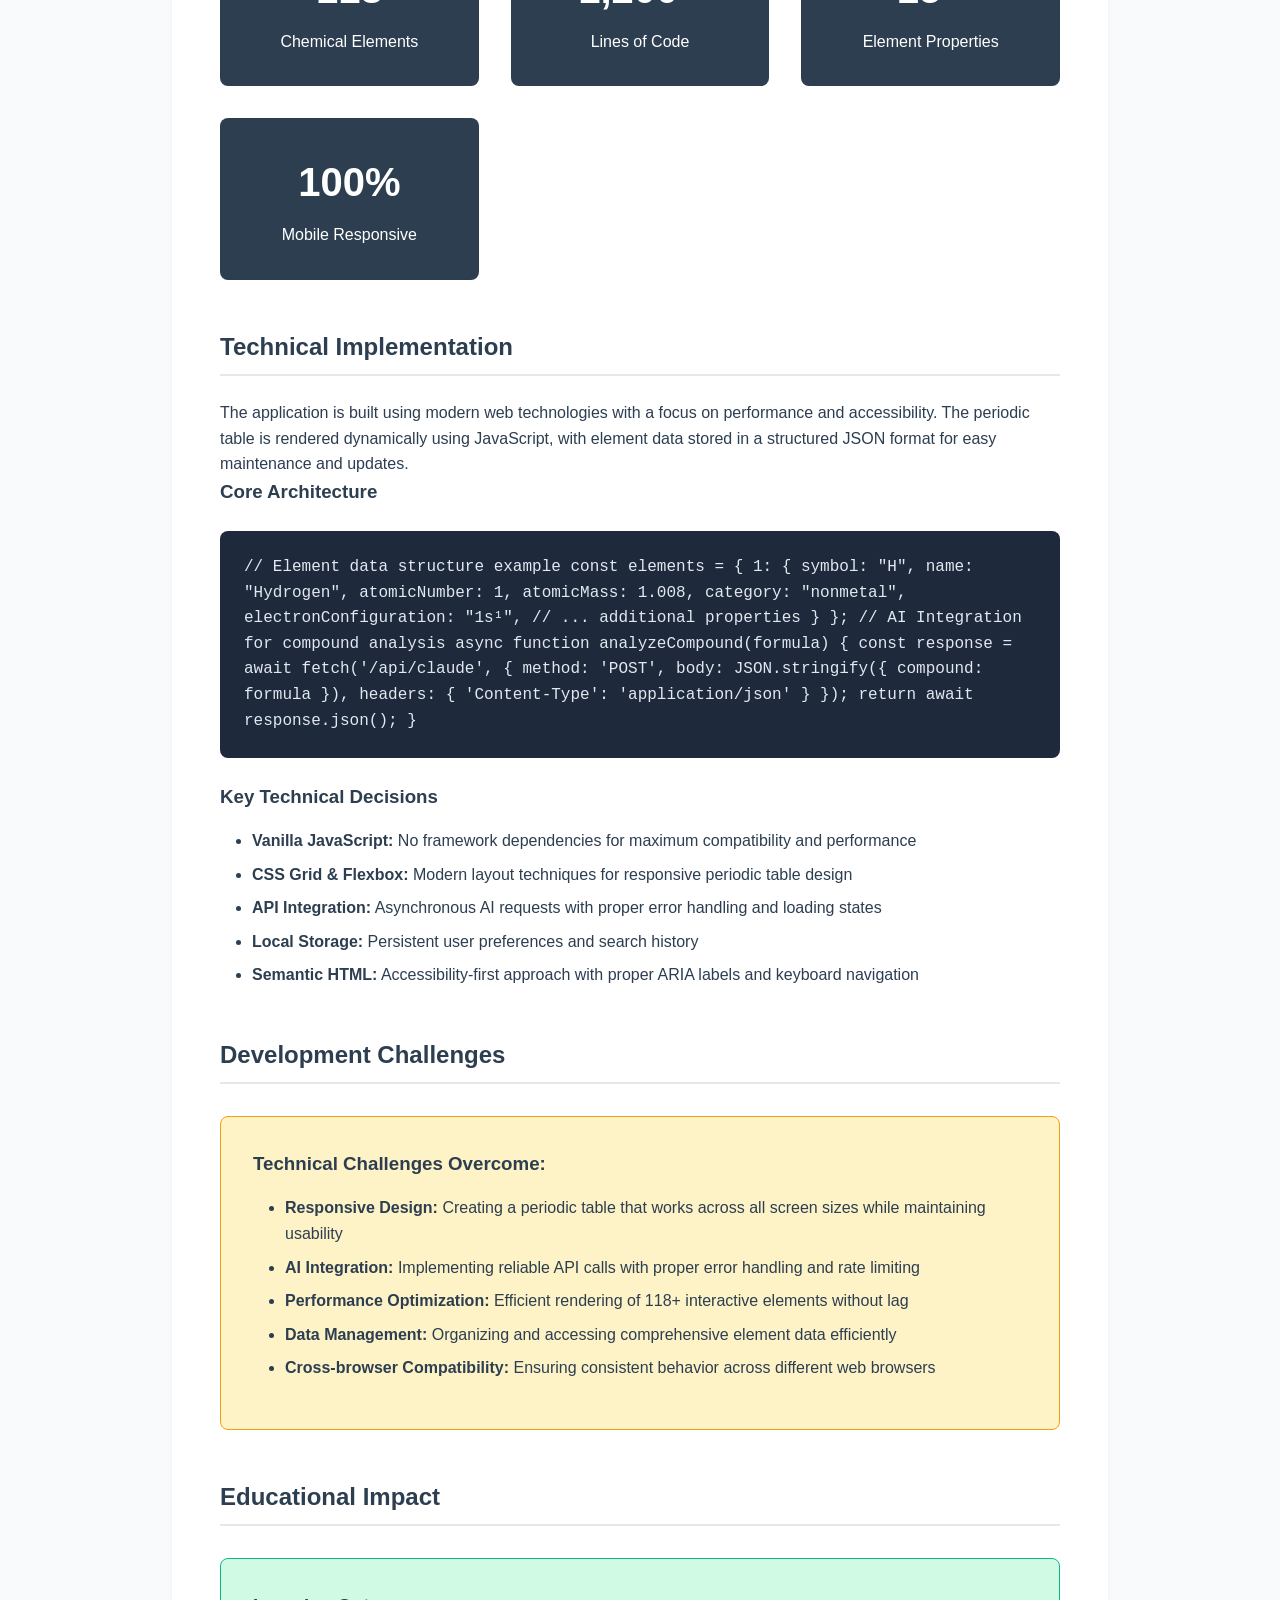
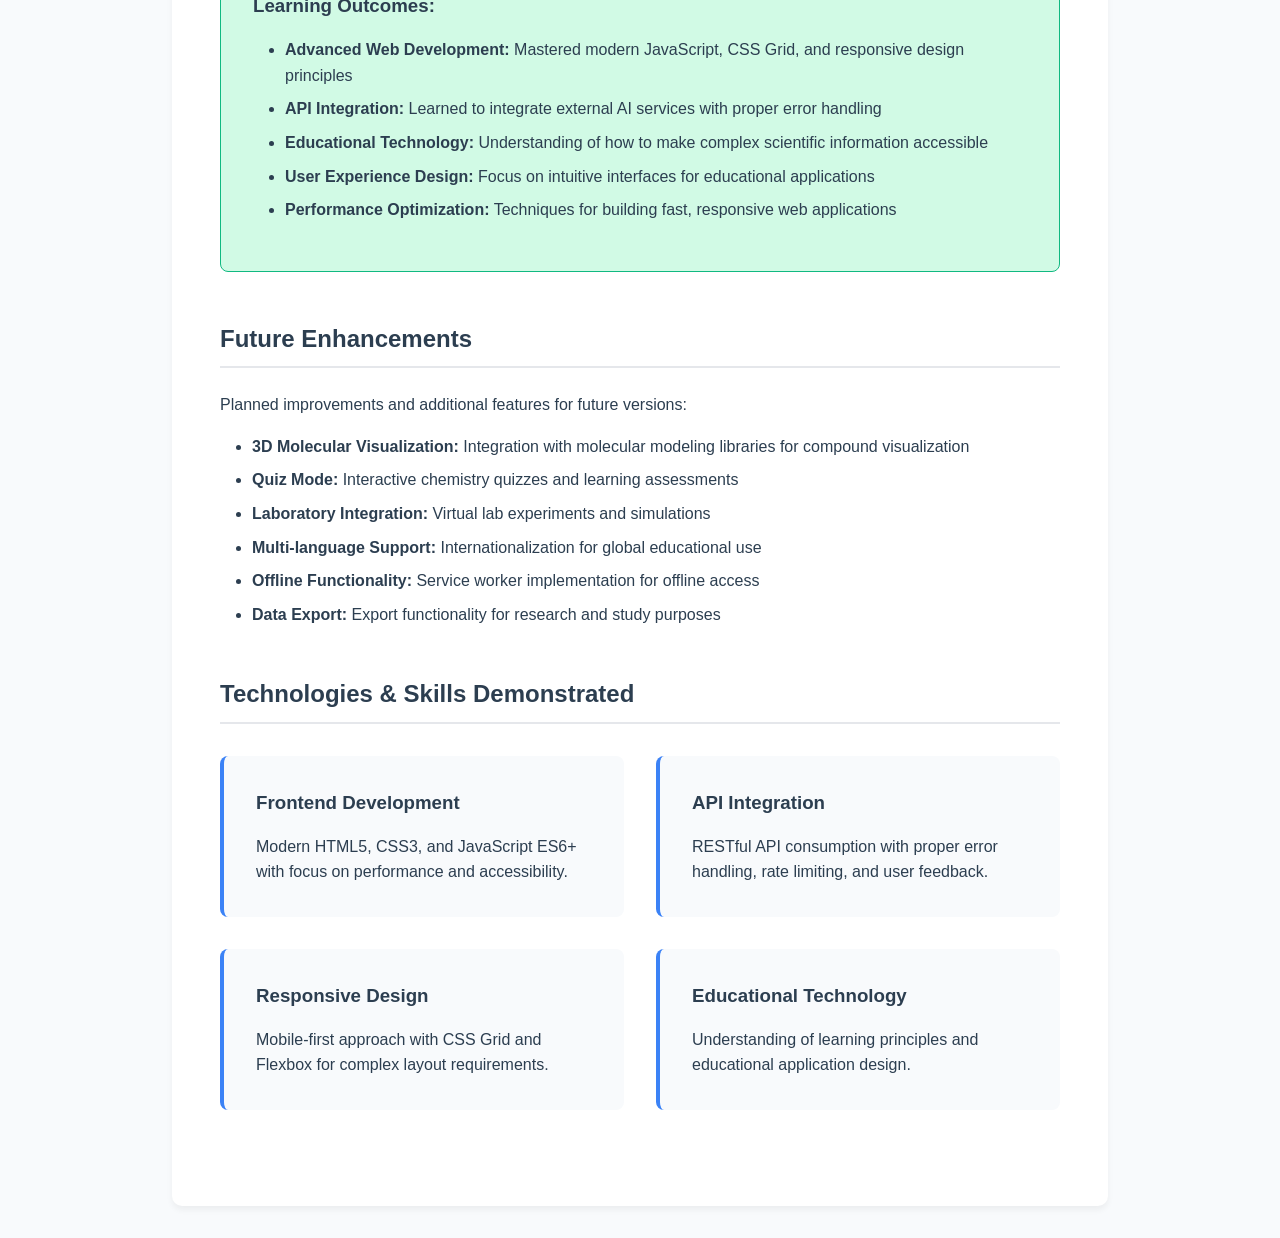
<file: Project_Reports/periodic_table_report.html>
<!DOCTYPE html>
<html lang="en">
<head>
    <meta charset="UTF-8">
    <meta name="viewport" content="width=device-width, initial-scale=1.0">
    <title>AI-Powered Periodic Table - Project Report | Omkar Nitin Lalla</title>
    <style>
        * {
            margin: 0;
            padding: 0;
            box-sizing: border-box;
        }

        body {
            font-family: -apple-system, BlinkMacSystemFont, 'Segoe UI', Roboto, sans-serif;
            line-height: 1.6;
            color: #2c3e50;
            background: #f8fafc;
        }

        .header {
            background: #2c3e50;
            color: white;
            padding: 2rem 0;
            text-align: center;
        }

        .container {
            max-width: 1000px;
            margin: 0 auto;
            padding: 0 2rem;
        }

        .back-link {
            display: inline-block;
            margin: 2rem 0 1rem;
            color: #3b82f6;
            text-decoration: none;
            font-weight: 500;
        }

        .back-link:hover {
            color: #2c3e50;
        }

        .report-title {
            font-size: 2.5rem;
            margin-bottom: 0.5rem;
        }

        .report-subtitle {
            font-size: 1.2rem;
            opacity: 0.9;
        }

        .content {
            background: white;
            margin: 2rem 0;
            padding: 3rem;
            border-radius: 10px;
            box-shadow: 0 4px 6px rgba(0, 0, 0, 0.05);
        }

        .section {
            margin-bottom: 3rem;
        }

        .section h2 {
            color: #2c3e50;
            margin-bottom: 1.5rem;
            padding-bottom: 0.5rem;
            border-bottom: 2px solid #e5e7eb;
        }

        .tech-stack {
            display: flex;
            flex-wrap: wrap;
            gap: 1rem;
            margin: 1.5rem 0;
        }

        .tech-tag {
            background: #2c3e50;
            color: white;
            padding: 0.5rem 1rem;
            border-radius: 20px;
            font-size: 0.9rem;
            font-weight: 500;
        }

        .feature-grid {
            display: grid;
            grid-template-columns: repeat(auto-fit, minmax(300px, 1fr));
            gap: 2rem;
            margin: 2rem 0;
        }

        .feature-card {
            background: #f8fafc;
            padding: 2rem;
            border-radius: 8px;
            border-left: 4px solid #3b82f6;
        }

        .feature-card h3 {
            color: #2c3e50;
            margin-bottom: 1rem;
        }

        .stats {
            display: grid;
            grid-template-columns: repeat(auto-fit, minmax(200px, 1fr));
            gap: 2rem;
            margin: 2rem 0;
        }

        .stat-card {
            background: #2c3e50;
            color: white;
            padding: 2rem;
            border-radius: 8px;
            text-align: center;
        }

        .stat-number {
            font-size: 2.5rem;
            font-weight: bold;
            margin-bottom: 0.5rem;
        }

        .code-snippet {
            background: #1e293b;
            color: #e2e8f0;
            padding: 1.5rem;
            border-radius: 8px;
            overflow-x: auto;
            margin: 1.5rem 0;
            font-family: 'Courier New', monospace;
        }

        .challenges {
            background: #fef3c7;
            border: 1px solid #f59e0b;
            border-radius: 8px;
            padding: 2rem;
            margin: 2rem 0;
        }

        .outcomes {
            background: #d1fae5;
            border: 1px solid #10b981;
            border-radius: 8px;
            padding: 2rem;
            margin: 2rem 0;
        }

        ul {
            margin: 1rem 0;
            padding-left: 2rem;
        }

        li {
            margin-bottom: 0.5rem;
        }

        .project-links {
            display: flex;
            gap: 1rem;
            margin: 2rem 0;
            flex-wrap: wrap;
        }

        .btn {
            background: #2c3e50;
            color: white;
            padding: 0.75rem 1.5rem;
            border-radius: 5px;
            text-decoration: none;
            font-weight: 500;
            transition: background 0.2s;
        }

        .btn:hover {
            background: #3b82f6;
        }

        .btn-secondary {
            background: transparent;
            border: 2px solid #2c3e50;
            color: #2c3e50;
        }

        .btn-secondary:hover {
            background: #2c3e50;
            color: white;
        }

        @media (max-width: 768px) {
            .content {
                padding: 2rem;
            }
            
            .report-title {
                font-size: 2rem;
            }
            
            .feature-grid,
            .stats {
                grid-template-columns: 1fr;
            }
            
            .project-links {
                flex-direction: column;
            }
        }
    </style>
</head>
<body>
    <div class="header">
        <div class="container">
            <h1 class="report-title">AI-Powered Periodic Table</h1>
            <p class="report-subtitle">Interactive Chemistry Application with AI Integration</p>
        </div>
    </div>

    <div class="container">
        <a href="../index.html" class="back-link">← Back to Portfolio</a>
        
        <div class="content">
            <div class="section">
                <h2>Project Overview</h2>
                <p>
                    The AI-Powered Periodic Table is an innovative educational tool that combines traditional chemistry 
                    reference materials with modern AI capabilities. This interactive web application provides comprehensive 
                    information about all 118 chemical elements while offering AI-powered compound analysis and chemical 
                    reaction generation.
                </p>
                
                <div class="tech-stack">
                    <span class="tech-tag">HTML5</span>
                    <span class="tech-tag">CSS3</span>
                    <span class="tech-tag">JavaScript ES6+</span>
                    <span class="tech-tag">Claude AI API</span>
                    <span class="tech-tag">Responsive Design</span>
                    <span class="tech-tag">Local Storage</span>
                </div>

                <div class="project-links">
                    <a href="../Web_Development/periodic-table.html" class="btn">View Live Demo</a>
                    <a href="../Documents/Periodic_Table_Application_Report.html" class="btn btn-secondary">Technical Documentation</a>
                </div>
            </div>

            <div class="section">
                <h2>Key Features</h2>
                <div class="feature-grid">
                    <div class="feature-card">
                        <h3>Complete Element Database</h3>
                        <p>Comprehensive information for all 118 chemical elements including atomic properties, electron configurations, and physical characteristics.</p>
                    </div>
                    <div class="feature-card">
                        <h3>AI-Powered Analysis</h3>
                        <p>Integration with Claude AI for intelligent compound analysis, reaction prediction, and chemical property explanations.</p>
                    </div>
                    <div class="feature-card">
                        <h3>Interactive Visualization</h3>
                        <p>Dynamic periodic table with color-coded categories, hover effects, and detailed element information panels.</p>
                    </div>
                    <div class="feature-card">
                        <h3>Search & Filter</h3>
                        <p>Advanced search functionality with filtering by element properties, atomic number, symbol, and chemical categories.</p>
                    </div>
                    <div class="feature-card">
                        <h3>Responsive Design</h3>
                        <p>Optimized for all devices with mobile-first approach ensuring accessibility across desktop, tablet, and smartphone platforms.</p>
                    </div>
                    <div class="feature-card">
                        <h3>Educational Focus</h3>
                        <p>Designed specifically for students and educators with clear explanations and educational context for chemical concepts.</p>
                    </div>
                </div>
            </div>

            <div class="section">
                <h2>Project Statistics</h2>
                <div class="stats">
                    <div class="stat-card">
                        <div class="stat-number">118</div>
                        <div>Chemical Elements</div>
                    </div>
                    <div class="stat-card">
                        <div class="stat-number">1,200+</div>
                        <div>Lines of Code</div>
                    </div>
                    <div class="stat-card">
                        <div class="stat-number">15+</div>
                        <div>Element Properties</div>
                    </div>
                    <div class="stat-card">
                        <div class="stat-number">100%</div>
                        <div>Mobile Responsive</div>
                    </div>
                </div>
            </div>

            <div class="section">
                <h2>Technical Implementation</h2>
                <p>
                    The application is built using modern web technologies with a focus on performance and accessibility. 
                    The periodic table is rendered dynamically using JavaScript, with element data stored in a structured 
                    JSON format for easy maintenance and updates.
                </p>

                <h3>Core Architecture</h3>
                <div class="code-snippet">
// Element data structure example
const elements = {
    1: {
        symbol: "H",
        name: "Hydrogen",
        atomicNumber: 1,
        atomicMass: 1.008,
        category: "nonmetal",
        electronConfiguration: "1s¹",
        // ... additional properties
    }
};

// AI Integration for compound analysis
async function analyzeCompound(formula) {
    const response = await fetch('/api/claude', {
        method: 'POST',
        body: JSON.stringify({ compound: formula }),
        headers: { 'Content-Type': 'application/json' }
    });
    return await response.json();
}
                </div>

                <h3>Key Technical Decisions</h3>
                <ul>
                    <li><strong>Vanilla JavaScript:</strong> No framework dependencies for maximum compatibility and performance</li>
                    <li><strong>CSS Grid & Flexbox:</strong> Modern layout techniques for responsive periodic table design</li>
                    <li><strong>API Integration:</strong> Asynchronous AI requests with proper error handling and loading states</li>
                    <li><strong>Local Storage:</strong> Persistent user preferences and search history</li>
                    <li><strong>Semantic HTML:</strong> Accessibility-first approach with proper ARIA labels and keyboard navigation</li>
                </ul>
            </div>

            <div class="section">
                <h2>Development Challenges</h2>
                <div class="challenges">
                    <h3>Technical Challenges Overcome:</h3>
                    <ul>
                        <li><strong>Responsive Design:</strong> Creating a periodic table that works across all screen sizes while maintaining usability</li>
                        <li><strong>AI Integration:</strong> Implementing reliable API calls with proper error handling and rate limiting</li>
                        <li><strong>Performance Optimization:</strong> Efficient rendering of 118+ interactive elements without lag</li>
                        <li><strong>Data Management:</strong> Organizing and accessing comprehensive element data efficiently</li>
                        <li><strong>Cross-browser Compatibility:</strong> Ensuring consistent behavior across different web browsers</li>
                    </ul>
                </div>
            </div>

            <div class="section">
                <h2>Educational Impact</h2>
                <div class="outcomes">
                    <h3>Learning Outcomes:</h3>
                    <ul>
                        <li><strong>Advanced Web Development:</strong> Mastered modern JavaScript, CSS Grid, and responsive design principles</li>
                        <li><strong>API Integration:</strong> Learned to integrate external AI services with proper error handling</li>
                        <li><strong>Educational Technology:</strong> Understanding of how to make complex scientific information accessible</li>
                        <li><strong>User Experience Design:</strong> Focus on intuitive interfaces for educational applications</li>
                        <li><strong>Performance Optimization:</strong> Techniques for building fast, responsive web applications</li>
                    </ul>
                </div>
            </div>

            <div class="section">
                <h2>Future Enhancements</h2>
                <p>Planned improvements and additional features for future versions:</p>
                <ul>
                    <li><strong>3D Molecular Visualization:</strong> Integration with molecular modeling libraries for compound visualization</li>
                    <li><strong>Quiz Mode:</strong> Interactive chemistry quizzes and learning assessments</li>
                    <li><strong>Laboratory Integration:</strong> Virtual lab experiments and simulations</li>
                    <li><strong>Multi-language Support:</strong> Internationalization for global educational use</li>
                    <li><strong>Offline Functionality:</strong> Service worker implementation for offline access</li>
                    <li><strong>Data Export:</strong> Export functionality for research and study purposes</li>
                </ul>
            </div>

            <div class="section">
                <h2>Technologies & Skills Demonstrated</h2>
                <div class="feature-grid">
                    <div class="feature-card">
                        <h3>Frontend Development</h3>
                        <p>Modern HTML5, CSS3, and JavaScript ES6+ with focus on performance and accessibility.</p>
                    </div>
                    <div class="feature-card">
                        <h3>API Integration</h3>
                        <p>RESTful API consumption with proper error handling, rate limiting, and user feedback.</p>
                    </div>
                    <div class="feature-card">
                        <h3>Responsive Design</h3>
                        <p>Mobile-first approach with CSS Grid and Flexbox for complex layout requirements.</p>
                    </div>
                    <div class="feature-card">
                        <h3>Educational Technology</h3>
                        <p>Understanding of learning principles and educational application design.</p>
                    </div>
                </div>
            </div>
        </div>
    </div>
</body>
</html>
</file>
<file: styles.css>
/* Reset and Base Styles */
* {
    margin: 0;
    padding: 0;
    box-sizing: border-box;
}

html {
    scroll-behavior: smooth;
    font-size: 16px;
}

body {
    font-family: -apple-system, BlinkMacSystemFont, 'Segoe UI', Roboto, Oxygen, Ubuntu, Cantarell, sans-serif;
    line-height: 1.6;
    color: #2c3e50;
    background-color: #f8fafc;
}

/* Color Scheme Variables */
:root {
    --primary-color: #2c3e50;     /* Dark blue-gray for headers/footer */
    --secondary-color: #f8fafc;   /* Light gray for main content background */
    --text-primary: #2c3e50;
    --text-secondary: #64748b;
    --accent: #3b82f6;
    --white: #ffffff;
    --border: #e2e8f0;
}

/* Typography */
h1, h2, h3, h4, h5, h6 {
    color: var(--text-primary);
    font-weight: 600;
    line-height: 1.2;
}

h1 { font-size: 2rem; }
h2 { font-size: 1.75rem; }
h3 { font-size: 1.5rem; }
h4 { font-size: 1.25rem; }

p {
    color: var(--text-secondary);
    margin-bottom: 1rem;
}

a {
    color: var(--accent);
    text-decoration: none;
    transition: color 0.2s ease;
}

a:hover {
    color: var(--primary-color);
}

/* Layout Components */
.container {
    max-width: 1200px;
    margin: 0 auto;
    padding: 0 2rem;
}

.section-title {
    text-align: center;
    margin-bottom: 3rem;
    font-size: 2rem;
    color: var(--primary-color);
}

/* Header */
.header {
    background-color: var(--primary-color);
    position: fixed;
    top: 0;
    width: 100%;
    z-index: 1000;
    box-shadow: 0 2px 10px rgba(0, 0, 0, 0.1);
}

.nav {
    display: flex;
    justify-content: space-between;
    align-items: center;
    padding: 1rem 2rem;
    max-width: 1200px;
    margin: 0 auto;
}

.nav-brand h1 {
    color: var(--white);
    font-size: 1.5rem;
}

.nav-menu {
    display: flex;
    list-style: none;
    gap: 2rem;
}

.nav-menu a {
    color: var(--white);
    font-weight: 500;
    padding: 0.5rem 0;
    position: relative;
}

.nav-menu a:hover {
    color: var(--white);
}

.nav-menu a::after {
    content: '';
    position: absolute;
    bottom: 0;
    left: 0;
    width: 0;
    height: 2px;
    background-color: var(--white);
    transition: width 0.3s ease;
}

.nav-menu a:hover::after {
    width: 100%;
}

/* Main Content */
.main {
    margin-top: 80px; /* Account for fixed header */
}

/* Hero Section */
.hero {
    background-color: var(--secondary-color);
    padding: 5rem 0;
    text-align: center;
}

.hero-content {
    max-width: 800px;
    margin: 0 auto;
}

.hero-title {
    font-size: 3rem;
    margin-bottom: 1rem;
    color: var(--primary-color);
}

.hero-subtitle {
    font-size: 1.25rem;
    color: var(--accent);
    margin-bottom: 1.5rem;
    font-weight: 500;
}

.hero-description {
    font-size: 1.1rem;
    line-height: 1.7;
    margin-bottom: 2.5rem;
    max-width: 600px;
    margin-left: auto;
    margin-right: auto;
}

.hero-actions {
    display: flex;
    gap: 1rem;
    justify-content: center;
    flex-wrap: wrap;
}

/* Buttons */
.btn {
    padding: 0.75rem 2rem;
    border-radius: 0.5rem;
    font-weight: 600;
    text-decoration: none;
    display: inline-block;
    transition: all 0.2s ease;
    border: 2px solid transparent;
}

.btn-primary {
    background-color: var(--primary-color);
    color: var(--white);
}

.btn-primary:hover {
    background-color: var(--accent);
    color: var(--white);
}

.btn-secondary {
    background-color: transparent;
    color: var(--primary-color);
    border-color: var(--primary-color);
}

.btn-secondary:hover {
    background-color: var(--primary-color);
    color: var(--white);
}

/* Featured Analysis Section */
.featured {
    background: linear-gradient(135deg, #667eea 0%, #764ba2 100%);
    padding: 4rem 0;
    color: var(--white);
}

.featured-banner {
    background-color: rgba(255, 255, 255, 0.1);
    border-radius: 1rem;
    padding: 3rem;
    backdrop-filter: blur(10px);
    border: 1px solid rgba(255, 255, 255, 0.2);
}

.featured-title {
    color: var(--white);
    text-align: center;
    margin-bottom: 2rem;
    font-size: 2.5rem;
}

.featured-content h3 {
    color: var(--white);
    font-size: 1.75rem;
    margin-bottom: 1rem;
}

.featured-description {
    color: rgba(255, 255, 255, 0.9);
    font-size: 1.1rem;
    line-height: 1.7;
    margin-bottom: 2rem;
}

.featured-highlights {
    display: grid;
    grid-template-columns: repeat(auto-fit, minmax(250px, 1fr));
    gap: 1rem;
    margin-bottom: 2rem;
}

.highlight-item {
    background-color: rgba(255, 255, 255, 0.15);
    padding: 1rem;
    border-radius: 0.5rem;
    display: flex;
    align-items: start;
    gap: 0.75rem;
}

.highlight-icon {
    font-size: 1.5rem;
    flex-shrink: 0;
}

.highlight-item span:not(.highlight-icon) {
    color: rgba(255, 255, 255, 0.95);
    line-height: 1.5;
}

.featured-meta {
    display: flex;
    flex-wrap: wrap;
    gap: 2rem;
    margin-bottom: 2rem;
    padding: 1rem;
    background-color: rgba(255, 255, 255, 0.1);
    border-radius: 0.5rem;
}

.featured-meta span {
    color: rgba(255, 255, 255, 0.9);
}

.featured-meta strong {
    color: var(--white);
}

.featured-btn {
    background-color: var(--white);
    color: #667eea;
    font-weight: 600;
}

.featured-btn:hover {
    background-color: rgba(255, 255, 255, 0.9);
    color: #764ba2;
    transform: translateY(-2px);
}

/* About Section */
.about {
    background-color: var(--white);
    padding: 5rem 0;
}

.about-content {
    display: grid;
    grid-template-columns: 2fr 1fr;
    gap: 3rem;
    align-items: start;
}

.about-text {
    font-size: 1.1rem;
    line-height: 1.7;
}

.about-details {
    display: flex;
    flex-direction: column;
    gap: 1.5rem;
}

.detail-card {
    background-color: var(--secondary-color);
    padding: 1.5rem;
    border-radius: 0.5rem;
    text-align: center;
}

.detail-card h3 {
    margin-bottom: 0.5rem;
    color: var(--primary-color);
}

.detail-card p {
    color: var(--text-secondary);
    font-size: 0.9rem;
    margin: 0;
}

/* Skills Section */
.skills {
    background-color: var(--secondary-color);
    padding: 5rem 0;
}

.skills-grid {
    display: grid;
    grid-template-columns: repeat(auto-fit, minmax(300px, 1fr));
    gap: 2rem;
}

.skill-category {
    background-color: var(--white);
    padding: 2rem;
    border-radius: 0.5rem;
    box-shadow: 0 4px 6px rgba(0, 0, 0, 0.05);
}

.skill-category h3 {
    margin-bottom: 1.5rem;
    color: var(--primary-color);
    text-align: center;
}

.skill-category ul {
    list-style: none;
}

.skill-category li {
    padding: 0.5rem 0;
    color: var(--text-secondary);
    border-bottom: 1px solid var(--border);
}

.skill-category li:last-child {
    border-bottom: none;
}

/* Professional Interests Section */
.professional-interests {
    background-color: var(--white);
    padding: 5rem 0;
}

.pi-grid {
    display: grid;
    grid-template-columns: repeat(auto-fit, minmax(300px, 1fr));
    gap: 2rem;
}

.pi-card {
    background: linear-gradient(135deg, #667eea 0%, #764ba2 100%);
    padding: 2rem;
    border-radius: 0.5rem;
    color: var(--white);
    box-shadow: 0 4px 6px rgba(0, 0, 0, 0.1);
    transition: transform 0.2s ease, box-shadow 0.2s ease;
}

.pi-card:hover {
    transform: translateY(-4px);
    box-shadow: 0 8px 20px rgba(102, 126, 234, 0.3);
}

.pi-card h3 {
    color: var(--white);
    margin-bottom: 1.5rem;
    text-align: center;
}

.pi-card ul {
    list-style: none;
    padding: 0;
}

.pi-card li {
    padding: 0.75rem 0;
    padding-left: 1.5rem;
    position: relative;
    color: rgba(255, 255, 255, 0.95);
    line-height: 1.6;
    border-bottom: 1px solid rgba(255, 255, 255, 0.2);
}

.pi-card li:last-child {
    border-bottom: none;
}

.pi-card li:before {
    content: "▸";
    position: absolute;
    left: 0;
    color: rgba(255, 255, 255, 0.9);
    font-weight: bold;
}

/* Projects Section */
.projects {
    background-color: var(--white);
    padding: 5rem 0;
}

.projects-grid {
    display: grid;
    grid-template-columns: repeat(auto-fit, minmax(350px, 1fr));
    gap: 2rem;
}

.project-card {
    background-color: var(--secondary-color);
    padding: 2rem;
    border-radius: 0.5rem;
    box-shadow: 0 4px 6px rgba(0, 0, 0, 0.05);
    transition: transform 0.2s ease, box-shadow 0.2s ease;
}

.project-card:hover {
    transform: translateY(-2px);
    box-shadow: 0 8px 25px rgba(0, 0, 0, 0.1);
}

.project-card[style*="cursor: pointer"]:hover {
    transform: translateY(-4px);
    box-shadow: 0 12px 35px rgba(59, 130, 246, 0.15);
    border-left: 4px solid #3b82f6;
}

.project-link {
    margin-top: 1rem;
    padding-top: 1rem;
    border-top: 1px solid var(--border);
    text-align: center;
}

.project-card h3 {
    margin-bottom: 1rem;
    color: var(--primary-color);
}

.project-card p {
    margin-bottom: 1.5rem;
    line-height: 1.6;
}

.project-tech {
    display: flex;
    flex-wrap: wrap;
    gap: 0.5rem;
}

.project-tech span {
    background-color: var(--primary-color);
    color: var(--white);
    padding: 0.25rem 0.75rem;
    border-radius: 1rem;
    font-size: 0.85rem;
    font-weight: 500;
}

/* Interests Section */
.interests {
    background-color: var(--secondary-color);
    padding: 5rem 0;
}

.interests-grid {
    display: grid;
    grid-template-columns: repeat(auto-fit, minmax(300px, 1fr));
    gap: 2rem;
}

.interest-card {
    background-color: var(--white);
    padding: 2rem;
    border-radius: 0.5rem;
    box-shadow: 0 4px 6px rgba(0, 0, 0, 0.05);
    text-align: center;
}

.interest-card h3 {
    margin-bottom: 1rem;
    color: var(--primary-color);
}

.interest-card p {
    color: var(--text-secondary);
    margin: 0;
}

/* Contact Section */
.contact {
    background-color: var(--white);
    padding: 5rem 0;
}

.contact-content {
    max-width: 900px;
    margin: 0 auto;
}

.contact-interests {
    margin-bottom: 3rem;
}

.contact-interests h3 {
    text-align: center;
    margin-bottom: 2rem;
    color: var(--primary-color);
}

.interest-grid {
    display: grid;
    grid-template-columns: repeat(auto-fit, minmax(300px, 1fr));
    gap: 2rem;
    margin-bottom: 2rem;
}

.interest-category {
    background-color: var(--secondary-color);
    padding: 2rem;
    border-radius: 0.5rem;
}

.interest-category h4 {
    color: var(--primary-color);
    margin-bottom: 1rem;
}

.interest-category ul {
    list-style: none;
    padding: 0;
}

.interest-category li {
    padding: 0.5rem 0;
    padding-left: 1.5rem;
    position: relative;
    color: var(--text-secondary);
    line-height: 1.6;
}

.interest-category li:before {
    content: "→";
    position: absolute;
    left: 0;
    color: var(--accent);
    font-weight: bold;
}

.currently-exploring {
    background: linear-gradient(135deg, #667eea 0%, #764ba2 100%);
    padding: 2rem;
    border-radius: 0.5rem;
    text-align: center;
}

.currently-exploring p {
    color: white;
    margin: 0;
    font-size: 1.1rem;
    line-height: 1.7;
}

.contact-cta {
    background-color: var(--secondary-color);
    padding: 3rem;
    border-radius: 0.5rem;
    text-align: center;
}

.contact-cta h3 {
    color: var(--primary-color);
    margin-bottom: 1rem;
}

.contact-cta > p {
    margin-bottom: 2rem;
    font-size: 1.1rem;
    color: var(--text-secondary);
}

.contact-details {
    display: grid;
    grid-template-columns: repeat(auto-fit, minmax(200px, 1fr));
    gap: 1rem;
    margin-bottom: 2rem;
}

.contact-item {
    display: flex;
    align-items: center;
    justify-content: center;
    gap: 0.5rem;
    padding: 1rem;
    background-color: var(--white);
    border-radius: 0.5rem;
    transition: transform 0.2s ease, box-shadow 0.2s ease;
}

.contact-item:hover {
    transform: translateY(-2px);
    box-shadow: 0 4px 12px rgba(0, 0, 0, 0.1);
}

.contact-icon {
    font-size: 1.5rem;
}

.contact-item a {
    color: var(--accent);
    font-weight: 500;
}

.contact-note {
    background-color: rgba(59, 130, 246, 0.1);
    padding: 1rem;
    border-radius: 0.5rem;
    border-left: 4px solid var(--accent);
    color: var(--text-secondary);
    font-size: 0.95rem;
    line-height: 1.6;
}

/* Footer */
.footer {
    background-color: var(--primary-color);
    color: var(--white);
    text-align: center;
    padding: 2rem 0;
}

.footer p {
    color: var(--white);
    margin: 0.25rem 0;
    opacity: 0.9;
}

/* Responsive Design */
@media (max-width: 768px) {
    .nav {
        flex-direction: column;
        gap: 1rem;
        padding: 1rem;
    }
    
    .nav-menu {
        gap: 1rem;
    }
    
    .main {
        margin-top: 120px;
    }
    
    .hero-title {
        font-size: 2.5rem;
    }
    
    .hero-actions {
        flex-direction: column;
        align-items: center;
    }
    
    .about-content {
        grid-template-columns: 1fr;
        gap: 2rem;
    }
    
    .skills-grid {
        grid-template-columns: 1fr;
    }
    
    .projects-grid {
        grid-template-columns: 1fr;
    }
    
    .interests-grid {
        grid-template-columns: 1fr;
    }
    
    .contact-details {
        text-align: center;
    }
    
    .contact-item {
        flex-direction: column;
        gap: 0.5rem;
        text-align: center;
    }
    
    .container {
        padding: 0 1rem;
    }
}

@media (max-width: 480px) {
    .nav-menu {
        flex-wrap: wrap;
        justify-content: center;
    }
    
    .hero-title {
        font-size: 2rem;
    }
    
    .section-title {
        font-size: 1.5rem;
    }
}

/* Accessibility */
@media (prefers-reduced-motion: reduce) {
    * {
        animation-duration: 0.01ms !important;
        animation-iteration-count: 1 !important;
        transition-duration: 0.01ms !important;
    }
    
    html {
        scroll-behavior: auto;
    }
}

/* Focus states for accessibility */
a:focus,
.btn:focus {
    outline: 2px solid var(--accent);
    outline-offset: 2px;
}

/* Print styles */
@media print {
    .header,
    .footer {
        background: white !important;
        color: black !important;
    }
    
    .nav-menu {
        display: none;
    }
    
    .main {
        margin-top: 0;
    }
    
    .project-card,
    .interest-card,
    .skill-category {
        break-inside: avoid;
    }
}
</file>
